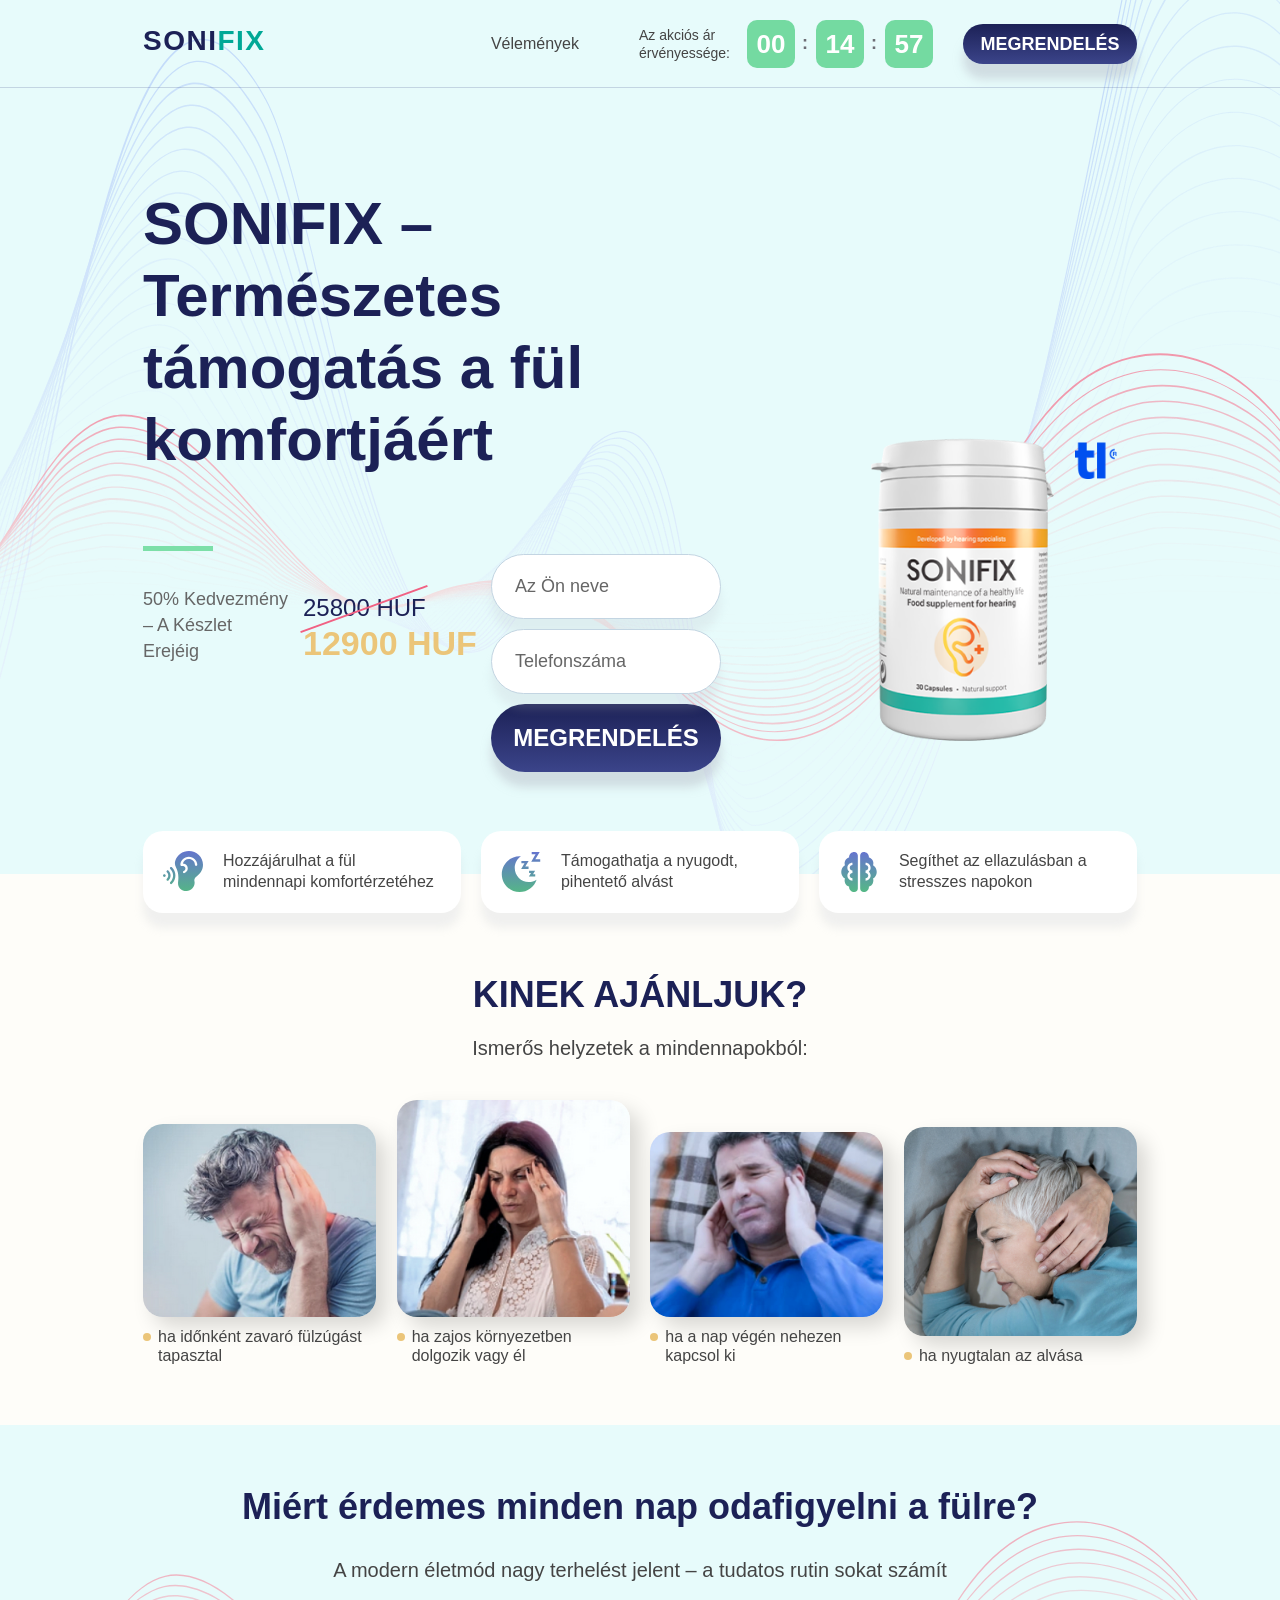
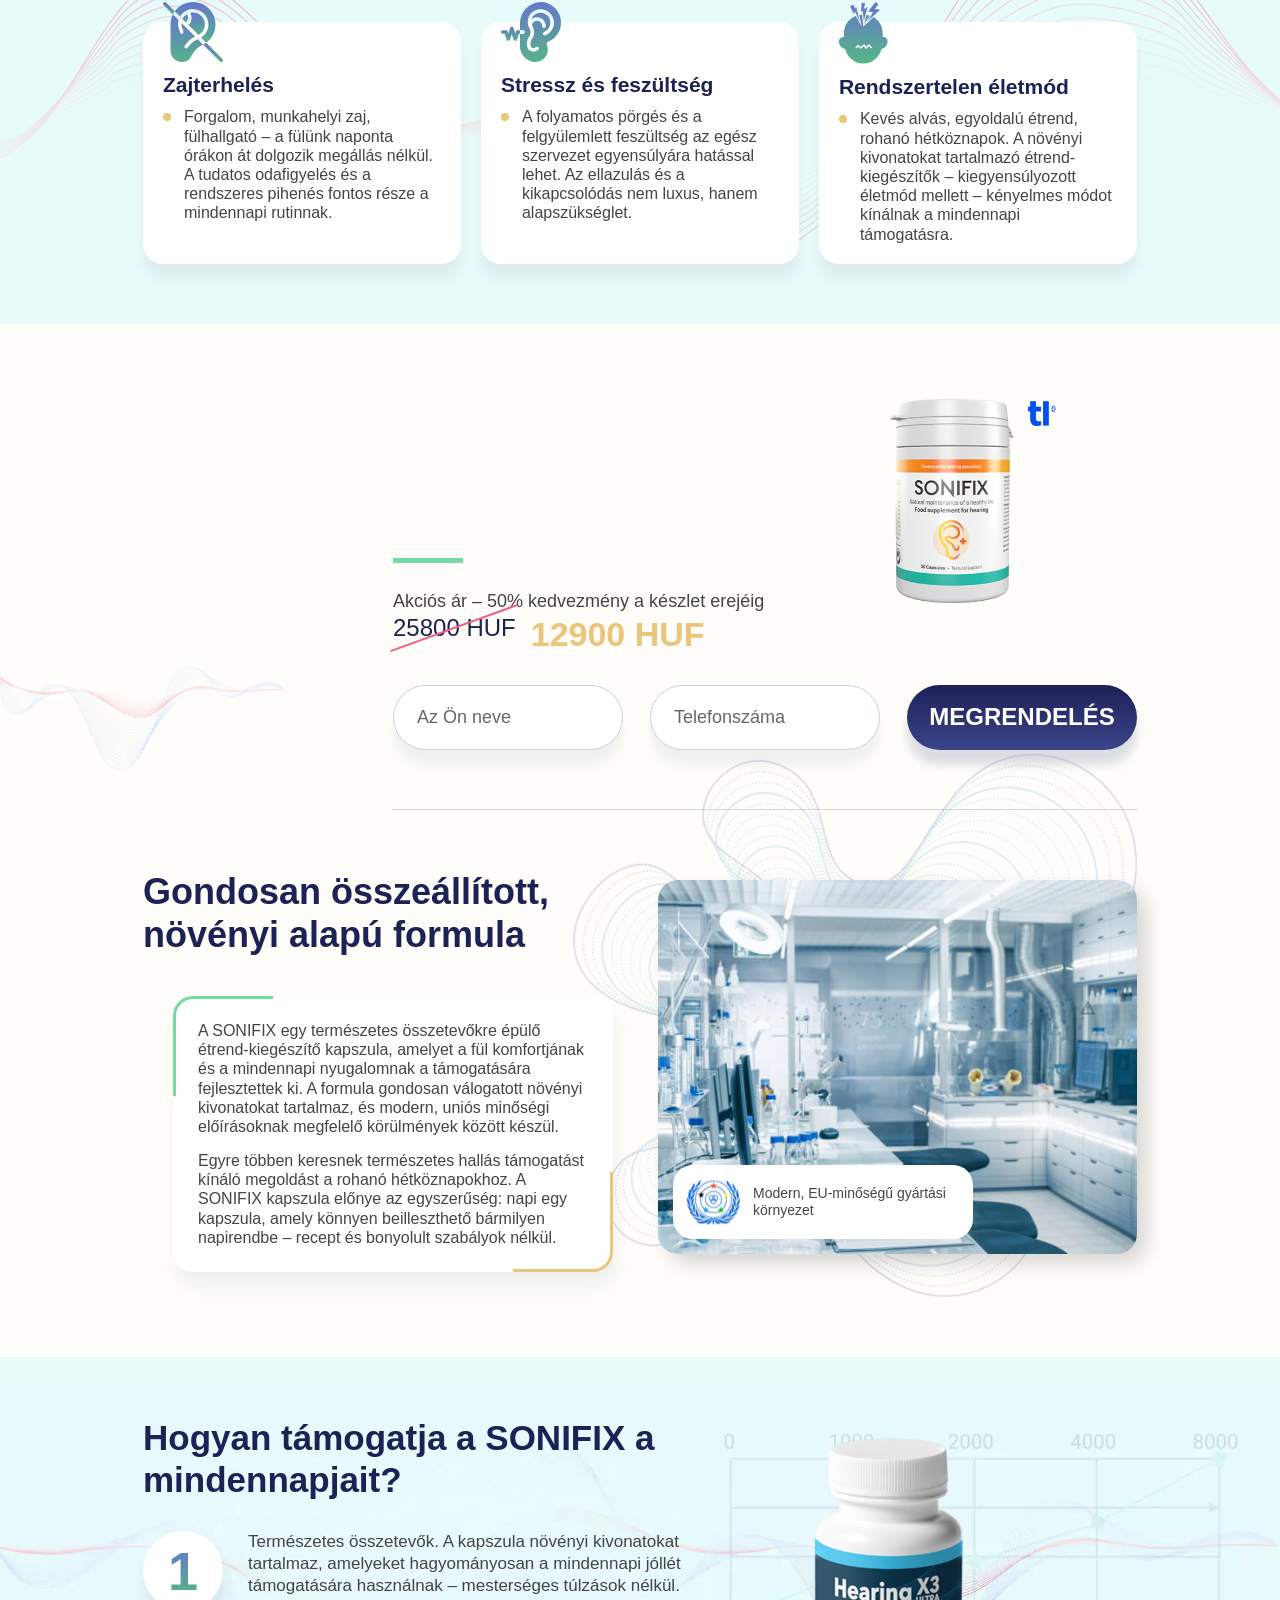
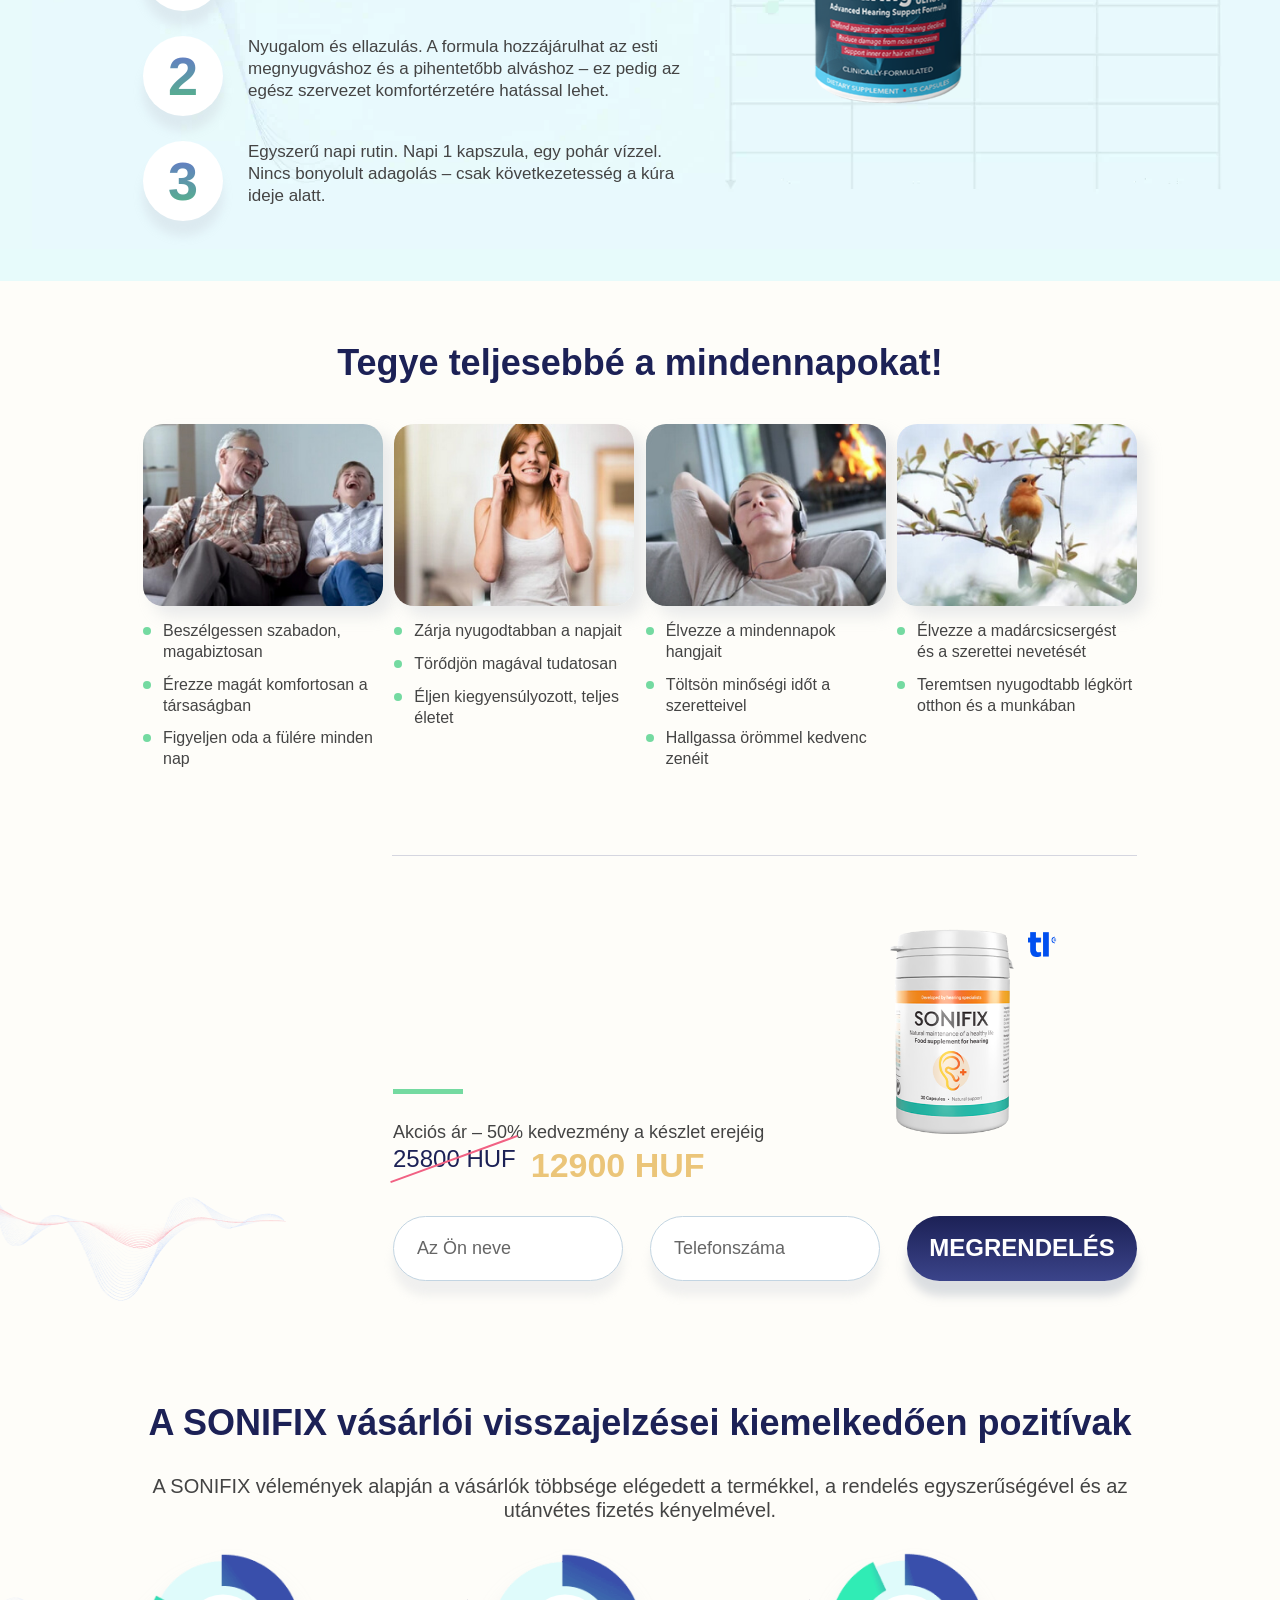
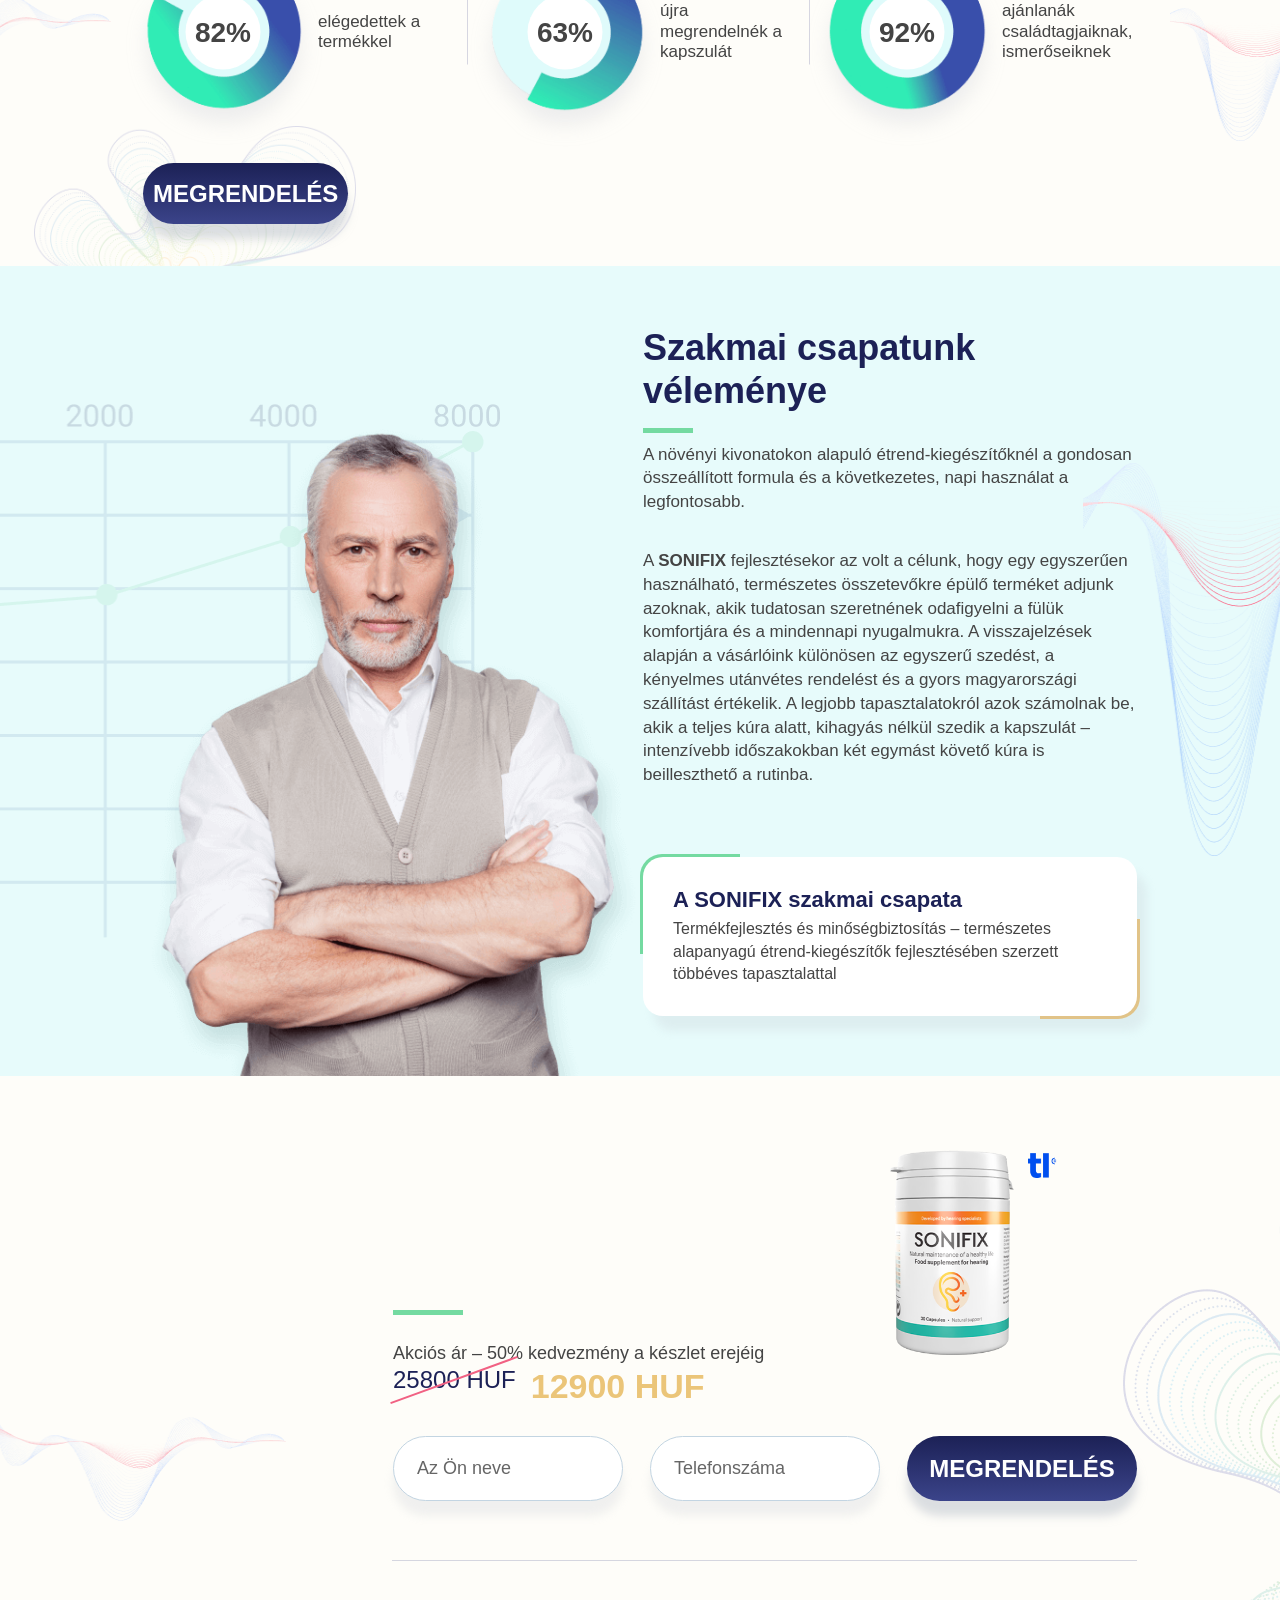
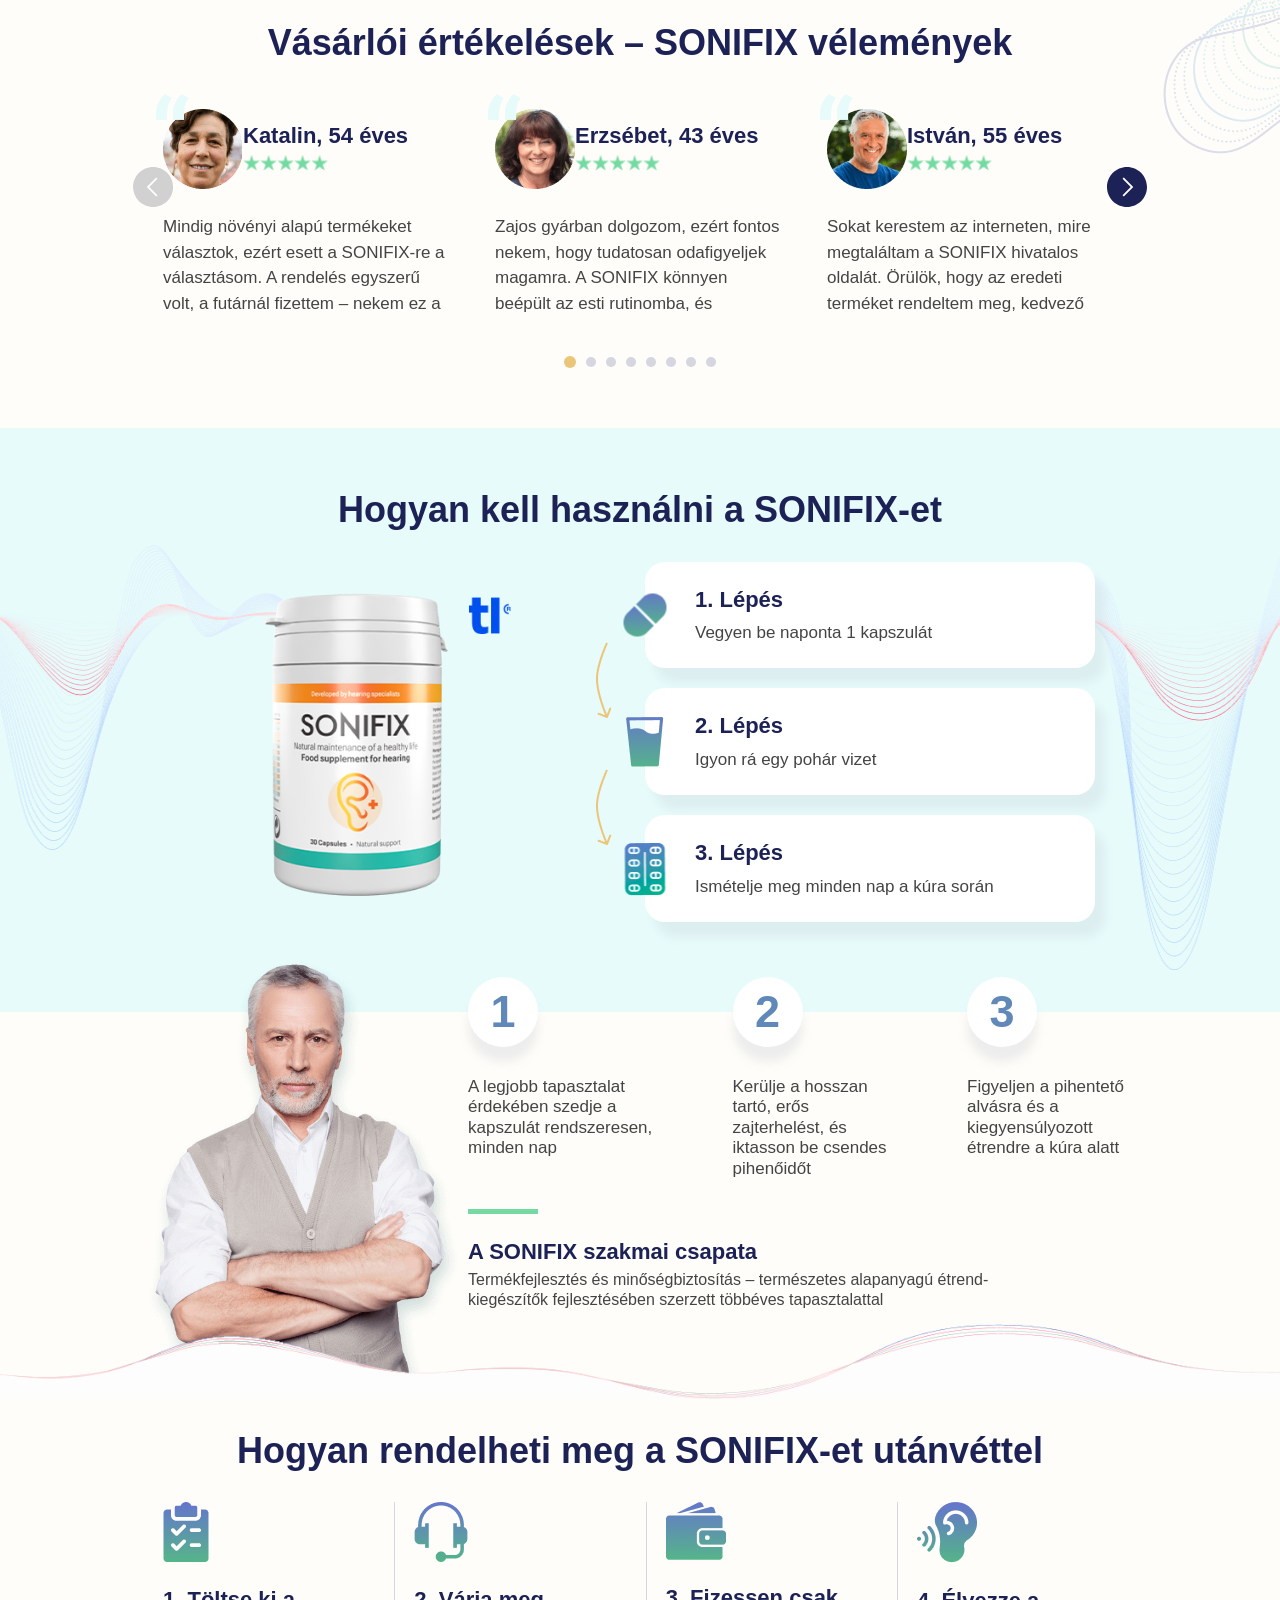
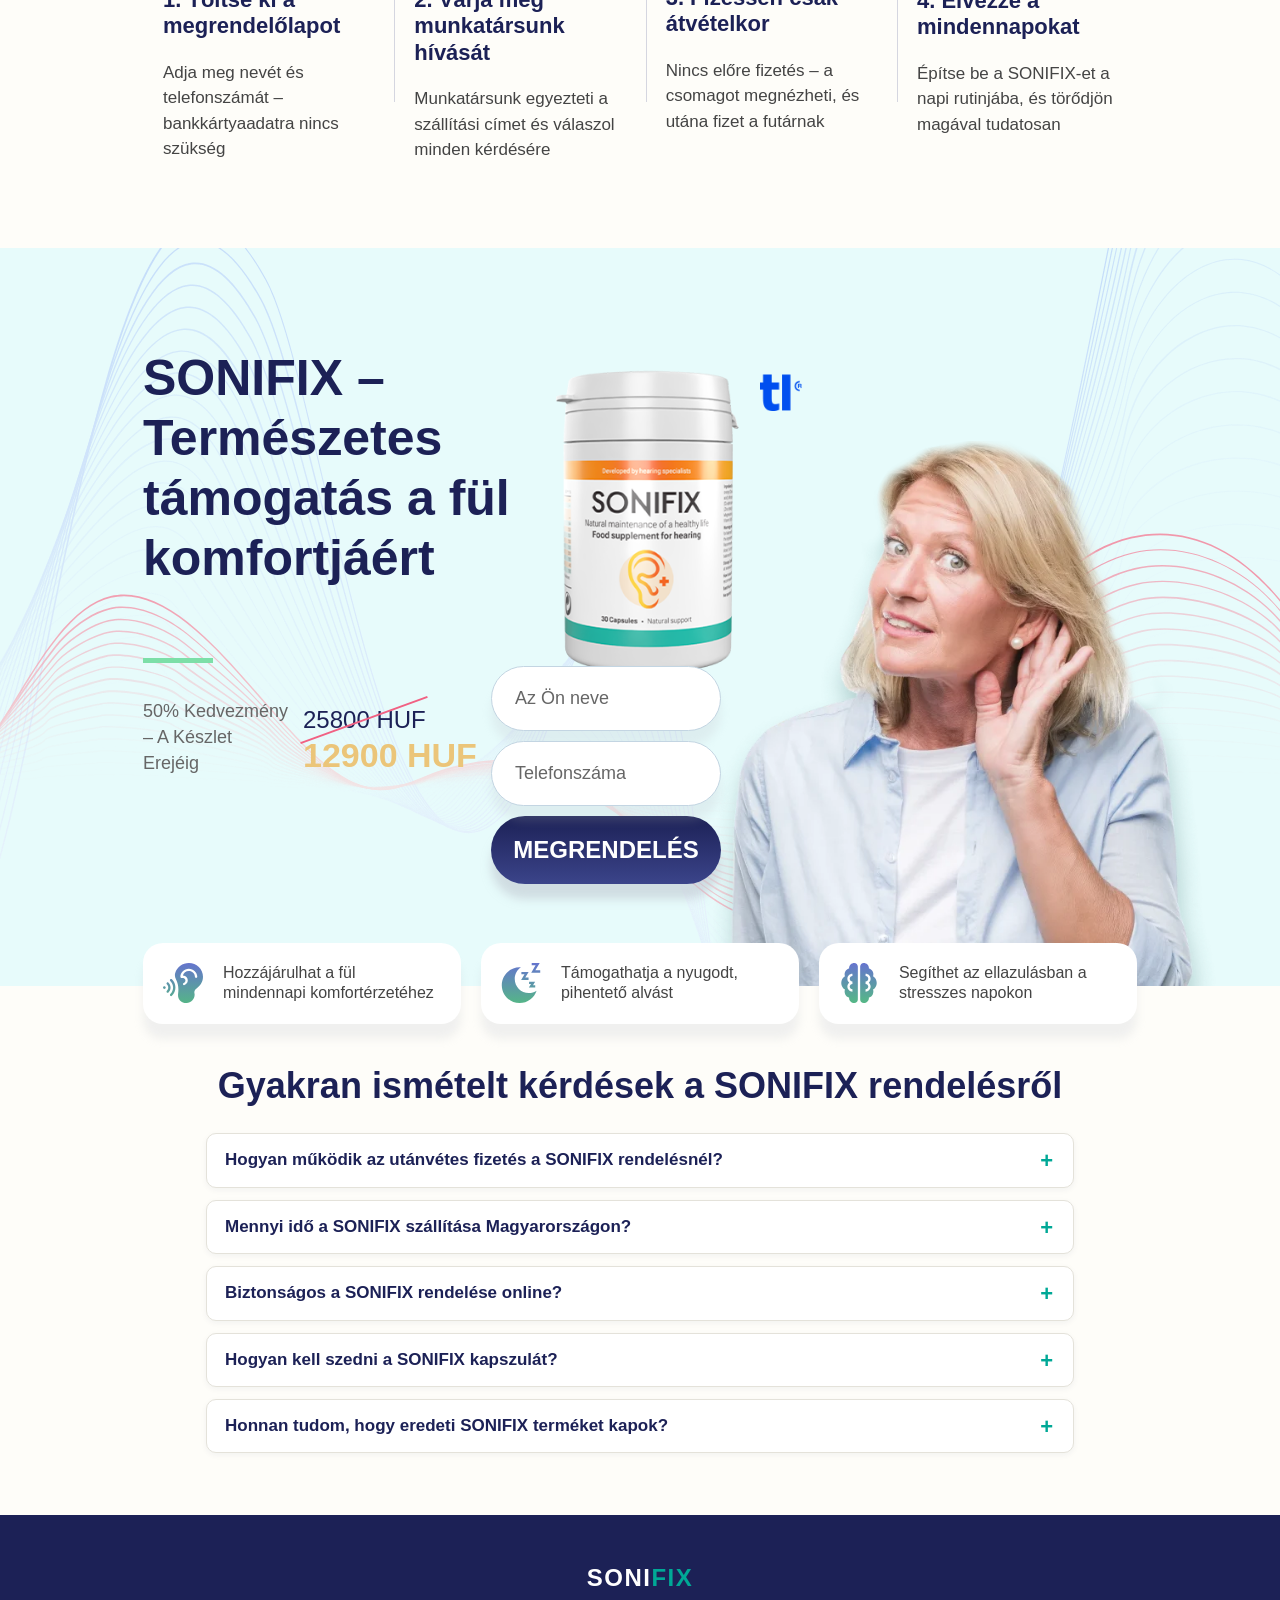
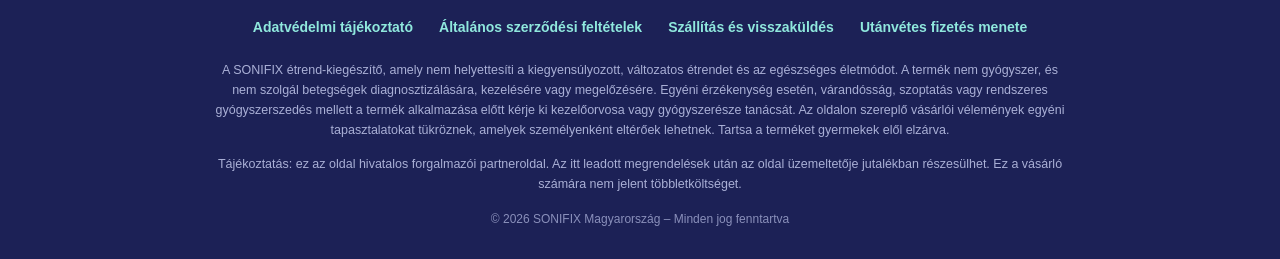
<file: index.html>
<!DOCTYPE html>
<html lang="hu-HU">
<head>
	<meta charset="UTF-8">
	<meta name="viewport" content="width=device-width, initial-scale=1.0">
	<meta http-equiv="X-UA-Compatible" content="ie=edge">
	<meta name="google-site-verification" content="OZ9y92gjrVGx7BCZrwjEiJqnUBSMea5Pd7iJuMbMOGk" />

	<!-- ===== SEO BASE ===== -->
	<title>SONIFIX – Természetes hallás támogatás kapszula | 50% kedvezmény, fizetés átvételkor</title>
	<meta name="description" content="SONIFIX kapszula – természetes összetevős étrend-kiegészítő a fül komfortjáért. Most 25 800 Ft helyett 12 900 Ft. Utánvétes fizetés: rendeljen online, fizessen csak átvételkor. Gyors szállítás Magyarországon.">
	<meta name="keywords" content="sonifix, sonifix ára, sonifix rendelés, sonifix vélemények, sonifix kapszula, sonifix utánvét, hallás támogatás kapszula, fül komfort étrend-kiegészítő, természetes hallás támogatás, sonifix eredeti, sonifix hivatalos oldal, sonifix magyarország">
	<meta name="robots" content="index, follow">
	<link rel="canonical" href="https://sonifixactive-hu.vercel.app/">

	<!-- ===== OPEN GRAPH ===== -->
	<meta property="og:type" content="website">
	<meta property="og:site_name" content="SONIFIX Magyarország">
	<meta property="og:title" content="SONIFIX – Természetes támogatás a fül komfortjáért | 12 900 Ft utánvéttel">
	<meta property="og:description" content="Növényi kivonatokon alapuló SONIFIX kapszula 50% kedvezménnyel. Nincs előre fizetés – fizessen a futárnak átvételkor. Szállítás egész Magyarországon.">
	<meta property="og:url" content="https://sonifixactive-hu.vercel.app/">
	<meta property="og:image" content="https://sonifixactive-hu.vercel.app/img/pack.png">
	<meta property="og:locale" content="hu_HU">

	<!-- ===== PERFORMANCE ===== -->
	<link rel="preconnect" href="https://sonifixactive-hu.vercel.app">
	<link rel="dns-prefetch" href="//sonifixactive-hu.vercel.app">

	<link rel="shortcut icon" href="img/favicon.png" type="image/x-icon">
	<link rel="stylesheet" href="css/style.min.css">
	<script src="js/jquery-3.3.1.js"></script>
	<style>
        .footer {
            background-color: #fefdf9!important;
        }
        .blockRedLine3103 {
		display:none!important;
		}
		/* ===== FAQ (AEO) ===== */
		.sfx-faq{max-width:900px;margin:0 auto;padding:40px 16px 50px}
		.sfx-faq h2{text-align:center;margin-bottom:26px}
		.sfx-faq details{background:#fff;border:1px solid #e4e2da;border-radius:10px;margin-bottom:12px;padding:0 18px;box-shadow:0 2px 6px rgba(28,33,86,.05)}
		.sfx-faq summary{cursor:pointer;font-weight:700;color:#1c2156;padding:16px 0;font-size:17px;list-style:none;position:relative;padding-right:28px}
		.sfx-faq summary::after{content:"+";position:absolute;right:2px;top:14px;font-size:22px;color:#00a896;font-weight:800}
		.sfx-faq details[open] summary::after{content:"−"}
		.sfx-faq p{padding:0 0 16px;color:#3a3f5c;line-height:1.55;font-size:15px}
		/* ===== E-E-A-T FOOTER (isolado do tema) ===== */
		.sfx-footer{background:#1c2156!important;color:#cfd3ea!important;padding:44px 16px 30px!important;font-family:'Open Sans',Arial,sans-serif!important;font-size:14px!important;line-height:1.6!important}
		.sfx-footer__wrap{max-width:1000px!important;margin:0 auto!important;text-align:center!important}
		.sfx-footer__brand{font-size:24px!important;font-weight:900!important;color:#fff!important;letter-spacing:1.5px!important;margin-bottom:18px!important}
		.sfx-footer__brand span{color:#00a896!important}
		.sfx-footer__links{margin:0 0 22px!important;padding:0!important;list-style:none!important;display:flex!important;flex-wrap:wrap!important;justify-content:center!important;gap:10px 26px!important}
		.sfx-footer__links a{color:#8fe8dd!important;text-decoration:none!important;font-weight:600!important}
		.sfx-footer__links a:hover{text-decoration:underline!important}
		.sfx-footer__disclaimer{max-width:860px!important;margin:0 auto 14px!important;color:#aab0d6!important;font-size:12.5px!important;text-align:center!important}
		.sfx-footer__copy{color:#8a90bb!important;font-size:12px!important;margin-top:16px!important}
	</style>
	<script type="text/javascript" src="script_land.js" defer></script>

	<!-- ===== SCHEMA MARKUP (JSON-LD @graph) ===== -->
	<script type="application/ld+json">
	{
	  "@context": "https://schema.org",
	  "@graph": [
	    {
	      "@type": "Organization",
	      "@id": "https://sonifixactive-hu.vercel.app/#organization",
	      "name": "SONIFIX Magyarország – Hivatalos Forgalmazó",
	      "url": "https://sonifixactive-hu.vercel.app/",
	      "logo": "https://sonifixactive-hu.vercel.app/img/favicon.png"
	    },
	    {
	      "@type": "WebSite",
	      "@id": "https://sonifixactive-hu.vercel.app/#website",
	      "url": "https://sonifixactive-hu.vercel.app/",
	      "name": "SONIFIX Magyarország",
	      "inLanguage": "hu-HU",
	      "publisher": { "@id": "https://sonifixactive-hu.vercel.app/#organization" }
	    },
	    {
	      "@type": "BreadcrumbList",
	      "@id": "https://sonifixactive-hu.vercel.app/#breadcrumb",
	      "itemListElement": [
	        { "@type": "ListItem", "position": 1, "name": "Főoldal", "item": "https://sonifixactive-hu.vercel.app/" },
	        { "@type": "ListItem", "position": 2, "name": "SONIFIX kapszula", "item": "https://sonifixactive-hu.vercel.app/#order" }
	      ]
	    },
	    {
	      "@type": "Product",
	      "@id": "https://sonifixactive-hu.vercel.app/#product",
	      "name": "SONIFIX kapszula",
	      "image": "https://sonifixactive-hu.vercel.app/img/pack.png",
	      "description": "SONIFIX – természetes, növényi kivonatokon alapuló étrend-kiegészítő kapszula a fül komfortjának és a mindennapi nyugalomnak a támogatására. Utánvétes fizetéssel rendelhető Magyarországon.",
	      "brand": { "@type": "Brand", "name": "SONIFIX" },
	      "aggregateRating": {
	        "@type": "AggregateRating",
	        "ratingValue": "4.7",
	        "reviewCount": "312",
	        "bestRating": "5",
	        "worstRating": "1"
	      },
	      "review": [
	        {
	          "@type": "Review",
	          "author": { "@type": "Person", "name": "Katalin" },
	          "reviewRating": { "@type": "Rating", "ratingValue": "5", "bestRating": "5" },
	          "reviewBody": "Gyors volt a szállítás, és nagyon kényelmes, hogy csak átvételkor kellett fizetnem. Elégedett vagyok a termékkel."
	        },
	        {
	          "@type": "Review",
	          "author": { "@type": "Person", "name": "József" },
	          "reviewRating": { "@type": "Rating", "ratingValue": "5", "bestRating": "5" },
	          "reviewBody": "Egyszerű volt a rendelés, a futárnál fizettem készpénzzel. A kapszulát könnyű beilleszteni a napi rutinba."
	        },
	        {
	          "@type": "Review",
	          "author": { "@type": "Person", "name": "Erzsébet" },
	          "reviewRating": { "@type": "Rating", "ratingValue": "4", "bestRating": "5" },
	          "reviewBody": "Az akciós áron rendeltem meg. A csomag pár nap alatt megérkezett, minden rendben volt az átvétellel."
	        }
	      ],
	      "offers": {
	        "@type": "Offer",
	        "url": "https://sonifixactive-hu.vercel.app/#order",
	        "priceCurrency": "HUF",
	        "price": "12900",
	        "priceValidUntil": "2026-12-31",
	        "availability": "https://schema.org/InStock",
	        "itemCondition": "https://schema.org/NewCondition",
	        "seller": { "@id": "https://sonifixactive-hu.vercel.app/#organization" }
	      }
	    },
	    {
	      "@type": "FAQPage",
	      "@id": "https://sonifixactive-hu.vercel.app/#faq",
	      "mainEntity": [
	        {
	          "@type": "Question",
	          "name": "Hogyan működik az utánvétes fizetés a SONIFIX rendelésnél?",
	          "acceptedAnswer": {
	            "@type": "Answer",
	            "text": "Töltse ki a megrendelőlapot a nevével és telefonszámával. Munkatársunk telefonon visszahívja, és egyezteti a szállítási címet. A csomagot a futárnál veszi át, és csak ekkor fizet – előre fizetés nincs."
	          }
	        },
	        {
	          "@type": "Question",
	          "name": "Mennyi idő a SONIFIX szállítása Magyarországon?",
	          "acceptedAnswer": {
	            "@type": "Answer",
	            "text": "A kiszállítás jellemzően néhány munkanapon belül megtörténik, futárszolgálattal, Magyarország egész területén. A pontos időpontot a telefonos egyeztetésnél tisztázzuk."
	          }
	        },
	        {
	          "@type": "Question",
	          "name": "Biztonságos a SONIFIX rendelése online?",
	          "acceptedAnswer": {
	            "@type": "Answer",
	            "text": "Igen. Nem kér a rendszer bankkártyaadatot és nincs előre fizetés. A csomagot átvételkor megnézheti, és csak ezután fizet a futárnak. Adatait a GDPR előírásainak megfelelően, kizárólag a rendelés teljesítéséhez kezeljük."
	          }
	        },
	        {
	          "@type": "Question",
	          "name": "Hogyan kell szedni a SONIFIX kapszulát?",
	          "acceptedAnswer": {
	            "@type": "Answer",
	            "text": "Naponta 1 kapszula, egy pohár vízzel. A rendszeres, mindennapi szedés ajánlott a kúra teljes időtartama alatt. A SONIFIX étrend-kiegészítő, amely nem helyettesíti a kiegyensúlyozott étrendet."
	          }
	        },
	        {
	          "@type": "Question",
	          "name": "Honnan tudom, hogy eredeti SONIFIX terméket kapok?",
	          "acceptedAnswer": {
	            "@type": "Answer",
	            "text": "Az eredeti SONIFIX kizárólag a hivatalos forgalmazói oldalról rendelhető meg. A gyártói csomagolásban érkező terméket átvételkor ellenőrizheti, mielőtt fizetne. Így elkerülheti a másolatokat."
	          }
	        }
	      ]
	    }
	  ]
	}
	</script>
	<!-- Google tag (gtag.js) -->
<script async src="https://www.googletagmanager.com/gtag/js?id=AW-17617394771"></script>
<script>
  window.dataLayer = window.dataLayer || [];
  function gtag(){dataLayer.push(arguments);}
  gtag('js', new Date());

  gtag('config', 'AW-17617394771');
</script>

	<script type="text/javascript">
    (function(c,l,a,r,i,t,y){
        c[a]=c[a]||function(){(c[a].q=c[a].q||[]).push(arguments)};
        t=l.createElement(r);t.async=1;t.src="https://www.clarity.ms/tag/"+i;
        y=l.getElementsByTagName(r)[0];y.parentNode.insertBefore(t,y);
    })(window, document, "clarity", "script", "xq204k77u5");
</script>

	<script defer
  data-tag="CDzk14WZ3pk9G1VlwjEoLa"
  src="https://cdn.cckdl.com/js/base.min.js">
</script>
</head>
<body class="ev-date">
	<div class="promo-bg">
		<header class="header">
			<div class="container container-big">
				<div class="header__content">
					<div class="header__logo">
						<a href="/" style="text-decoration:none;"><span style="font-size: 28px; font-weight: 900; color: #1c2156; font-family: 'Open Sans', sans-serif; letter-spacing: 1.5px;">SONI<span style="color:#00a896;">FIX</span></span></a>
					</div>
					<div class="header__main">
						<a class="header__link header__link--reviews" href="#d1">
							Vélemények
						</a>
						
						<div class="order-wrapper">
							<div class="header__timer offer-wrapper">
								<div class="timer__text">Az akciós ár érvényessége:</div>
								<div class="timer__block timer">
									<div class="timer__hours"><span class="hours"></span></div><span class="timer__dots">:</span>
									<div class="timer__minutes"><span class="minutes"></span></div><span class="timer__dots">:</span>
									<div class="timer__seconds"><span class="seconds"></span></div>
								</div>
							</div>
						</div>
						<a href="#order" class="header__btn btn ever-popup-btn">
							MEGRENDELÉS
						</a>
					</div>
					<button class="header__burger">
						<span class="header-burger__line"></span>
					</button>
				</div>
			</div>
		</header>

		<section class="promo block">
			<div class="container">
				<div class="promo__content">
					<h1 class="title promo__title">SONIFIX – Természetes támogatás a fül komfortjáért</h1>
					<div class="promo__pack">
						<img src="img/pack.png" alt="SONIFIX kapszula – természetes hallás támogatás étrend-kiegészítő">
					</div>
					<div class="promo__box">
						<div class="promo__date">
							50% kedvezmény – a készlet erejéig
						</div>
						<div class="promo__price price">
							<div class="price__old">
								<span class="x_price_previous al-cost-promo">25800 HUF</span>
							</div>
							<div class="price__new">
								<span class="x_price_current al-cost">12900 HUF</span>
							</div>
						</div>
					</div>
					<div class="promo__form">
						<form class="x_order_form form al-form" action="/api/api" method="POST">
							<select class="al-country" name="country" style="display:none"></select>
							<label class="form__input--wrap">
								<input class="form__input" placeholder="Az Ön neve" type="text" name="name" autocomplete="name">
							</label><label class="form__input--wrap">
								<input class="form__input" placeholder="Telefonszáma" type="tel" name="phone" autocomplete="tel">
							</label><button class="btn form__btn" type="submit">MEGRENDELÉS</button>
						</form>
					</div>
				</div>
			</div>
		</section>
	</div>
	<section class="sings block">
		<div class="container">
			<ul class="sings__list">
				<li class="sings__item">
					<img class="sings__icon" src="img/sign-icon-1.svg" alt="">
					<p class="sings__text">
						Hozzájárulhat a fül mindennapi komfortérzetéhez
					</p>
				</li>
				<li class="sings__item">
					<img class="sings__icon" src="img/sign-icon-2.svg" alt="">
					<p class="sings__text">
						Támogathatja a nyugodt, pihentető alvást
					</p>
				</li>
				<li class="sings__item">
					<img class="sings__icon" src="img/sign-icon-3.svg" alt="">
					<p class="sings__text">
						Segíthet az ellazulásban a stresszes napokon
					</p>
				</li>
			</ul>
			<h2 class="title sings__title">KINEK AJÁNLJUK?</h2>
			<h3 class="subtitle sings__subtitle">Ismerős helyzetek a mindennapokból:</h3>
			<ul class="sings__content">
				<li class="sings__box">
					<div class="sings__img">
						<img src="img/sing-1.jpg" alt="">
					</div>
					<h4 class="sings__name">ha időnként zavaró fülzúgást tapasztal</h4>
				</li>
				<li class="sings__box">
					<div class="sings__img">
						<img src="img/sing-2.jpg" alt="">
					</div>
					<h4 class="sings__name">ha zajos környezetben dolgozik vagy él</h4>
				</li>
				<li class="sings__box">
					<div class="sings__img">
						<img src="img/sing-3.jpg" alt="">
					</div>
					<h4 class="sings__name">ha a nap végén nehezen kapcsol ki</h4>
				</li>
				<li class="sings__box">
					<div class="sings__img">
						<img src="img/sing-4.jpg" alt="">
					</div>
					<h4 class="sings__name">ha nyugtalan az alvása</h4>
				</li>
			</ul>
		</div>
	</section>
	<section class="problem block bg">
		<div class="container">
			<h2 class="title problem__title">
				Miért érdemes minden nap odafigyelni a fülre?
			</h2>
			<h3 class="subtitle problem__subtitle">
				A modern életmód nagy terhelést jelent – a tudatos rutin sokat számít
			</h3>
			<ul class="problem__list">
				<li class="problem__item">
					<div class="problem__icon">
						<img src="img/problem-1.svg" alt="">
					</div>
					<div class="problem__info">
						<h4 class="problem__name">Zajterhelés</h4>
						<p class="problem__text">
							Forgalom, munkahelyi zaj, fülhallgató – a fülünk naponta órákon át dolgozik megállás nélkül. A tudatos odafigyelés és a rendszeres pihenés fontos része a mindennapi rutinnak.
						</p>
					</div>
				</li>
				<li class="problem__item">
					<div class="problem__icon">
						<img src="img/problem-2.svg" alt="">
					</div>
					<div class="problem__info">
						<h4 class="problem__name">Stressz és feszültség</h4>
						<p class="problem__text">
							A folyamatos pörgés és a felgyülemlett feszültség az egész szervezet egyensúlyára hatással lehet. Az ellazulás és a kikapcsolódás nem luxus, hanem alapszükséglet.
						</p>
					</div>
				</li>
				<li class="problem__item">
					<div class="problem__icon">
						<img src="img/problem-3.svg" alt="">
					</div>
					<div class="problem__info">
						<h4 class="problem__name">Rendszertelen életmód</h4>
						<p class="problem__text">
							Kevés alvás, egyoldalú étrend, rohanó hétköznapok. A növényi kivonatokat tartalmazó étrend-kiegészítők – kiegyensúlyozott életmód mellett – kényelmes módot kínálnak a mindennapi támogatásra.
						</p>
					</div>
				</li>
			</ul>
		</div>
	</section>
	<div class="action">
		<div class="container">
			<div class="action__inner block">
				<p class="action__title">
					Akciós ár – 50% kedvezmény a készlet erejéig
				</p>
				<img class="action__prod" src="img/product-4_mob.png" loading="lazy" alt="SONIFIX kapszula rendelés utánvéttel">
				<div class="action__price price">
					<div class="price__old">
						<span class="x_price_previous al-cost-promo">25800 HUF</span>
					</div>
					<div class="price__new">
						<span class="x_price_current al-cost">12900 HUF</span>
					</div>
				</div>
				<form class="action__form x_order_form form al-form" action="/api/api" method="POST">
					<select class="al-country" name="country" style="display:none"></select>
					<label class="form__input--wrap action__input">
						<input class="form__input" placeholder="Az Ön neve" type="text" name="name" autocomplete="name">
					</label><label class="form__input--wrap action__input">
						<input class="form__input" placeholder="Telefonszáma" type="tel" name="phone" autocomplete="tel">
					</label><button class="btn action__btn" type="submit">MEGRENDELÉS</button>
				</form>
			</div>
		</div>
	</div>
	<section class="technology block">
		<div class="container">
			<div class="technology__content">
				<div class="technology__info">
					<h2 class="title technology__title">
						Gondosan összeállított, növényi alapú formula
					</h2>
					<div class="technology__box">
						<p class="technology__text">
							A SONIFIX egy természetes összetevőkre épülő étrend-kiegészítő kapszula, amelyet a fül komfortjának és a mindennapi nyugalomnak a támogatására fejlesztettek ki. A formula gondosan válogatott növényi kivonatokat tartalmaz, és modern, uniós minőségi előírásoknak megfelelő körülmények között készül.
						</p>
						<p class="technology__text">
							Egyre többen keresnek természetes hallás támogatást kínáló megoldást a rohanó hétköznapokhoz. A SONIFIX kapszula előnye az egyszerűség: napi egy kapszula, amely könnyen beilleszthető bármilyen napirendbe – recept és bonyolult szabályok nélkül.
						</p>
					</div>
				</div>
				<div class="technology__img">
					<img src="img/technology-img.jpg" alt="">
					<div class="technology-img__name">
						Modern, EU-minőségű gyártási környezet
					</div>
				</div>
			</div>
		</div>
	</section>
	<section class="restore block bg">
		<div class="container">
			<div class="restore__content">
				<div class="restore__box">
					<h2 class="title restore__title">
						Hogyan támogatja a SONIFIX a mindennapjait?
					</h2>
					<ul class="restore__list">
						<li class="restore__item">
							<div class="restore__icon">
								<div class="restore-icon__text">1</div>
							</div>
							<p class="restore__text">
								<strong>Természetes összetevők.</strong> A kapszula növényi kivonatokat tartalmaz, amelyeket hagyományosan a mindennapi jóllét támogatására használnak – mesterséges túlzások nélkül.
							</p>
						</li>
						<li class="restore__item">
							<div class="restore__icon">
								<div class="restore-icon__text">2</div>
							</div>
							<p class="restore__text">
								<strong>Nyugalom és ellazulás.</strong> A formula hozzájárulhat az esti megnyugváshoz és a pihentetőbb alváshoz – ez pedig az egész szervezet komfortérzetére hatással lehet.
							</p>
						</li>
						<li class="restore__item">
							<div class="restore__icon">
								<div class="restore-icon__text">3</div>
							</div>
							<p class="restore__text">
								<strong>Egyszerű napi rutin.</strong> Napi 1 kapszula, egy pohár vízzel. Nincs bonyolult adagolás – csak következetesség a kúra ideje alatt.
							</p>
						</li>
					</ul>
				</div>
				<div class="restore__pack">
					<img src="img/pack-2.png" alt="SONIFIX természetes összetevős kapszula">
				</div>
			</div>
		</div>
	</section>
	<section class="can block">
		<div class="container">
			<h2 class="title can__title">Tegye teljesebbé a mindennapokat!</h2>
			<div class="can__content">
				<div class="can__box">
					<div class="can__img">
						<img src="img/can-1.jpg" alt="">
					</div>
					<ul class="can__list">
						<li class="can__item">Beszélgessen szabadon, magabiztosan</li>
						<li class="can__item">Érezze magát komfortosan a társaságban</li>
						<li class="can__item">Figyeljen oda a fülére minden nap</li>
					</ul>
				</div>
				<div class="can__box">
					<div class="can__img">
						<img src="img/can-2.jpg" alt="">
					</div>
					<ul class="can__list">
						<li class="can__item">Zárja nyugodtabban a napjait</li>
						<li class="can__item">Törődjön magával tudatosan</li>
						<li class="can__item">Éljen kiegyensúlyozott, teljes életet</li>
					</ul>
				</div>
				<div class="can__box">
					<div class="can__img">
						<img src="img/can-3.jpg" alt="">
					</div>
					<ul class="can__list">
						<li class="can__item">Élvezze a mindennapok hangjait</li>
						<li class="can__item">
							Töltsön minőségi időt a szeretteivel
						</li>
						<li class="can__item">Hallgassa örömmel kedvenc zenéit</li>
					</ul>
				</div>
				<div class="can__box">
					<div class="can__img">
						<img src="img/can-4.jpg" alt="">
					</div>
					<ul class="can__list">
						<li class="can__item">
							Élvezze a madárcsicsergést és a szerettei nevetését
						</li>
						<li class="can__item">
							Teremtsen nyugodtabb légkört otthon és a munkában
						</li>
					</ul>
				</div>
			</div>
		</div>
	</section>
	<div class="action">
		<div class="container">
			<div class="action__inner action__inner-top_line block">
				<p class="action__title">
					Akciós ár – 50% kedvezmény a készlet erejéig
				</p>
				<img class="action__prod" src="img/product-4_mob.png" loading="lazy" alt="SONIFIX akció – 12900 Ft utánvéttel">
				<div class="action__price price">
					<div class="price__old">
						<span class="x_price_previous al-cost-promo">25800 HUF</span>
					</div>
					<div class="price__new">
						<span class="x_price_current al-cost">12900 HUF</span>
					</div>
				</div>
				<form class="action__form x_order_form form al-form" action="/api/api" method="POST">
					<select class="al-country" name="country" style="display:none"></select>
					<label class="form__input--wrap action__input">
						<input class="form__input" placeholder="Az Ön neve" type="text" name="name" autocomplete="name">
					</label><label class="form__input--wrap action__input">
						<input class="form__input" placeholder="Telefonszáma" type="tel" name="phone" autocomplete="tel">
					</label><button class="btn action__btn" type="submit">MEGRENDELÉS</button>
				</form>
			</div>
		</div>
	</div>

	<section class="testing block">
		<div class="container">
			<h2 class="testing__title title">
				A SONIFIX vásárlói visszajelzései kiemelkedően pozitívak
			</h2>
			<p class="testing__subtitle">
				A SONIFIX vélemények alapján a vásárlók többsége elégedett a termékkel, a rendelés egyszerűségével és az utánvétes fizetés kényelmével.
			</p>
			<div class="testing__content">
				<div class="testing__item">
					<div class="testing__item-image testing__item-image-1">
						<img src="img/testing_image-1.png" loading="lazy" alt="">
					</div>
					<p class="testing__item-text">elégedettek a termékkel</p>
				</div>
				<div class="testing__item">
					<div class="testing__item-image testing__item-image-2">
						<img src="img/testing_image-2.png" loading="lazy" alt="">
					</div>
					<p class="testing__item-text">
						újra megrendelnék a kapszulát
					</p>
				</div>
				<div class="testing__item">
					<div class="testing__item-image testing__item-image-3">
						<img src="img/testing_image-3.png" loading="lazy" alt="">
					</div>
					<p class="testing__item-text">
						ajánlanák családtagjaiknak, ismerőseiknek
					</p>
				</div>
			</div>
			<a href="#order" class="btn testing__btn ever-popup-btn">MEGRENDELÉS</a>
		</div>
	</section>
	<section class="expert">
		<div class="container">
			<div class="expert__inner block">
				<h2 class="expert__title title">Szakmai csapatunk véleménye</h2>
				<p class="expert__text expert__line">
					A növényi kivonatokon alapuló étrend-kiegészítőknél a gondosan összeállított formula és a következetes, napi használat a legfontosabb.
				</p>
				<p class="expert__text">
					A <span class="text-bold">SONIFIX</span> fejlesztésekor az volt a célunk, hogy egy egyszerűen használható, természetes összetevőkre épülő terméket adjunk azoknak, akik tudatosan szeretnének odafigyelni a fülük komfortjára és a mindennapi nyugalmukra. A visszajelzések alapján a vásárlóink különösen az egyszerű szedést, a kényelmes utánvétes rendelést és a gyors magyarországi szállítást értékelik. A legjobb tapasztalatokról azok számolnak be, akik a teljes kúra alatt, kihagyás nélkül szedik a kapszulát – intenzívebb időszakokban két egymást követő kúra is beilleszthető a rutinba.
				</p>
				<div class="expert__info-wrapper">
					<div class="expert__info">
						<p class="expert__name text-bold">A SONIFIX szakmai csapata</p>
						<p class="expert__pos">
							Termékfejlesztés és minőségbiztosítás – természetes alapanyagú étrend-kiegészítők fejlesztésében szerzett többéves tapasztalattal
						</p>
					</div>
				</div>
				<img class="expert__image" src="img/expert_image.png" loading="lazy" alt="">
			</div>
		</div>
	</section>
	<section class="reviews" id="reviews">
		<div class="action">
			<div class="container">
				<div class="action__inner block">
					<p class="action__title">
						Akciós ár – 50% kedvezmény a készlet erejéig
					</p>
					<img class="action__prod" src="img/product-4_mob.png" loading="lazy" alt="SONIFIX eredeti termék a hivatalos oldalról">
					<div class="action__price price">
						<div class="price__old">
							<span class="x_price_previous al-cost-promo">25800 HUF</span>
						</div>
						<div class="price__new">
							<span class="x_price_current al-cost">12900 HUF</span>
						</div>
					</div>
					<form class="action__form x_order_form form al-form" action="/api/api" method="POST">
						<select class="al-country" name="country" style="display:none"></select>
						<label class="form__input--wrap action__input">
							<input class="form__input" placeholder="Az Ön neve" type="text" name="name" autocomplete="name">
						</label><label class="form__input--wrap action__input">
							<input class="form__input" placeholder="Telefonszáma" type="tel" name="phone" autocomplete="tel">
						</label><button class="btn action__btn" type="submit">MEGRENDELÉS</button>
					</form>
				</div>
			</div>
		</div>
		<div class="container">
			<div class="reviews__inner block" id="d1">
				<h2 class="reviews__title title">Vásárlói értékelések – SONIFIX vélemények</h2>
				<div class="reviews__content reviews__slider">
					<div class="reviews__item">
						<div class="reviews__item-header">
							<img src="img/reviews_ava-1.png" loading="lazy" alt="">
							<div class="reviews__item-info">
								<p class="reviews__item-name text-bold">Katalin, 54 éves</p>
								<p class="reviews__item-stars"></p>
							</div>
						</div>
						<div class="reviews__item-text">
							Mindig növényi alapú termékeket választok, ezért esett a SONIFIX-re a választásom. A rendelés egyszerű volt, a futárnál fizettem – nekem ez a legmegnyugtatóbb megoldás.
						</div>
					</div>
					<div class="reviews__item">
						<div class="reviews__item-header">
							<img src="img/reviews_ava-2.png" loading="lazy" alt="">
							<div class="reviews__item-info">
								<p class="reviews__item-name text-bold">Erzsébet, 43 éves</p>
								<p class="reviews__item-stars"></p>
							</div>
						</div>
						<div class="reviews__item-text">
							Zajos gyárban dolgozom, ezért fontos nekem, hogy tudatosan odafigyeljek magamra. A SONIFIX könnyen beépült az esti rutinomba, és nyugodtabban zárom a napjaimat.
						</div>
					</div>
					<div class="reviews__item">
						<div class="reviews__item-header">
							<img src="img/reviews_ava-3.png" loading="lazy" alt="">
							<div class="reviews__item-info">
								<p class="reviews__item-name text-bold">István, 55 éves</p>
								<p class="reviews__item-stars"></p>
							</div>
						</div>
						<div class="reviews__item-text">
							Sokat kerestem az interneten, mire megtaláltam a SONIFIX hivatalos oldalát. Örülök, hogy az eredeti terméket rendeltem meg, kedvező áron. A szállítás gyors volt.
						</div>
					</div>
					<div class="reviews__item">
						<div class="reviews__item-header">
							<img src="img/reviews_ava-4.png" loading="lazy" alt="">
							<div class="reviews__item-info">
								<p class="reviews__item-name text-bold">Gábor, 33 éves</p>
								<p class="reviews__item-stars"></p>
							</div>
						</div>
						<div class="reviews__item-text">
							Sok pozitív véleményt olvastam a SONIFIX-ről, ezért kipróbáltam. A telefonos egyeztetés gyors és udvarias volt, a csomag pár nap alatt megérkezett. Nem bántam meg, tervezem a következő kúrát is.
						</div>
						<div class="reviews__item-more"></div>
					</div>
					<div class="reviews__item">
						<div class="reviews__item-header">
							<img src="img/reviews_ava-5.png" loading="lazy" alt="">
							<div class="reviews__item-info">
								<p class="reviews__item-name text-bold">
									Mária, 65 éves
								</p>
								<p class="reviews__item-stars"></p>
							</div>
						</div>
						<div class="reviews__item-text">
							A férjemnek rendeltem meg. Nagyon tetszett, hogy nem kellett előre fizetni – átvételkor rendeztük az összeget a futárnál. Másfél hónapja része a mindennapjainknak, és elégedettek vagyunk.
						</div>
						<div class="reviews__item-more"></div>
					</div>
					<div class="reviews__item">
						<div class="reviews__item-header">
							<img src="img/reviews_ava-6.png" loading="lazy" alt="">
							<div class="reviews__item-info">
								<p class="reviews__item-name text-bold">
									Zsuzsanna, 44 éves
								</p>
								<p class="reviews__item-stars"></p>
							</div>
						</div>
						<div class="reviews__item-text">
							Édesanyámnak kerestem természetes összetevőjű terméket, és így találtam rá a SONIFIX-re. A rendelés menete nagyon egyszerű volt, anyukám pedig örült, hogy csak a csomag átvételekor kellett fizetnie.
						</div>
						<div class="reviews__item-more"></div>
					</div>
					<div class="reviews__item">
						<div class="reviews__item-header">
							<img src="img/reviews_ava-7.png" loading="lazy" alt="">
							<div class="reviews__item-info">
								<p class="reviews__item-name text-bold">Éva, 67 éves</p>
								<p class="reviews__item-stars"></p>
							</div>
						</div>
						<div class="reviews__item-text">
							Egy hónapja szedem a kapszulát a napi rutinom részeként. Egyszerű bevenni, és jó érzés, hogy természetes összetevőket tartalmaz. Az akciós ár miatt különösen megérte.
						</div>
					</div>
					<div class="reviews__item">
						<div class="reviews__item-header">
							<img src="img/reviews_ava-8.png" loading="lazy" alt="">
							<div class="reviews__item-info">
								<p class="reviews__item-name text-bold">József, 57 éves</p>
								<p class="reviews__item-stars"></p>
							</div>
						</div>
						<div class="reviews__item-text">
							Először óvatos voltam az online rendeléssel, de itt nem kértek bankkártyaadatot. A futárnál fizettem készpénzzel, miután megnéztem a csomagot. Így már nyugodt szívvel rendelem a második kúrát is.
						</div>
						<div class="reviews__item-more"></div>
					</div>
					<div class="reviews__item">
						<div class="reviews__item-header">
							<img src="img/reviews_ava-9.png" loading="lazy" alt="">
							<div class="reviews__item-info">
								<p class="reviews__item-name text-bold">Dóra, 29 éves</p>
								<p class="reviews__item-stars"></p>
							</div>
						</div>
						<div class="reviews__item-text">
							Az apukámnak vettem, aki egész életében zajos építkezésen dolgozott. Két hónapja szedi minden nap, és ő maga kérte, hogy rendeljem meg neki újra. Ez nálam a legjobb visszajelzés.
						</div>
						<div class="reviews__item-more"></div>
					</div>
					<div class="reviews__item">
						<div class="reviews__item-header">
							<img src="img/reviews_ava-10.png" loading="lazy" alt="">
							<div class="reviews__item-info">
								<p class="reviews__item-name text-bold">Ágnes, 55 éves</p>
								<p class="reviews__item-stars"></p>
							</div>
						</div>
						<div class="reviews__item-text">
							Zeneiskolában tanítok, így számomra kiemelten fontos, hogy tudatosan törődjek a fülemmel. Az egyik kolléganőm ajánlotta a SONIFIX-et. A rendelés gördülékeny volt, és a kapszula azóta az esti rutinom része.
						</div>
						<div class="reviews__item-more"></div>
					</div>
				</div>
			</div>
		</div>
	</section>
	<section class="use block">
		<div class="container">
			<h2 class="use__title title">Hogyan kell használni a SONIFIX-et</h2>
			<div class="use__inner">
				<ul class="use__content">
					<li class="use__item">
						<img class="use__item-image" src="img/use_item_image-1.png" loading="lazy" alt="">
						<p class="use__item-title text-bold">1. Lépés</p>
						<p class="use__item-text">Vegyen be naponta 1 kapszulát</p>
					</li>
					<li class="use__item">
						<img class="use__item-image" src="img/use_item_image-2.png" loading="lazy" alt="">
						<p class="use__item-title text-bold">2. Lépés</p>
						<p class="use__item-text">Igyon rá egy pohár vizet</p>
					</li>
					<li class="use__item">
						<img class="use__item-image" src="img/use_item_image-3.png" loading="lazy" alt="">
						<p class="use__item-title text-bold">3. Lépés</p>
						<p class="use__item-text">Ismételje meg minden nap a kúra során</p>
					</li>
				</ul>
				<div class="use__image">
					<img class="use__prod" src="img/product-4_mob.png" loading="lazy" alt="SONIFIX napi adagolás – 1 kapszula naponta">
				</div>
			</div>
		</div>
	</section>
	<div class="recommend">
		<div class="container">
			<div class="recommend__inner block">
				<img class="recommend__image" src="img/expert_image.png" loading="lazy" alt="">
				<ul class="recommend__list">
					<li class="recommend__item recommend__item-1">
						A legjobb tapasztalat érdekében szedje a kapszulát rendszeresen, minden nap
					</li>
					<li class="recommend__item recommend__item-2">
						Kerülje a hosszan tartó, erős zajterhelést, és iktasson be csendes pihenőidőt
					</li>
					<li class="recommend__item recommend__item-3">
						Figyeljen a pihentető alvásra és a kiegyensúlyozott étrendre a kúra alatt
					</li>
				</ul>
				<p class="recommend__name text-bold">A SONIFIX szakmai csapata</p>
				<p class="recommend__pos">
					Termékfejlesztés és minőségbiztosítás – természetes alapanyagú étrend-kiegészítők fejlesztésében szerzett többéves tapasztalattal
				</p>
			</div>
		</div>
	</div>
	<section class="order block">
		<div class="container">
			<h2 class="order__title title">Hogyan rendelheti meg a SONIFIX-et utánvéttel</h2>
			<div class="order__content">
				<div class="order__item">
					<img class="order__item-image" src="img/order_image-1.png" loading="lazy" alt="">
					<p class="order__item-title text-bold">1. Töltse ki a megrendelőlapot</p>
					<p class="order__item-text">Adja meg nevét és telefonszámát – bankkártyaadatra nincs szükség</p>
				</div>
				<div class="order__item">
					<img class="order__item-image" src="img/order_image-2.png" loading="lazy" alt="">
					<p class="order__item-title text-bold">
						2. Várja meg munkatársunk hívását
					</p>
					<p class="order__item-text">
						Munkatársunk egyezteti a szállítási címet és válaszol minden kérdésére
					</p>
				</div>
				<div class="order__item">
					<img class="order__item-image" src="img/order_image-3.png" loading="lazy" alt="">
					<p class="order__item-title text-bold">3. Fizessen csak átvételkor</p>
					<p class="order__item-text">Nincs előre fizetés – a csomagot megnézheti, és utána fizet a futárnak</p>
				</div>
				<div class="order__item">
					<img class="order__item-image" src="img/order_image-4.png" loading="lazy" alt="">
					<p class="order__item-title text-bold">4. Élvezze a mindennapokat</p>
					<p class="order__item-text">
						Építse be a SONIFIX-et a napi rutinjába, és törődjön magával tudatosan
					</p>
				</div>
			</div>
		</div>
	</section>
	<div class="promo-bg" id="order">
		<section class="promo block promo-bottom">
			<div class="container">
				<div class="promo__content">
					<h2 class="title promo__title">
						SONIFIX – Természetes támogatás a fül komfortjáért
					</h2>
					<div class="promo__pack">
						<img src="img/pack.png" alt="SONIFIX kapszula megrendelés – fizetés átvételkor">
					</div>
					<div class="promo__box">
						<div class="promo__date">
							50% kedvezmény – a készlet erejéig
						</div>
						<div class="promo__price price">
							<div class="price__old">
								<span class="x_price_previous al-cost-promo">25800 HUF</span>
							</div>
							<div class="price__new">
								<span class="x_price_current al-cost">12900 HUF</span>
							</div>
						</div>
					</div>
					<div class="promo__form">
						<form class="x_order_form form al-form" action="/api/api" method="POST">
							<select class="al-country" name="country" style="display:none"></select>
							<label class="form__input--wrap">
								<input class="form__input" placeholder="Az Ön neve" type="text" name="name" autocomplete="name">
							</label><label class="form__input--wrap">
								<input class="form__input" placeholder="Telefonszáma" type="tel" name="phone" autocomplete="tel">
							</label><button class="btn form__btn" type="submit">MEGRENDELÉS</button>
						</form>
					</div>
				</div>
			</div>
		</section>
	</div>
	<div class="sign-bottom block">
		<div class="container">
			<ul class="sings__list">
				<li class="sings__item">
					<img class="sings__icon" src="img/sign-icon-1.svg" alt="">
					<p class="sings__text">
						Hozzájárulhat a fül mindennapi komfortérzetéhez
					</p>
				</li>
				<li class="sings__item">
					<img class="sings__icon" src="img/sign-icon-2.svg" alt="">
					<p class="sings__text">
						Támogathatja a nyugodt, pihentető alvást
					</p>
				</li>
				<li class="sings__item">
					<img class="sings__icon" src="img/sign-icon-3.svg" alt="">
					<p class="sings__text">
						Segíthet az ellazulásban a stresszes napokon
					</p>
				</li>
			</ul>
		</div>
	</div>

	<!-- ===== GYIK / FAQ (AEO – paridade exata com o Schema FAQPage) ===== -->
	<section class="sfx-faq" id="gyik">
		<h2 class="title">Gyakran ismételt kérdések a SONIFIX rendelésről</h2>
		<details>
			<summary>Hogyan működik az utánvétes fizetés a SONIFIX rendelésnél?</summary>
			<p>Töltse ki a megrendelőlapot a nevével és telefonszámával. Munkatársunk telefonon visszahívja, és egyezteti a szállítási címet. A csomagot a futárnál veszi át, és csak ekkor fizet – előre fizetés nincs.</p>
		</details>
		<details>
			<summary>Mennyi idő a SONIFIX szállítása Magyarországon?</summary>
			<p>A kiszállítás jellemzően néhány munkanapon belül megtörténik, futárszolgálattal, Magyarország egész területén. A pontos időpontot a telefonos egyeztetésnél tisztázzuk.</p>
		</details>
		<details>
			<summary>Biztonságos a SONIFIX rendelése online?</summary>
			<p>Igen. Nem kér a rendszer bankkártyaadatot és nincs előre fizetés. A csomagot átvételkor megnézheti, és csak ezután fizet a futárnak. Adatait a GDPR előírásainak megfelelően, kizárólag a rendelés teljesítéséhez kezeljük.</p>
		</details>
		<details>
			<summary>Hogyan kell szedni a SONIFIX kapszulát?</summary>
			<p>Naponta 1 kapszula, egy pohár vízzel. A rendszeres, mindennapi szedés ajánlott a kúra teljes időtartama alatt. A SONIFIX étrend-kiegészítő, amely nem helyettesíti a kiegyensúlyozott étrendet.</p>
		</details>
		<details>
			<summary>Honnan tudom, hogy eredeti SONIFIX terméket kapok?</summary>
			<p>Az eredeti SONIFIX kizárólag a hivatalos forgalmazói oldalról rendelhető meg. A gyártói csomagolásban érkező terméket átvételkor ellenőrizheti, mielőtt fizetne. Így elkerülheti a másolatokat.</p>
		</details>
	</section>

	<!-- ===== E-E-A-T COMPLIANCE FOOTER ===== -->
	<footer class="sfx-footer">
		<div class="sfx-footer__wrap">
			<div class="sfx-footer__brand">SONI<span>FIX</span></div>
			<ul class="sfx-footer__links">
				<li><a href="adatvedelem.html">Adatvédelmi tájékoztató</a></li>
				<li><a href="aszf.html">Általános szerződési feltételek</a></li>
				<li><a href="szallitas.html">Szállítás és visszaküldés</a></li>
				<li><a href="utanvet.html">Utánvétes fizetés menete</a></li>
			</ul>
			<p class="sfx-footer__disclaimer">
				A SONIFIX étrend-kiegészítő, amely nem helyettesíti a kiegyensúlyozott, változatos étrendet és az egészséges életmódot. A termék nem gyógyszer, és nem szolgál betegségek diagnosztizálására, kezelésére vagy megelőzésére. Egyéni érzékenység esetén, várandósság, szoptatás vagy rendszeres gyógyszerszedés mellett a termék alkalmazása előtt kérje ki kezelőorvosa vagy gyógyszerésze tanácsát. Az oldalon szereplő vásárlói vélemények egyéni tapasztalatokat tükröznek, amelyek személyenként eltérőek lehetnek. Tartsa a terméket gyermekek elől elzárva.
			</p>
			<p class="sfx-footer__disclaimer">
				Tájékoztatás: ez az oldal hivatalos forgalmazói partneroldal. Az itt leadott megrendelések után az oldal üzemeltetője jutalékban részesülhet. Ez a vásárló számára nem jelent többletköltséget.
			</p>
			<p class="sfx-footer__copy">© 2026 SONIFIX Magyarország – Minden jog fenntartva</p>
		</div>
	</footer>

	<script src="js/index.js"></script>
	<script src="js/terradrew.js"></script>
	<script src="/tl-validator.js?country=hu&label=false"></script>
</body>
</html>
</file>
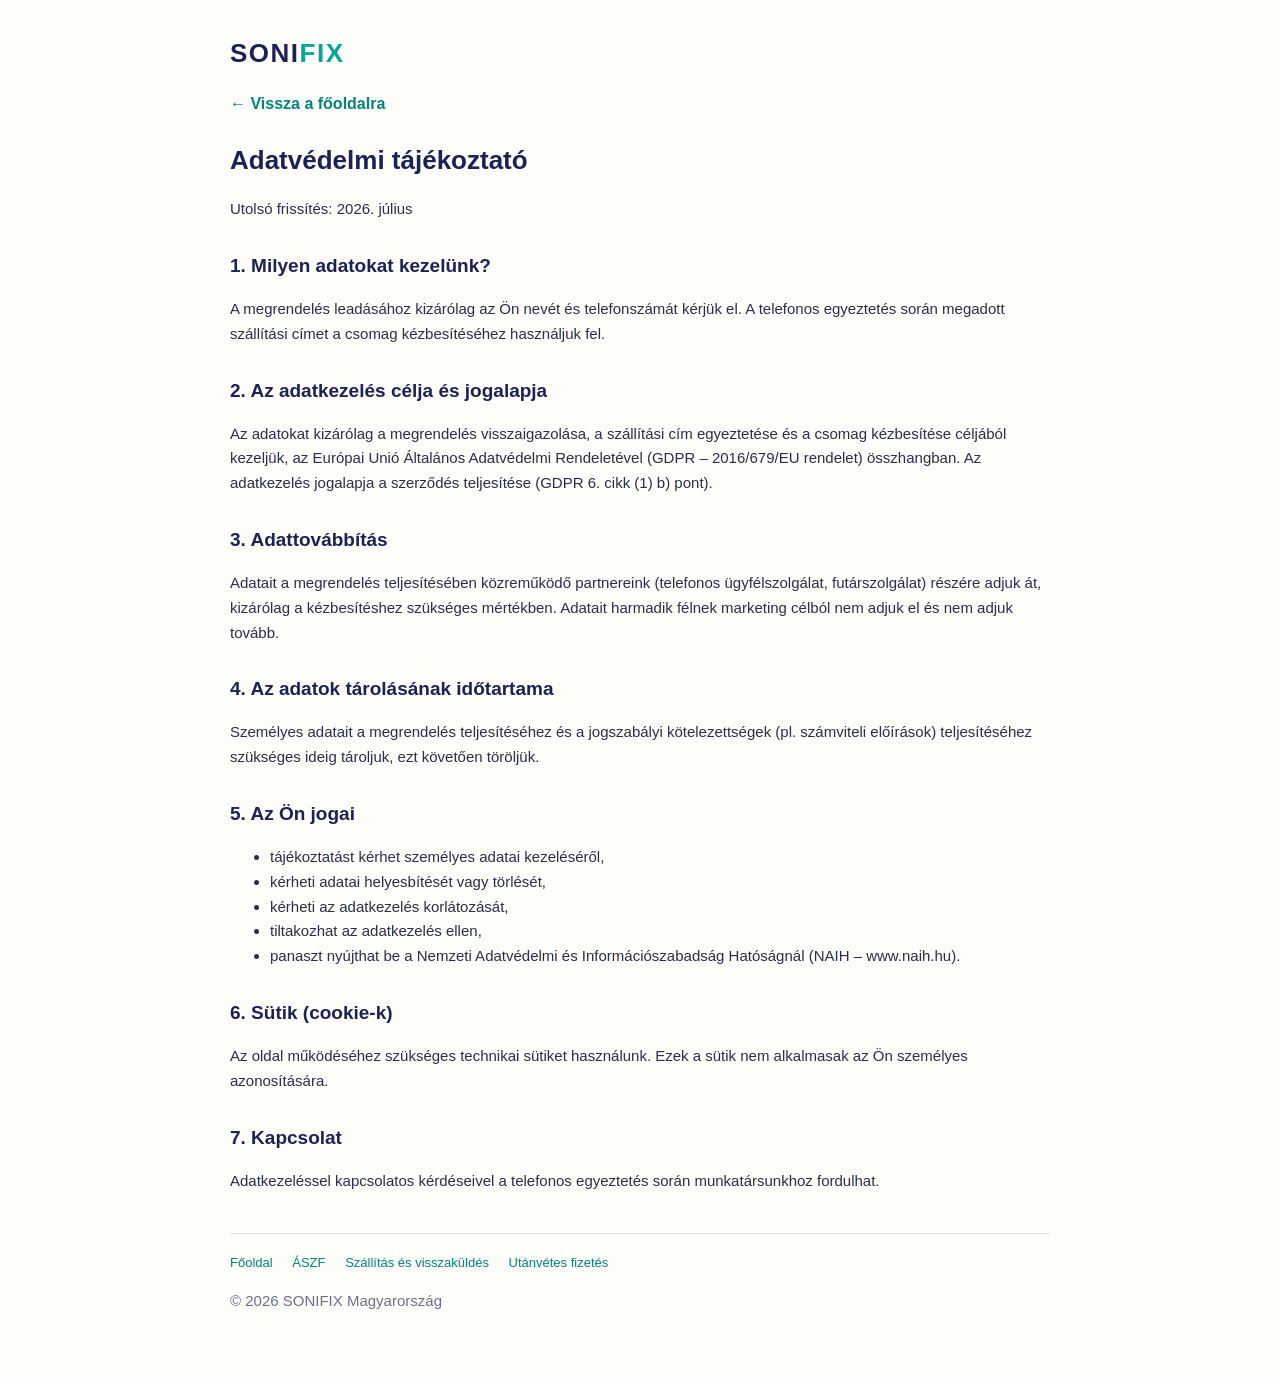
<file: adatvedelem.html>
<!DOCTYPE html>
<html lang="hu-HU">
<head>
<meta charset="UTF-8">
<meta name="viewport" content="width=device-width, initial-scale=1.0">
<title>Adatvédelmi tájékoztató – SONIFIX Magyarország</title>
<meta name="robots" content="noindex, follow">
<style>
body{font-family:'Open Sans',Arial,sans-serif;color:#2a2e4d;background:#fefdf9;margin:0;line-height:1.65}
.wrap{max-width:820px;margin:0 auto;padding:32px 18px 50px}
.brand{font-size:26px;font-weight:900;color:#1c2156;letter-spacing:1.5px;text-decoration:none;display:inline-block;margin-bottom:6px}
.brand span{color:#00a896}
h1{color:#1c2156;font-size:26px;margin:18px 0 6px}
h2{color:#1c2156;font-size:19px;margin-top:28px}
p,li{font-size:15px}
a{color:#00857a}
.back{display:inline-block;margin:10px 0 4px;font-weight:700;text-decoration:none;color:#00857a}
footer{border-top:1px solid #e4e2da;margin-top:40px;padding-top:18px;font-size:13px;color:#6a6f92}
footer a{margin-right:16px;color:#00857a;text-decoration:none}
</style>
</head>
<body>
<div class="wrap">
<a class="brand" href="index.html">SONI<span>FIX</span></a><br>
<a class="back" href="index.html">← Vissza a főoldalra</a>
<h1>Adatvédelmi tájékoztató</h1>
<p>Utolsó frissítés: 2026. július</p>

<h2>1. Milyen adatokat kezelünk?</h2>
<p>A megrendelés leadásához kizárólag az Ön nevét és telefonszámát kérjük el. A telefonos egyeztetés során megadott szállítási címet a csomag kézbesítéséhez használjuk fel.</p>

<h2>2. Az adatkezelés célja és jogalapja</h2>
<p>Az adatokat kizárólag a megrendelés visszaigazolása, a szállítási cím egyeztetése és a csomag kézbesítése céljából kezeljük, az Európai Unió Általános Adatvédelmi Rendeletével (GDPR – 2016/679/EU rendelet) összhangban. Az adatkezelés jogalapja a szerződés teljesítése (GDPR 6. cikk (1) b) pont).</p>

<h2>3. Adattovábbítás</h2>
<p>Adatait a megrendelés teljesítésében közreműködő partnereink (telefonos ügyfélszolgálat, futárszolgálat) részére adjuk át, kizárólag a kézbesítéshez szükséges mértékben. Adatait harmadik félnek marketing célból nem adjuk el és nem adjuk tovább.</p>

<h2>4. Az adatok tárolásának időtartama</h2>
<p>Személyes adatait a megrendelés teljesítéséhez és a jogszabályi kötelezettségek (pl. számviteli előírások) teljesítéséhez szükséges ideig tároljuk, ezt követően töröljük.</p>

<h2>5. Az Ön jogai</h2>
<ul>
<li>tájékoztatást kérhet személyes adatai kezeléséről,</li>
<li>kérheti adatai helyesbítését vagy törlését,</li>
<li>kérheti az adatkezelés korlátozását,</li>
<li>tiltakozhat az adatkezelés ellen,</li>
<li>panaszt nyújthat be a Nemzeti Adatvédelmi és Információszabadság Hatóságnál (NAIH – www.naih.hu).</li>
</ul>

<h2>6. Sütik (cookie-k)</h2>
<p>Az oldal működéséhez szükséges technikai sütiket használunk. Ezek a sütik nem alkalmasak az Ön személyes azonosítására.</p>

<h2>7. Kapcsolat</h2>
<p>Adatkezeléssel kapcsolatos kérdéseivel a telefonos egyeztetés során munkatársunkhoz fordulhat.</p>

<footer>
<a href="index.html">Főoldal</a>
<a href="aszf.html">ÁSZF</a>
<a href="szallitas.html">Szállítás és visszaküldés</a>
<a href="utanvet.html">Utánvétes fizetés</a>
<p>© 2026 SONIFIX Magyarország</p>
</footer>
</div>
</body>
</html>
</file>
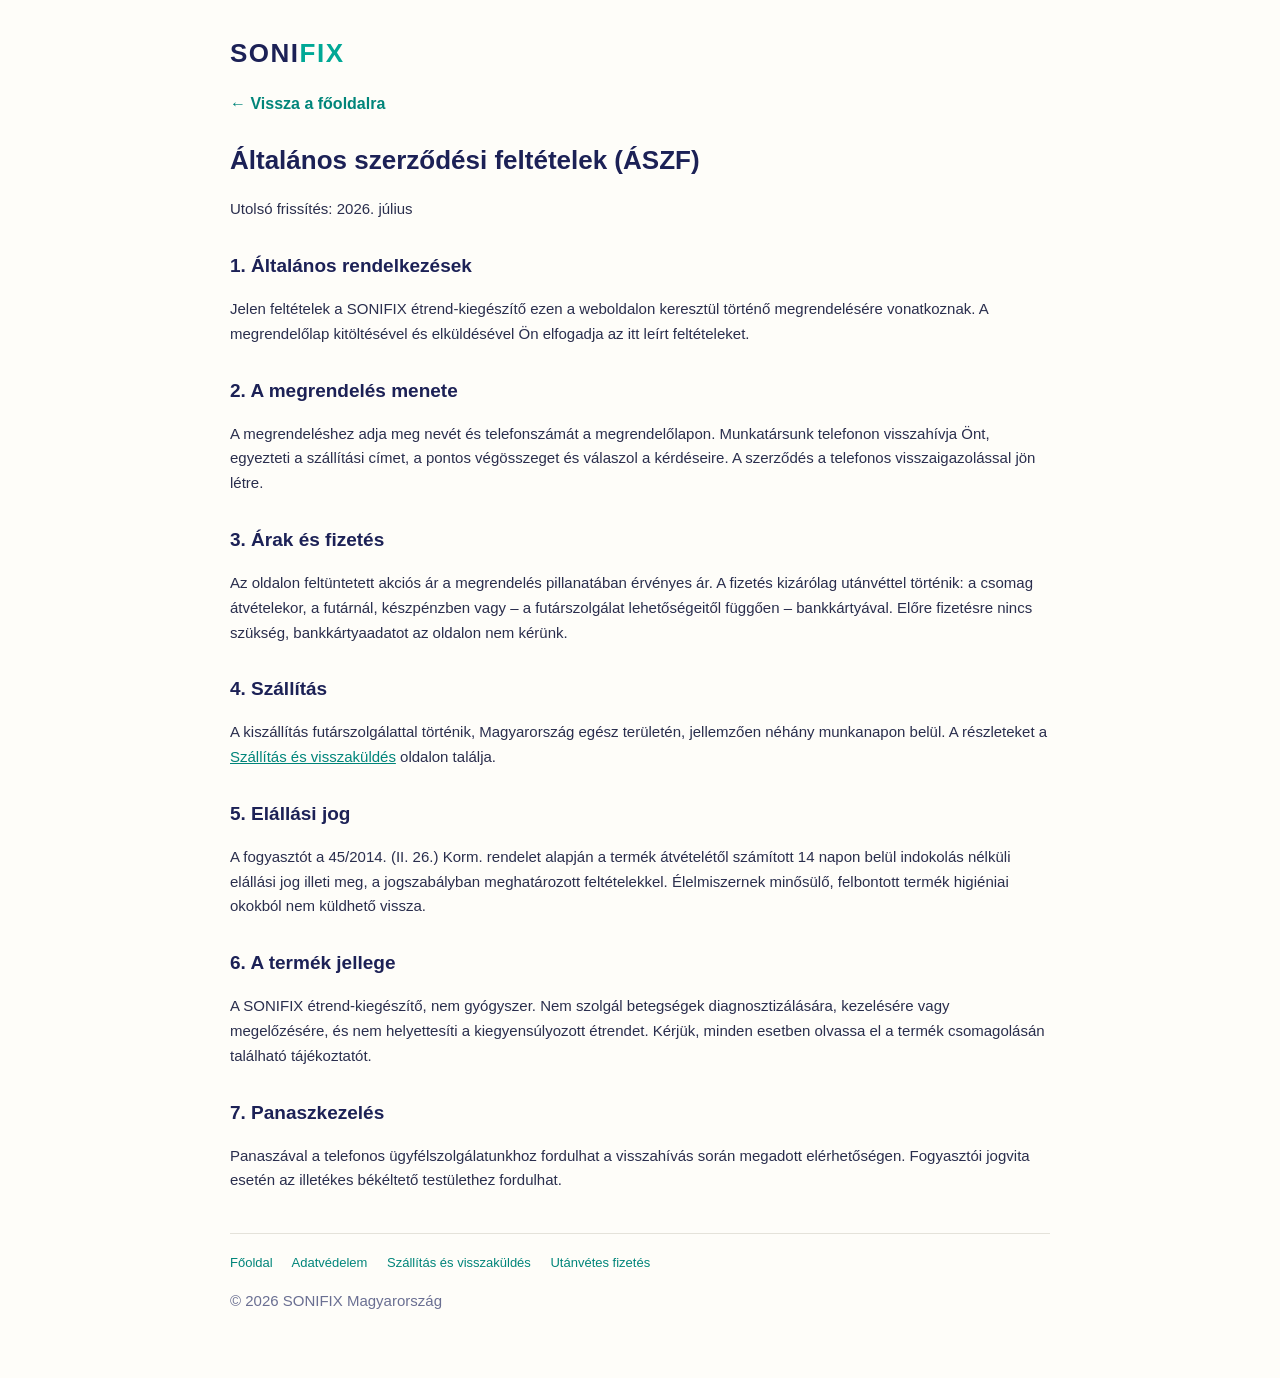
<file: aszf.html>
<!DOCTYPE html>
<html lang="hu-HU">
<head>
<meta charset="UTF-8">
<meta name="viewport" content="width=device-width, initial-scale=1.0">
<title>Általános szerződési feltételek – SONIFIX Magyarország</title>
<meta name="robots" content="noindex, follow">
<style>
body{font-family:'Open Sans',Arial,sans-serif;color:#2a2e4d;background:#fefdf9;margin:0;line-height:1.65}
.wrap{max-width:820px;margin:0 auto;padding:32px 18px 50px}
.brand{font-size:26px;font-weight:900;color:#1c2156;letter-spacing:1.5px;text-decoration:none;display:inline-block;margin-bottom:6px}
.brand span{color:#00a896}
h1{color:#1c2156;font-size:26px;margin:18px 0 6px}
h2{color:#1c2156;font-size:19px;margin-top:28px}
p,li{font-size:15px}
a{color:#00857a}
.back{display:inline-block;margin:10px 0 4px;font-weight:700;text-decoration:none;color:#00857a}
footer{border-top:1px solid #e4e2da;margin-top:40px;padding-top:18px;font-size:13px;color:#6a6f92}
footer a{margin-right:16px;color:#00857a;text-decoration:none}
</style>
</head>
<body>
<div class="wrap">
<a class="brand" href="index.html">SONI<span>FIX</span></a><br>
<a class="back" href="index.html">← Vissza a főoldalra</a>
<h1>Általános szerződési feltételek (ÁSZF)</h1>
<p>Utolsó frissítés: 2026. július</p>

<h2>1. Általános rendelkezések</h2>
<p>Jelen feltételek a SONIFIX étrend-kiegészítő ezen a weboldalon keresztül történő megrendelésére vonatkoznak. A megrendelőlap kitöltésével és elküldésével Ön elfogadja az itt leírt feltételeket.</p>

<h2>2. A megrendelés menete</h2>
<p>A megrendeléshez adja meg nevét és telefonszámát a megrendelőlapon. Munkatársunk telefonon visszahívja Önt, egyezteti a szállítási címet, a pontos végösszeget és válaszol a kérdéseire. A szerződés a telefonos visszaigazolással jön létre.</p>

<h2>3. Árak és fizetés</h2>
<p>Az oldalon feltüntetett akciós ár a megrendelés pillanatában érvényes ár. A fizetés kizárólag utánvéttel történik: a csomag átvételekor, a futárnál, készpénzben vagy – a futárszolgálat lehetőségeitől függően – bankkártyával. Előre fizetésre nincs szükség, bankkártyaadatot az oldalon nem kérünk.</p>

<h2>4. Szállítás</h2>
<p>A kiszállítás futárszolgálattal történik, Magyarország egész területén, jellemzően néhány munkanapon belül. A részleteket a <a href="szallitas.html">Szállítás és visszaküldés</a> oldalon találja.</p>

<h2>5. Elállási jog</h2>
<p>A fogyasztót a 45/2014. (II. 26.) Korm. rendelet alapján a termék átvételétől számított 14 napon belül indokolás nélküli elállási jog illeti meg, a jogszabályban meghatározott feltételekkel. Élelmiszernek minősülő, felbontott termék higiéniai okokból nem küldhető vissza.</p>

<h2>6. A termék jellege</h2>
<p>A SONIFIX étrend-kiegészítő, nem gyógyszer. Nem szolgál betegségek diagnosztizálására, kezelésére vagy megelőzésére, és nem helyettesíti a kiegyensúlyozott étrendet. Kérjük, minden esetben olvassa el a termék csomagolásán található tájékoztatót.</p>

<h2>7. Panaszkezelés</h2>
<p>Panaszával a telefonos ügyfélszolgálatunkhoz fordulhat a visszahívás során megadott elérhetőségen. Fogyasztói jogvita esetén az illetékes békéltető testülethez fordulhat.</p>

<footer>
<a href="index.html">Főoldal</a>
<a href="adatvedelem.html">Adatvédelem</a>
<a href="szallitas.html">Szállítás és visszaküldés</a>
<a href="utanvet.html">Utánvétes fizetés</a>
<p>© 2026 SONIFIX Magyarország</p>
</footer>
</div>
</body>
</html>
</file>
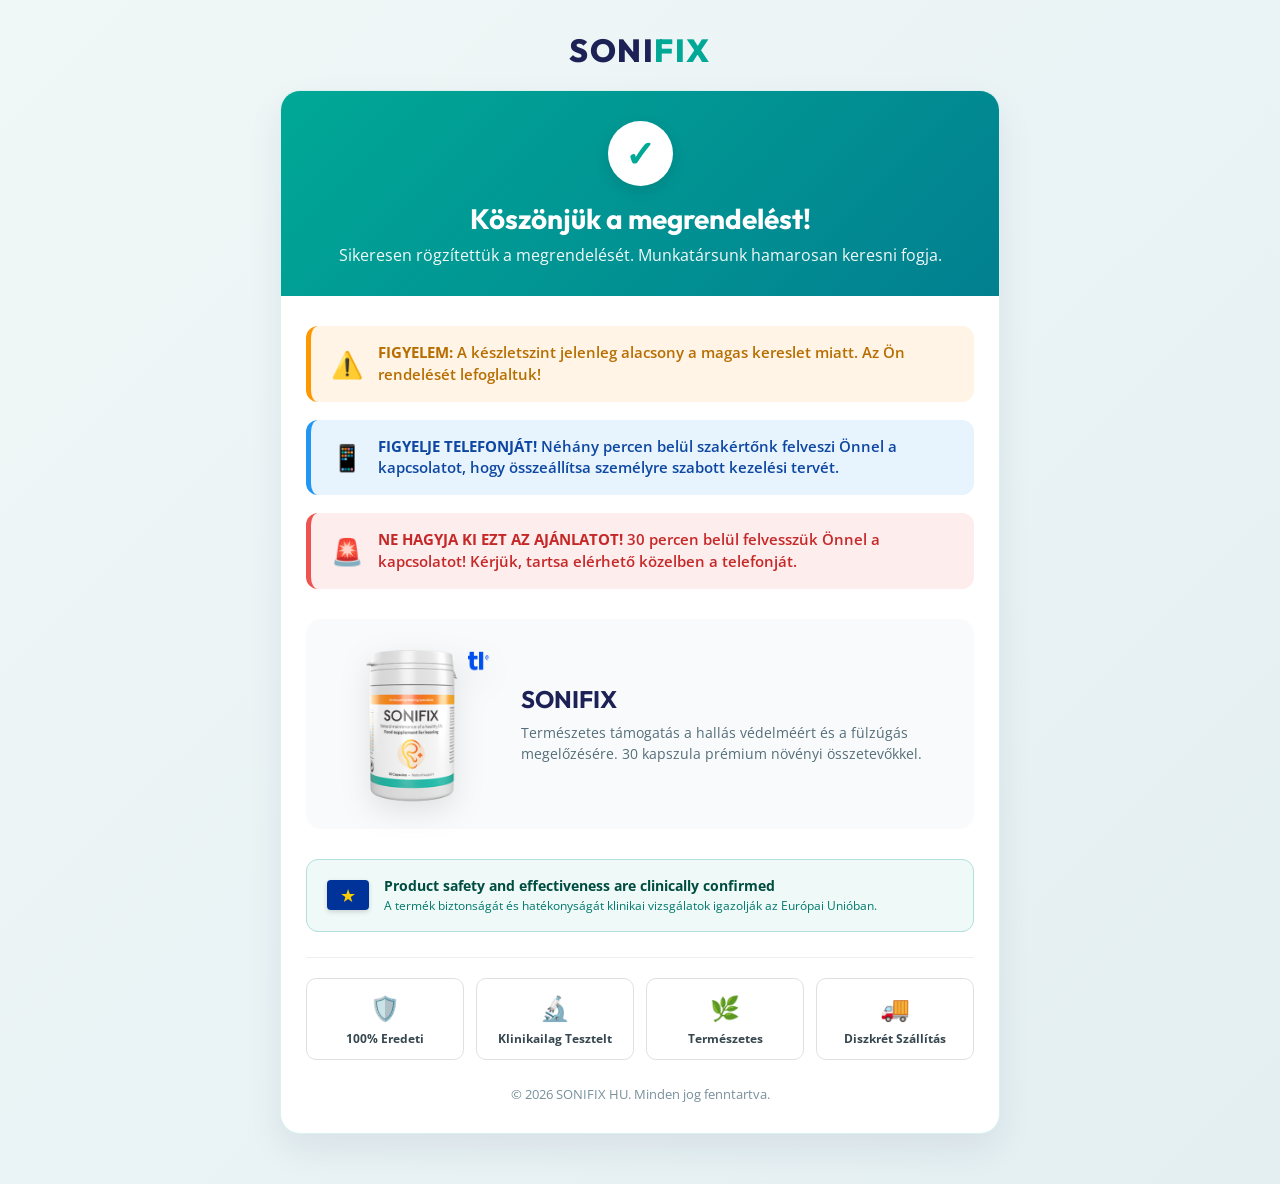
<file: success.html>
<!DOCTYPE html>
<html lang="hu">
<head>
    <meta charset="UTF-8">
    <meta http-equiv="X-UA-Compatible" content="IE=edge">
    <meta name="viewport" content="width=device-width, initial-scale=1.0">
    <title>Köszönjük a megrendelést! | SONIFIX</title>
    <link href="https://fonts.googleapis.com/css2?family=Outfit:wght@400;600;700;800&family=Open+Sans:wght@400;600;700&display=swap" rel="stylesheet">
    <style>
        * { margin: 0; padding: 0; box-sizing: border-box; }
        body {
            font-family: 'Open Sans', sans-serif;
            background: linear-gradient(135deg, #f0f7f7 0%, #e4eff2 100%);
            color: #2c3e50;
            min-height: 100vh;
            display: flex;
            flex-direction: column;
            align-items: center;
            padding: 20px 15px 50px;
        }
        .header-logo {
            text-align: center;
            margin-bottom: 20px;
            padding-top: 10px;
        }
        .brand-title {
            font-family: 'Outfit', sans-serif;
            font-size: 32px;
            font-weight: 800;
            color: #1c2156;
            letter-spacing: 1.5px;
        }
        .brand-highlight { color: #00a896; }
        
        .main-card {
            background: #ffffff;
            border-radius: 20px;
            box-shadow: 0 15px 35px rgba(28, 33, 86, 0.08);
            max-width: 720px;
            width: 100%;
            overflow: hidden;
            border: 1px solid rgba(0, 168, 150, 0.15);
        }

        .success-banner {
            background: linear-gradient(135deg, #00a896 0%, #028090 100%);
            color: #ffffff;
            text-align: center;
            padding: 30px 20px;
        }
        .check-icon {
            width: 65px;
            height: 65px;
            background: #ffffff;
            color: #00a896;
            border-radius: 50%;
            display: flex;
            align-items: center;
            justify-content: center;
            font-size: 36px;
            font-weight: bold;
            margin: 0 auto 15px;
            box-shadow: 0 5px 15px rgba(0,0,0,0.1);
        }
        .success-title {
            font-family: 'Outfit', sans-serif;
            font-size: 28px;
            font-weight: 700;
            margin-bottom: 8px;
        }
        .success-subtitle {
            font-size: 16px;
            opacity: 0.95;
        }

        .card-body {
            padding: 30px 25px;
        }

        /* Urgency Triggers */
        .trigger-box {
            border-radius: 12px;
            padding: 16px 20px;
            margin-bottom: 18px;
            display: flex;
            align-items: center;
            gap: 15px;
        }
        .trigger-warning {
            background-color: #fff4e5;
            border-left: 5px solid #ff9800;
            color: #b76e00;
        }
        .trigger-info {
            background-color: #e8f4fd;
            border-left: 5px solid #2196f3;
            color: #0d47a1;
        }
        .trigger-urgent {
            background-color: #fdeded;
            border-left: 5px solid #ef5350;
            color: #c62828;
        }
        .trigger-icon {
            font-size: 26px;
            flex-shrink: 0;
        }
        .trigger-text {
            font-size: 15px;
            line-height: 1.45;
            font-weight: 600;
        }

        /* Product Showcase */
        .product-section {
            display: flex;
            align-items: center;
            justify-content: center;
            gap: 25px;
            margin: 30px 0;
            padding: 20px;
            background: #f8fafb;
            border-radius: 15px;
        }
        .product-img {
            max-width: 170px;
            height: auto;
            filter: drop-shadow(0 10px 15px rgba(0,0,0,0.1));
        }
        .product-info {
            flex: 1;
        }
        .product-name {
            font-family: 'Outfit', sans-serif;
            font-size: 24px;
            font-weight: 700;
            color: #1c2156;
            margin-bottom: 8px;
        }
        .product-desc {
            font-size: 14px;
            color: #546e7a;
            line-height: 1.5;
        }

        /* EU Clinical Confirmation Badge */
        .eu-badge {
            background: #eef9f8;
            border: 1px solid #b2dfdb;
            border-radius: 12px;
            padding: 16px 20px;
            display: flex;
            align-items: center;
            gap: 15px;
            margin-bottom: 25px;
        }
        .eu-flag {
            width: 42px;
            height: 30px;
            background: #003399;
            border-radius: 4px;
            display: flex;
            align-items: center;
            justify-content: center;
            color: #ffcc00;
            font-size: 18px;
            flex-shrink: 0;
            box-shadow: 0 2px 5px rgba(0,0,0,0.15);
        }
        .eu-text {
            font-size: 14px;
            font-weight: 700;
            color: #004d40;
            line-height: 1.4;
        }

        /* Security Badges Grid */
        .badges-grid {
            display: grid;
            grid-template-columns: repeat(auto-fit, minmax(130px, 1fr));
            gap: 12px;
            margin-top: 25px;
            padding-top: 20px;
            border-top: 1px solid #eceff1;
        }
        .badge-item {
            text-align: center;
            padding: 12px 10px;
            background: #ffffff;
            border: 1px solid #e0e0e0;
            border-radius: 10px;
        }
        .badge-icon {
            font-size: 24px;
            margin-bottom: 6px;
        }
        .badge-title {
            font-size: 12px;
            font-weight: 700;
            color: #37474f;
        }

        .footer-note {
            text-align: center;
            margin-top: 25px;
            font-size: 13px;
            color: #78909c;
        }

        @media (max-width: 600px) {
            .product-section {
                flex-direction: column;
                text-align: center;
            }
            .card-body {
                padding: 20px 15px;
            }
            .success-title { font-size: 24px; }
            .trigger-box { padding: 12px 15px; }
        }
    </style>
</head>
<body>

    <div class="header-logo">
        <span class="brand-title">SONI<span class="brand-highlight">FIX</span></span>
    </div>

    <div class="main-card">
        <div class="success-banner">
            <div class="check-icon">✓</div>
            <h1 class="success-title">Köszönjük a megrendelést!</h1>
            <p class="success-subtitle">Sikeresen rögzítettük a megrendelését. Munkatársunk hamarosan keresni fogja.</p>
        </div>

        <div class="card-body">
            
            <!-- Trigger 1: Stock levels -->
            <div class="trigger-box trigger-warning">
                <div class="trigger-icon">⚠️</div>
                <div class="trigger-text">
                    <strong>FIGYELEM:</strong> A készletszint jelenleg alacsony a magas kereslet miatt. Az Ön rendelését lefoglaltuk!
                </div>
            </div>

            <!-- Trigger 2: Call Attention -->
            <div class="trigger-box trigger-info">
                <div class="trigger-icon">📱</div>
                <div class="trigger-text">
                    <strong>FIGYELJE TELEFONJÁT!</strong> Néhány percen belül szakértőnk felveszi Önnel a kapcsolatot, hogy összeállítsa személyre szabott kezelési tervét.
                </div>
            </div>

            <!-- Trigger 3: 30 Minute Priority -->
            <div class="trigger-box trigger-urgent">
                <div class="trigger-icon">🚨</div>
                <div class="trigger-text">
                    <strong>NE HAGYJA KI EZT AZ AJÁNLATOT!</strong> 30 percen belül felvesszük Önnel a kapcsolatot! Kérjük, tartsa elérhető közelben a telefonját.
                </div>
            </div>

            <!-- Product Display -->
            <div class="product-section">
                <img src="img/sonifix.png" alt="SONIFIX" class="product-img">
                <div class="product-info">
                    <h2 class="product-name">SONIFIX</h2>
                    <p class="product-desc">Természetes támogatás a hallás védelméért és a fülzúgás megelőzésére. 30 kapszula prémium növényi összetevőkkel.</p>
                </div>
            </div>

            <!-- EU Clinical Confirmation Badge -->
            <div class="eu-badge">
                <div class="eu-flag">★</div>
                <div class="eu-text">
                    Product safety and effectiveness are clinically confirmed<br>
                    <span style="font-size: 12px; font-weight: normal; color: #00796b;">A termék biztonságát és hatékonyságát klinikai vizsgálatok igazolják az Európai Unióban.</span>
                </div>
            </div>

            <!-- Security & Trust Badges -->
            <div class="badges-grid">
                <div class="badge-item">
                    <div class="badge-icon">🛡️</div>
                    <div class="badge-title">100% Eredeti</div>
                </div>
                <div class="badge-item">
                    <div class="badge-icon">🔬</div>
                    <div class="badge-title">Klinikailag Tesztelt</div>
                </div>
                <div class="badge-item">
                    <div class="badge-icon">🌿</div>
                    <div class="badge-title">Természetes</div>
                </div>
                <div class="badge-item">
                    <div class="badge-icon">🚚</div>
                    <div class="badge-title">Diszkrét Szállítás</div>
                </div>
            </div>

            <div class="footer-note">
                © 2026 SONIFIX HU. Minden jog fenntartva.
            </div>

        </div>
    </div>

</body>
</html>
</file>
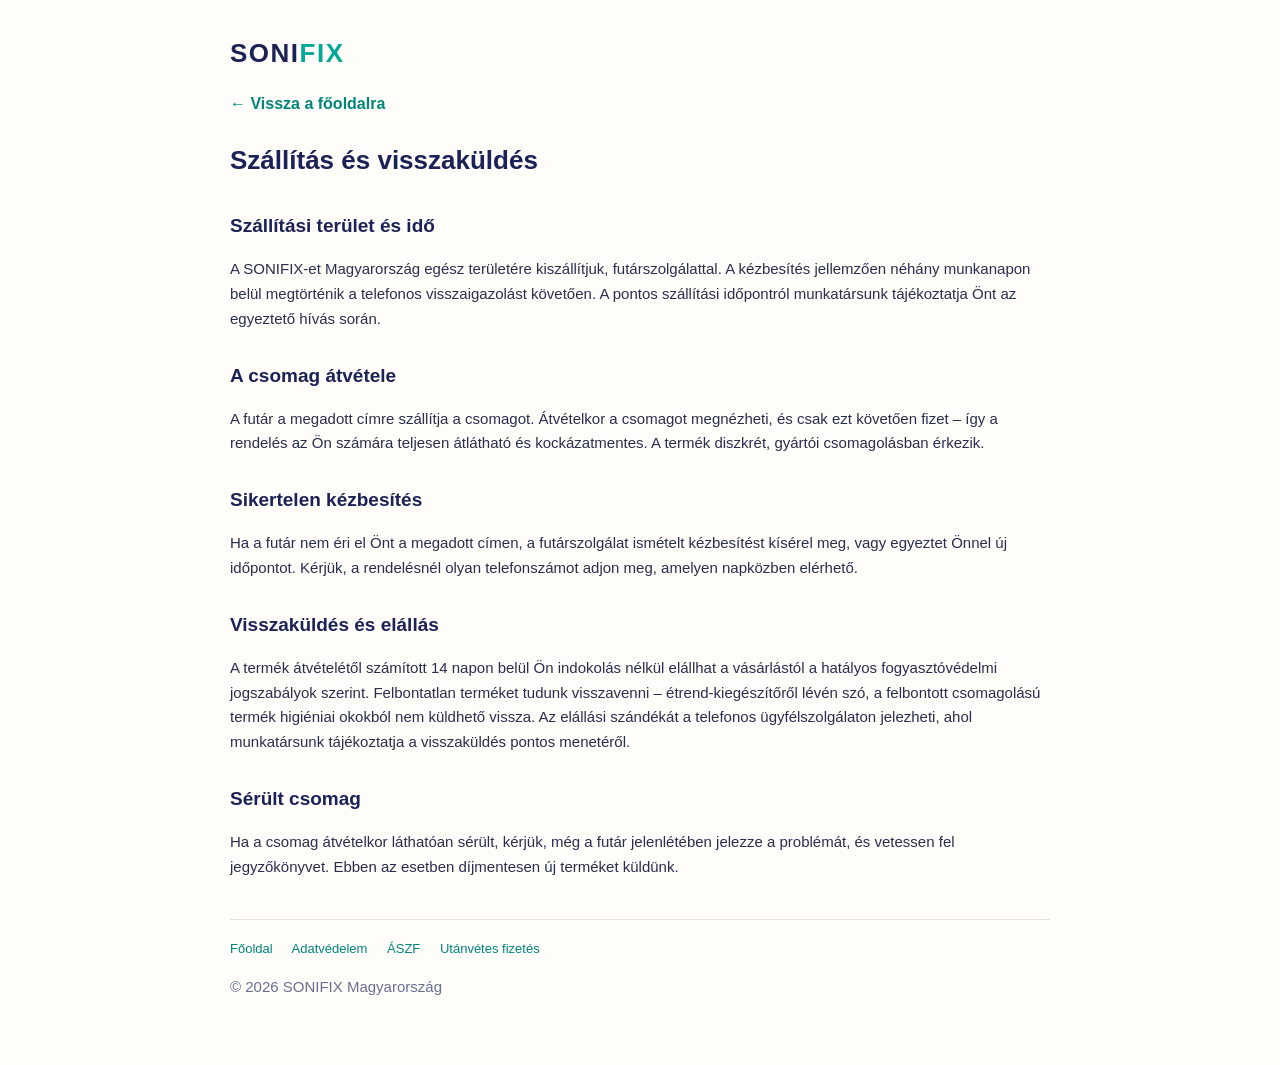
<file: szallitas.html>
<!DOCTYPE html>
<html lang="hu-HU">
<head>
<meta charset="UTF-8">
<meta name="viewport" content="width=device-width, initial-scale=1.0">
<title>Szállítás és visszaküldés – SONIFIX Magyarország</title>
<meta name="robots" content="noindex, follow">
<style>
body{font-family:'Open Sans',Arial,sans-serif;color:#2a2e4d;background:#fefdf9;margin:0;line-height:1.65}
.wrap{max-width:820px;margin:0 auto;padding:32px 18px 50px}
.brand{font-size:26px;font-weight:900;color:#1c2156;letter-spacing:1.5px;text-decoration:none;display:inline-block;margin-bottom:6px}
.brand span{color:#00a896}
h1{color:#1c2156;font-size:26px;margin:18px 0 6px}
h2{color:#1c2156;font-size:19px;margin-top:28px}
p,li{font-size:15px}
a{color:#00857a}
.back{display:inline-block;margin:10px 0 4px;font-weight:700;text-decoration:none;color:#00857a}
footer{border-top:1px solid #e4e2da;margin-top:40px;padding-top:18px;font-size:13px;color:#6a6f92}
footer a{margin-right:16px;color:#00857a;text-decoration:none}
</style>
</head>
<body>
<div class="wrap">
<a class="brand" href="index.html">SONI<span>FIX</span></a><br>
<a class="back" href="index.html">← Vissza a főoldalra</a>
<h1>Szállítás és visszaküldés</h1>

<h2>Szállítási terület és idő</h2>
<p>A SONIFIX-et Magyarország egész területére kiszállítjuk, futárszolgálattal. A kézbesítés jellemzően néhány munkanapon belül megtörténik a telefonos visszaigazolást követően. A pontos szállítási időpontról munkatársunk tájékoztatja Önt az egyeztető hívás során.</p>

<h2>A csomag átvétele</h2>
<p>A futár a megadott címre szállítja a csomagot. Átvételkor a csomagot megnézheti, és csak ezt követően fizet – így a rendelés az Ön számára teljesen átlátható és kockázatmentes. A termék diszkrét, gyártói csomagolásban érkezik.</p>

<h2>Sikertelen kézbesítés</h2>
<p>Ha a futár nem éri el Önt a megadott címen, a futárszolgálat ismételt kézbesítést kísérel meg, vagy egyeztet Önnel új időpontot. Kérjük, a rendelésnél olyan telefonszámot adjon meg, amelyen napközben elérhető.</p>

<h2>Visszaküldés és elállás</h2>
<p>A termék átvételétől számított 14 napon belül Ön indokolás nélkül elállhat a vásárlástól a hatályos fogyasztóvédelmi jogszabályok szerint. Felbontatlan terméket tudunk visszavenni – étrend-kiegészítőről lévén szó, a felbontott csomagolású termék higiéniai okokból nem küldhető vissza. Az elállási szándékát a telefonos ügyfélszolgálaton jelezheti, ahol munkatársunk tájékoztatja a visszaküldés pontos menetéről.</p>

<h2>Sérült csomag</h2>
<p>Ha a csomag átvételkor láthatóan sérült, kérjük, még a futár jelenlétében jelezze a problémát, és vetessen fel jegyzőkönyvet. Ebben az esetben díjmentesen új terméket küldünk.</p>

<footer>
<a href="index.html">Főoldal</a>
<a href="adatvedelem.html">Adatvédelem</a>
<a href="aszf.html">ÁSZF</a>
<a href="utanvet.html">Utánvétes fizetés</a>
<p>© 2026 SONIFIX Magyarország</p>
</footer>
</div>
</body>
</html>
</file>
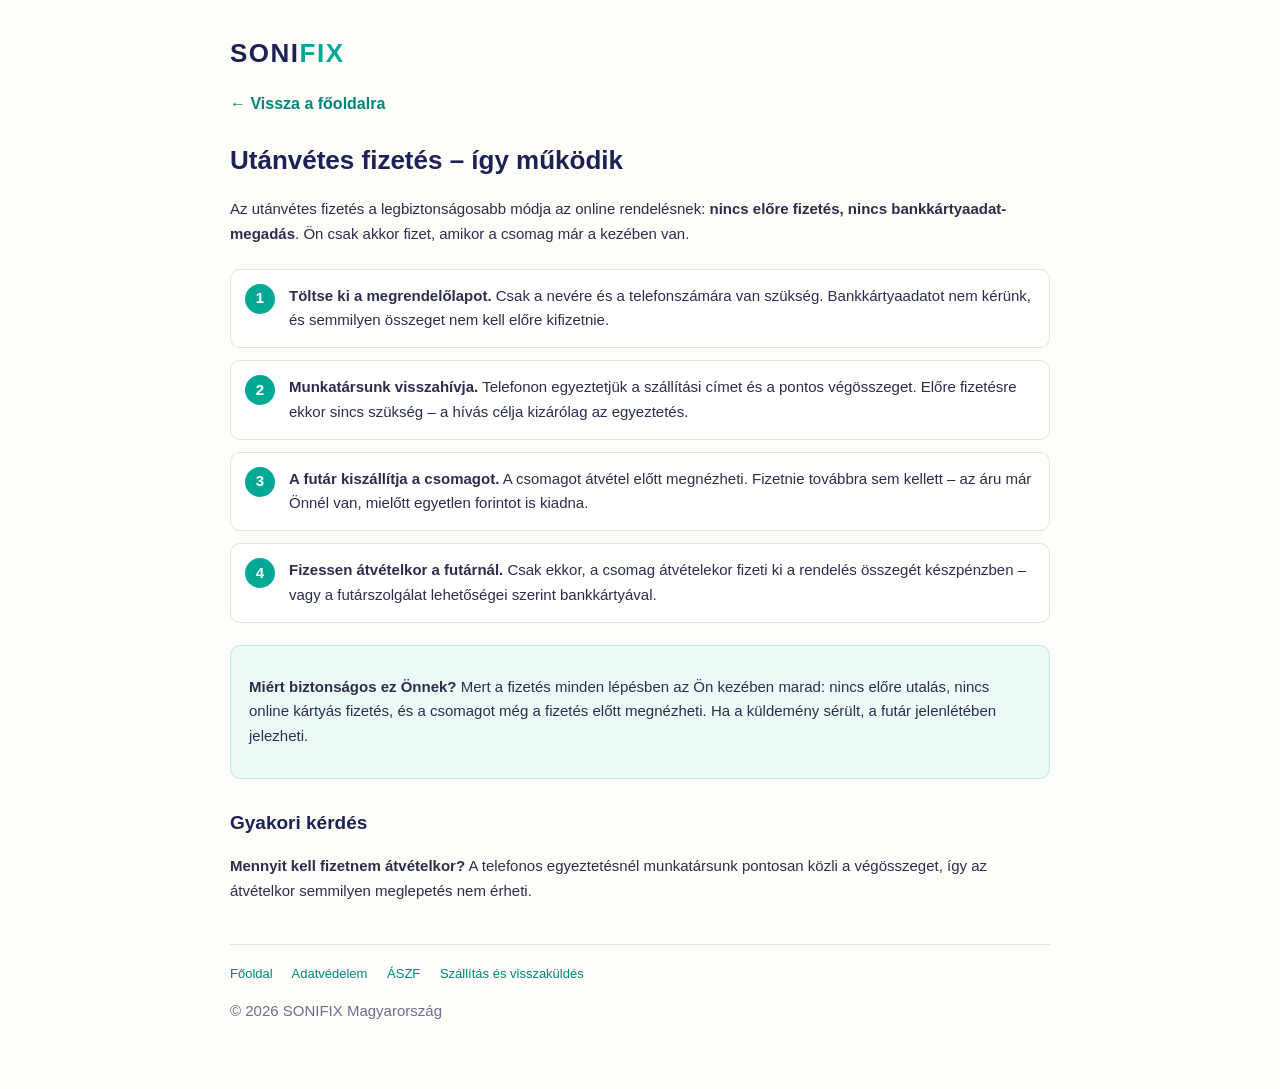
<file: utanvet.html>
<!DOCTYPE html>
<html lang="hu-HU">
<head>
<meta charset="UTF-8">
<meta name="viewport" content="width=device-width, initial-scale=1.0">
<title>Utánvétes fizetés menete – SONIFIX Magyarország</title>
<meta name="robots" content="noindex, follow">
<style>
body{font-family:'Open Sans',Arial,sans-serif;color:#2a2e4d;background:#fefdf9;margin:0;line-height:1.65}
.wrap{max-width:820px;margin:0 auto;padding:32px 18px 50px}
.brand{font-size:26px;font-weight:900;color:#1c2156;letter-spacing:1.5px;text-decoration:none;display:inline-block;margin-bottom:6px}
.brand span{color:#00a896}
h1{color:#1c2156;font-size:26px;margin:18px 0 6px}
h2{color:#1c2156;font-size:19px;margin-top:28px}
p,li{font-size:15px}
a{color:#00857a}
.back{display:inline-block;margin:10px 0 4px;font-weight:700;text-decoration:none;color:#00857a}
ol.steps{counter-reset:s;list-style:none;padding:0;margin:22px 0}
ol.steps li{counter-increment:s;position:relative;padding:14px 16px 14px 58px;background:#fff;border:1px solid #e4e2da;border-radius:10px;margin-bottom:12px}
ol.steps li::before{content:counter(s);position:absolute;left:14px;top:14px;width:30px;height:30px;border-radius:50%;background:#00a896;color:#fff;font-weight:800;display:flex;align-items:center;justify-content:center}
.box{background:#eefaf8;border:1px solid #bfe8e2;border-radius:10px;padding:14px 18px;margin:20px 0}
footer{border-top:1px solid #e4e2da;margin-top:40px;padding-top:18px;font-size:13px;color:#6a6f92}
footer a{margin-right:16px;color:#00857a;text-decoration:none}
</style>
</head>
<body>
<div class="wrap">
<a class="brand" href="index.html">SONI<span>FIX</span></a><br>
<a class="back" href="index.html">← Vissza a főoldalra</a>
<h1>Utánvétes fizetés – így működik</h1>
<p>Az utánvétes fizetés a legbiztonságosabb módja az online rendelésnek: <strong>nincs előre fizetés, nincs bankkártyaadat-megadás</strong>. Ön csak akkor fizet, amikor a csomag már a kezében van.</p>

<ol class="steps">
<li><strong>Töltse ki a megrendelőlapot.</strong> Csak a nevére és a telefonszámára van szükség. Bankkártyaadatot nem kérünk, és semmilyen összeget nem kell előre kifizetnie.</li>
<li><strong>Munkatársunk visszahívja.</strong> Telefonon egyeztetjük a szállítási címet és a pontos végösszeget. Előre fizetésre ekkor sincs szükség – a hívás célja kizárólag az egyeztetés.</li>
<li><strong>A futár kiszállítja a csomagot.</strong> A csomagot átvétel előtt megnézheti. Fizetnie továbbra sem kellett – az áru már Önnél van, mielőtt egyetlen forintot is kiadna.</li>
<li><strong>Fizessen átvételkor a futárnál.</strong> Csak ekkor, a csomag átvételekor fizeti ki a rendelés összegét készpénzben – vagy a futárszolgálat lehetőségei szerint bankkártyával.</li>
</ol>

<div class="box">
<p><strong>Miért biztonságos ez Önnek?</strong> Mert a fizetés minden lépésben az Ön kezében marad: nincs előre utalás, nincs online kártyás fizetés, és a csomagot még a fizetés előtt megnézheti. Ha a küldemény sérült, a futár jelenlétében jelezheti.</p>
</div>

<h2>Gyakori kérdés</h2>
<p><strong>Mennyit kell fizetnem átvételkor?</strong> A telefonos egyeztetésnél munkatársunk pontosan közli a végösszeget, így az átvételkor semmilyen meglepetés nem érheti.</p>

<footer>
<a href="index.html">Főoldal</a>
<a href="adatvedelem.html">Adatvédelem</a>
<a href="aszf.html">ÁSZF</a>
<a href="szallitas.html">Szállítás és visszaküldés</a>
<p>© 2026 SONIFIX Magyarország</p>
</footer>
</div>
</body>
</html>
</file>
<file: css/style.min.css>
@charset "UTF-8";

a,
abbr,
acronym,
address,
applet,
article,
aside,
audio,
b,
big,
blockquote,
body,
canvas,
caption,
center,
cite,
code,
dd,
del,
details,
dfn,
div,
dl,
dt,
em,
embed,
fieldset,
figcaption,
figure,
footer,
form,
h1,
h2,
h3,
h4,
h5,
h6,
header,
hgroup,
html,
i,
iframe,
img,
ins,
kbd,
label,
legend,
li,
mark,
menu,
nav,
object,
ol,
output,
p,
pre,
q,
ruby,
s,
samp,
section,
small,
span,
strike,
strong,
sub,
summary,
sup,
table,
tbody,
td,
tfoot,
th,
thead,
time,
tr,
tt,
u,
ul,
var,
video {
  margin: 0;
  padding: 0;
  border: 0;
  font: inherit;
  vertical-align: baseline
}

.slick-slide img,
article,
aside,
details,
figcaption,
figure,
footer,
header,
hgroup,
label,
menu,
nav,
section {
  display: block
}

body {
  font-family: Arial, Helvetica, sans-serif;
  font-size: 16px;
  color: #444;
  font-weight: 300;
  line-height: 1.2;
  overflow: hidden;
  background-color: #fefdf9
}

ol,
ul {
  list-style: none
}

blockquote,
q {
  quotes: none
}

blockquote:after,
blockquote:before,
q:after,
q:before {
  content: none
}

table {
  border-collapse: collapse;
  border-spacing: 0
}

br {
  line-height: 1;
  font-size: 0
}

*,
:after,
:before {
  -webkit-box-sizing: border-box;
  box-sizing: border-box
}

.slick-dots li button:focus,
.slick-dots li button:hover,
.slick-list:focus,
button,
button:focus,
input,
input:focus {
  outline: 0
}

a {
  text-decoration: none
}

button {
  border: 0;
  display: block;
  padding: 0;
  overflow: visible;
  font-family: inherit
}

::-moz-focus-inner,
::-moz-focus-outer {
  border: 0;
  padding: 0
}

:active,
:focus,
:hover,
:visited {
  outline: 0 !important
}

::-ms-clear {
  display: none
}

* {
  -webkit-tap-highlight-color: transparent
}

#comebacker_main_div {
  display: none !important;
  height: 0 !important
}

html {
  -ms-text-size-adjust: 100%;
  -moz-text-size-adjust: 100%;
  -webkit-text-size-adjust: 100%;
  overflow-x: hidden
}

a:-moz-focusring {
  color: transparent;
  text-shadow: 0 0 0 #000
}

a,
a:active,
a:focus,
a:hover,
a:visited {
  outline: 0 !important
}

::-moz-focus-inner {
  border: 0;
  outline: 0
}

select {
  outline: 0 !important;
  -webkit-appearance: none;
  -moz-appearance: none;
  appearance: none;
  background-image: url(../img/select-triangle.svg);
  background-repeat: no-repeat
}

select,
select:hover {
  background-size: 10px 10px;
  background-position: right 10px center
}

select:focus {
  outline: 0 !important;
  outline-color: transparent;
  outline-width: 0
}

select::-ms-expand {
  display: none !important;
  background: 0 0 !important;
  position: fixed;
  border: 0 !important;
  outline: 0 !important
}

button::-moz-focus-inner,
input[type=button]::-moz-focus-inner,
input[type=file]>input[type=button]::-moz-focus-inner,
input[type=reset]::-moz-focus-inner,
input[type=submit]::-moz-focus-inner,
option::-moz-focus-inner,
select::-moz-focus-inner {
  border: 0
}

:not(#fake) {
  outline: 0
}

select:-moz-focusring {
  color: transparent;
  text-shadow: 0 0 0 #000
}

img {
  display: block;
  max-width: 100%
}

svg {
  overflow: hidden
}

.container {
  width: 100%;
  padding: 0 15px
}

.subtitle,
.title {
  line-height: 1.2;
  text-align: center
}

.title {
  font-size: 23px;
  font-weight: 700;
  margin-bottom: 20px;
  color: #1c2156
}

.subtitle {
  font-size: 17px;
  margin-bottom: 15px
}

.text-bold,
b {
  font-weight: 700
}

.text-nowrap {
  white-space: nowrap
}

::-webkit-input-placeholder {
  color: #666;
  font-weight: 300;
  font-size: 18px
}

::-moz-placeholder {
  color: #666;
  font-weight: 300;
  font-size: 18px
}

:-ms-input-placeholder {
  color: #666;
  font-weight: 300;
  font-size: 18px
}

:-moz-placeholder {
  color: #666;
  font-weight: 300;
  font-size: 18px
}

::placeholder {
  color: #666;
  font-weight: 300;
  font-size: 18px
}

.slick-slider {
  -webkit-box-sizing: border-box;
  box-sizing: border-box;
  -webkit-user-select: none;
  -moz-user-select: none;
  -ms-user-select: none;
  user-select: none;
  -webkit-touch-callout: none;
  -khtml-user-select: none;
  -ms-touch-action: pan-y;
  touch-action: pan-y;
  -webkit-tap-highlight-color: transparent
}

.slick-list,
.slick-slider,
.slick-track {
  position: relative;
  display: block
}

.slick-list {
  overflow: hidden;
  margin: 0;
  padding: 0
}

.slick-list.dragging {
  cursor: pointer
}

.slick-slider .slick-list,
.slick-slider .slick-track {
  -webkit-transform: translate3d(0, 0, 0);
  transform: translate3d(0, 0, 0)
}

.slick-track {
  top: 0;
  left: 0;
  margin-left: auto;
  margin-right: auto
}

.slick-track:after,
.slick-track:before {
  display: table;
  content: ''
}

.slick-track:after {
  clear: both
}

.slick-loading .slick-track {
  visibility: hidden
}

.slick-slide {
  display: none;
  float: left;
  height: 100%;
  min-height: 1px
}

[dir=rtl] .slick-slide {
  float: right
}

.slick-slide.slick-loading img {
  display: none
}

.slick-slide.dragging img {
  pointer-events: none
}

.slick-initialized .slick-slide {
  display: block
}

.slick-loading .slick-slide {
  visibility: hidden
}

.slick-vertical .slick-slide {
  display: block;
  height: auto;
  border: 1px solid transparent
}

.slick-arrow.slick-hidden {
  display: none
}

.slick-loading .slick-list {
  background: #fff
}

.slick-next,
.slick-prev {
  font-size: 0;
  line-height: 0;
  position: absolute;
  top: 50%;
  display: block;
  width: 20px;
  height: 20px;
  padding: 0;
  -webkit-transform: translate(0, -50%);
  transform: translate(0, -50%);
  cursor: pointer;
  color: transparent;
  border: 0;
  outline: 0;
  background: 0 0
}

.slick-next:focus,
.slick-next:hover,
.slick-prev:focus,
.slick-prev:hover {
  color: transparent;
  outline: 0;
  background: 0 0
}

.slick-dots li button:focus:before,
.slick-dots li button:hover:before,
.slick-next:focus:before,
.slick-next:hover:before,
.slick-prev:focus:before,
.slick-prev:hover:before {
  opacity: 1
}

.slick-next.slick-disabled:before,
.slick-prev.slick-disabled:before {
  opacity: .25
}

.slick-next:before,
.slick-prev:before {
  font-size: 20px;
  line-height: 1;
  opacity: .75;
  color: #fff;
  -webkit-font-smoothing: antialiased;
  -moz-osx-font-smoothing: grayscale
}

.slick-prev {
  left: -25px
}

[dir=rtl] .slick-prev {
  right: -25px;
  left: auto
}

.slick-prev:before {
  content: '←'
}

.slick-next:before,
[dir=rtl] .slick-prev:before {
  content: '→'
}

.slick-next {
  right: -25px
}

[dir=rtl] .slick-next {
  right: auto;
  left: -25px
}

[dir=rtl] .slick-next:before {
  content: '←'
}

.slick-dots,
.slick-dots li button:before {
  position: absolute;
  left: 0;
  text-align: center
}

.slick-dots {
  bottom: -25px;
  display: block;
  width: 100%;
  padding: 0;
  margin: 0;
  list-style: none
}

.slick-dots li {
  position: relative;
  display: inline-block;
  width: 20px;
  height: 20px;
  margin: 0 5px;
  padding: 0;
  cursor: pointer
}

.slick-dots li button {
  font-size: 0;
  line-height: 0;
  display: block;
  width: 20px;
  height: 20px;
  padding: 5px;
  cursor: pointer;
  color: transparent;
  border: 0;
  outline: 0;
  background: 0 0
}

.slick-dots li button:before {
  font-size: 6px;
  line-height: 20px;
  top: 0;
  width: 20px;
  height: 20px;
  content: "";
  opacity: .25;
  color: #000;
  -webkit-font-smoothing: antialiased;
  -moz-osx-font-smoothing: grayscale
}

.slick-dots li.slick-active button:before {
  opacity: .75;
  color: #000
}

.slick-slide {
  outline: 0
}

.block {
  padding: 25px 0
}

.timer__text {
  font-size: 16px;
  line-height: 18px;
  color: #444
}

.timer__block {
  -webkit-box-pack: center;
  -ms-flex-pack: center;
  justify-content: center;
  -webkit-box-align: center;
  -ms-flex-align: center;
  align-items: center;
  font-size: 27px;
  font-weight: 700
}

.hours,
.minutes,
.seconds,
.timer__block,
.timer__block div {
  display: -webkit-box;
  display: -ms-flexbox;
  display: flex
}

.hours,
.minutes,
.seconds {
  width: 48px;
  height: 48px;
  -webkit-box-pack: center;
  -ms-flex-pack: center;
  justify-content: center;
  -webkit-box-align: center;
  -ms-flex-align: center;
  align-items: center;
  font-weight: 700;
  line-height: 1;
  z-index: 0;
  color: #fff;
  background: #74daa1;
  border-radius: 10px;
  font-size: 26px;
  position: relative
}

.timer__dots {
  margin: 0 8px 1px 7px;
  color: #6d6d75;
  font-size: 18px
}

input:-moz-submit-invalid {
  box-shadow: none
}

input:-moz-ui-invalid {
  box-shadow: none
}

.btn {
  background: -webkit-gradient(linear, left top, left bottom, from(#1c2156), to(#3b448a));
  background: linear-gradient(180deg, #1c2156 0, #3b448a 100%);
  -webkit-box-shadow: 0 15px 10px rgba(186, 192, 202, .5);
  box-shadow: 0 15px 10px rgba(186, 192, 202, .5);
  border-radius: 50px;
  font-weight: 700;
  font-size: 24px;
  line-height: 1;
  text-transform: capitalize;
  color: #fff;
  width: 100%;
  padding: 22px 10px;
  font-family: inherit;
  overflow: visible;
  cursor: pointer
}

.btn:hover {
  background: -webkit-gradient(linear, left top, left bottom, from(#0a1053), to(#3845a8));
  background: linear-gradient(180deg, #0a1053 0, #3845a8 100%)
}

.bg {
  background: #e7fbfb
}

.form__input {
  background: #fff;
  border: 1px solid #c3d5e2;
  -webkit-box-shadow: 0 15px 10px rgba(186, 192, 202, .2);
  box-shadow: 0 15px 10px rgba(186, 192, 202, .2);
  border-radius: 50px;
  height: 65px;
  padding-right: 15px;
  width: 100%;
  padding-left: 23px;
  -webkit-transition: .3s;
  transition: .3s;
  color: #666;
  font-weight: 300;
  font-size: 18px;
  position:relative;
}

.form__input:active,
.form__input:focus,
.form__input:hover {
  background-color: #fafafa
}

.price {
  display: flex;
  justify-content: center;
  align-items: flex-start;
  flex-wrap: nowrap;
}

.price__old {
  margin-right: 15px;
  color: #1c2156;
  font-size: 22px;
  position: relative;
  white-space: nowrap;
  line-height: 1.2;
}

.price__old::before {
  content: '';
  position: absolute;
  left: 50%;
  top: 50%;
  -webkit-transform: translate(-50%, -50%) rotate(-20deg);
  transform: translate(-50%, -50%) rotate(-20deg);
  width: 110%;
  height: 2px;
  background: #f16183
}

.price__new {
  font-size: 32px;
  color: #ebc579;
  font-weight: 700;
  line-height: 1.2;
  margin-top: 0;
  white-space: nowrap;
}

.x_price_previous,
.x_price_current {
  white-space: nowrap;
  display: inline-block;
}

.action__inner,
.action__inner::after {
  border-bottom: 1px solid rgba(52, 59, 127, .2)
}

.action__inner {
  position: relative;
  border-bottom: none
}

.action__inner::after {
  content: '';
  position: absolute;
  right: 0;
  bottom: 0;
  width: 100%
}

.action__inner-top_line::after {
  bottom: auto;
  top: 0
}

.action__title {
  text-align: center;
  font-size: 18px;
  margin-bottom: 20px
}

.action__prod {
  margin: 0 auto 20px;
  max-width: 220px
}

.action__price {
  margin-bottom: 20px
}

.action__form {
  max-width: 300px;
  width: 100%;
  margin: 0 auto
}

.action__input {
  margin-bottom: 15px
}

.header {
  padding: 10px 0;
  position: relative
}

.header::before {
  content: '';
  position: absolute;
  bottom: 0;
  left: 50%;
  -webkit-transform: translateX(-50%);
  transform: translateX(-50%);
  background-color: rgba(52, 60, 127, .2);
  height: 1px;
  width: 100%;
  max-width: 1470px
}

.header__content,
.header__logo {
  display: -webkit-box;
  display: -ms-flexbox;
  display: flex;
  -webkit-box-align: center;
  -ms-flex-align: center;
  align-items: center
}

.header__content {
  -webkit-box-pack: justify;
  -ms-flex-pack: justify;
  justify-content: space-between
}

.header__logo {
  font-weight: 700;
  font-size: 17px;
  color: #000;
  line-height: normal;
  margin-right: auto;
  max-width: 152px
}

.header-logo__info {
  font-size: 15px;
  color: #333;
  font-weight: 400;
  line-height: 1;
  display: block
}

.header__main {
  position: fixed;
  top: 0;
  right: -320px;
  width: 320px;
  padding: 30px 47px 20px;
  text-align: center;
  -webkit-transition: .5s;
  transition: .5s;
  z-index: 5;
  opacity: 0;
  background: #eef3f6
}

.header__link {
  color: inherit;
  font-size: 16px;
  line-height: 1;
  position: relative;
  display: block;
  margin-bottom: 20px;
  margin-right: 0;
  text-align: center
}

.header__link:hover {
  text-decoration: underline
}

.header__delimiter {
  width: 70%;
  height: 1px;
  background-color: #f5e9d0;
  opacity: .2;
  margin: 15px auto 10px
}

.header__timer {
  margin-bottom: 15px
}

.header__timer .timer__text {
  margin-bottom: 8px
}

.header__btn {
  max-width: 225px;
  font-size: 18px;
  padding: 11px 0;
  margin: 0 auto;
  border: 0;
  text-align: center;
  display:block;
}

.header__btn::before {
  display: none
}

.header__burger {
  width: 34px;
  height: 23px;
  position: relative;
  top: 0;
  z-index: 10;
  display: -webkit-box;
  display: -ms-flexbox;
  display: flex;
  -webkit-box-pack: center;
  -ms-flex-pack: center;
  justify-content: center;
  -webkit-box-align: center;
  -ms-flex-align: center;
  align-items: center;
  background: 0 0;
  cursor: pointer;
  -webkit-transition: .5s;
  transition: .5s
}

.header__burger:hover .header-burger__line,
.header__burger:hover .header-burger__line:after,
.header__burger:hover .header-burger__line:before {
  background-color: #000
}

.header-burger__line,
.header-burger__line:after,
.header-burger__line:before {
  width: 100%;
  height: 3px;
  background-color: #000;
  -webkit-transition: .5s;
  transition: .5s
}

.header-burger__line:after,
.header-burger__line:before {
  content: '';
  position: absolute;
  left: 0
}

.header-burger__line:before {
  top: 1px
}

.header-burger__line::after {
  bottom: 0
}

.header__content.active .header__main {
  right: 0;
  opacity: 1
}

.header__content.active .header-burger__line {
  background-color: transparent
}

.header__content.active .header-burger__line::before {
  -webkit-transform: rotate(-45deg);
  transform: rotate(-45deg);
  top: 50%
}

.header__content.active .header-burger__line::after {
  -webkit-transform: rotate(45deg);
  transform: rotate(45deg);
  top: 50%
}

.promo-bg {
  background: #e7fbfb
}

.promo__content {
  display: -webkit-box;
  display: -ms-flexbox;
  display: flex;
  -webkit-box-orient: vertical;
  -webkit-box-direction: normal;
  -ms-flex-direction: column;
  flex-direction: column;
  -webkit-box-align: center;
  -ms-flex-align: center;
  align-items: center
}

.promo__pack {
  margin-left: -35px;
  left: -10px;
  position: relative;
  max-width: 350px;
  margin-bottom: -15px;
  width: 100%
}

.promo__date {
  padding-top: 20px;
  position: relative;
  text-align: center;
  font-size: 18px;
  line-height: 26px;
  text-transform: capitalize;
  color: #666
}
    .promo__date span {
        display:block;
    }
.action__title span{
display:block;
}
.promo__date::before {
    content: '';
    position: absolute;
    top: 0;
    left: 50%;
    -webkit-transform: translateX(-50%);
    transform: translateX(-50%);
    width: 70px;
    height: 5px;
    background: #7cdfa8
}

.promo__date,
.promo__price {
  margin-bottom: 15px
}

.promo__form {
  max-width: 300px;
  width: 100%;
  margin: 0 0 0
}

.promo__form .form__input--wrap {
  margin-bottom: 10px;
  position:relative;
}
.form__input--wrap {
position:relative;
}
.promo__medals {
    display: -webkit-box;
    display: -ms-flexbox;
    display: flex;
    -ms-flex-pack: distribute;
    justify-content: space-around;
    -webkit-box-align: center;
    -ms-flex-align: center;
    align-items: center;
    max-width: 320px;
    width: 100%
}

.promo__medal {
  max-width: 100%
}

.promo__medal--second {
  max-width: 81px
}

.x_currency {
  margin-right: 10px;
  font-size: 22px !important
}

.sings__item,
.sings__list {
  display: -webkit-box;
  display: -ms-flexbox;
  display: flex
}

.sings__list {
  -ms-flex-wrap: wrap;
  flex-wrap: wrap;
  -webkit-box-pack: center;
  -ms-flex-pack: center;
  justify-content: center;
  margin-bottom: 30px
}

.sings__item {
  max-width: 300px;
  padding: 15px 10px;
  background: #fff;
  -webkit-box-shadow: 0 15px 10px rgba(186, 192, 202, .2);
  box-shadow: 0 15px 10px rgba(186, 192, 202, .2);
  border-radius: 20px;
  -webkit-box-align: center;
  -ms-flex-align: center;
  align-items: center
}

.sings__box:not(:last-child),
.sings__item:not(:last-child) {
  margin-bottom: 15px
}

.sings__icon {
  margin-right: 10px;
  -ms-flex-negative: 0;
  flex-shrink: 0
}

.sings__text {
  color: #444;
  line-height: 1.3
}

.sings__title {
  margin-bottom: 10px
}

.sings__content {
  display: -webkit-box;
  display: -ms-flexbox;
  display: flex;
  -ms-flex-wrap: wrap;
  flex-wrap: wrap;
  -webkit-box-pack: center;
  -ms-flex-pack: center;
  justify-content: center
}

.sings__box {
  max-width: 270px;
  width: 100%
}

.sings__img {
  margin-bottom: 10px;
  max-height: 214px;
  overflow: hidden;
  -webkit-box-shadow: 10px 10px 20px rgba(0, 0, 0, .15);
  box-shadow: 10px 10px 20px rgba(0, 0, 0, .15)
}

.sings__img,
.sings__img img {
  border-radius: 20px
}

.sings__name {
  color: #444;
  padding-left: 15px;
  position: relative
}

.problem__text::before,
.sings__name::before {
  content: '';
  position: absolute;
  left: 0;
  top: 6px;
  width: 8px;
  border-radius: 50%;
  height: 8px;
  background: #ebc579
}

.sign-bottom {
  display: none
}

.problem.show {
  background-size: 1920px
}

.problem__title {
  margin-bottom: 10px
}

.problem__item,
.problem__list {
  display: -webkit-box;
  display: -ms-flexbox;
  display: flex
}

.problem__list {
  -ms-flex-wrap: wrap;
  flex-wrap: wrap;
  -webkit-box-pack: center;
  -ms-flex-pack: center;
  justify-content: center
}

.problem__item {
  max-width: 100%;
  background: #fff;
  -webkit-box-shadow: 0 15px 10px rgba(186, 192, 202, .2);
  box-shadow: 0 15px 10px rgba(186, 192, 202, .2);
  border-radius: 20px;
  padding: 10px
}

.problem__item:not(:last-child),
.restore__item:not(:last-child),
.technology__text:not(:last-child) {
  margin-bottom: 15px
}

.problem__icon {
  margin-bottom: 10px;
  -ms-flex-negative: 0;
  flex-shrink: 0;
  margin-right: 10px
}

.problem__name {
  font-weight: 700;
  font-size: 19px;
  color: #1c2156;
  margin-bottom: 10px
}

.problem__text {
  padding-left: 21px;
  color: #444;
  position: relative
}

.technology {
  background-color: #fefdf9
}

.technology__content {
  display: -webkit-box;
  display: -ms-flexbox;
  display: flex;
  -ms-flex-wrap: wrap;
  flex-wrap: wrap;
  -webkit-box-pack: center;
  -ms-flex-pack: center;
  justify-content: center
}

.technology__info {
  margin-bottom: 25px
}

.technology__text {
  color: #444
}

.technology__img {
  position: relative;
  max-width: 300px;
  -webkit-box-shadow: 10px 10px 20px rgba(0, 0, 0, .15);
  box-shadow: 10px 10px 20px rgba(0, 0, 0, .15)
}

.technology__img,
.technology__img img {
  border-radius: 15px
}

.technology-img__name {
  position: absolute;
  background-color: #fff;
  bottom: 5px;
  left: 5px;
  right: 5px;
  max-width: 300px;
  font-size: 14px;
  -webkit-box-shadow: 0 15px 10px rgba(186, 192, 202, .2);
  box-shadow: 0 15px 10px rgba(186, 192, 202, .2);
  border-radius: 20px;
  padding: 20px 20px 20px 80px
}

.technology-img__name::before {
  content: '';
  position: absolute;
  left: 10px;
  top: 50%;
  -webkit-transform: translateY(-50%);
  transform: translateY(-50%);
  width: 61px;
  height: 51px;
  background: url("../img/technology-icon.png") no-repeat center/contain
}

.restore__content {
  display: -webkit-box;
  display: -ms-flexbox;
  display: flex;
  -ms-flex-wrap: wrap;
  flex-wrap: wrap;
  -webkit-box-pack: center;
  -ms-flex-pack: center;
  justify-content: center
}

.restore__list {
  counter-reset: restore;
  margin-bottom: 20px
}

.restore__icon,
.restore__item {
  display: -webkit-box;
  display: -ms-flexbox;
  display: flex
}

.restore__item {
  position: relative
}

.restore__icon {
  width: 50px;
  height: 50px;
  -webkit-box-pack: center;
  -ms-flex-pack: center;
  justify-content: center;
  -webkit-box-align: center;
  -ms-flex-align: center;
  align-items: center;
  -webkit-box-shadow: 0 15px 10px rgba(186, 192, 202, .25);
  box-shadow: 0 15px 10px rgba(186, 192, 202, .25);
  border-radius: 50%;
  background-color: #fff;
  -ms-flex-negative: 0;
  flex-shrink: 0;
  margin-right: 15px
}

.restore-icon__text {
  background: -webkit-gradient(linear, left top, left bottom, from(#6577cb), to(#55b588));
  background: linear-gradient(180deg, #6577cb 0, #55b588 100%);
  -webkit-background-clip: text;
  background-clip: text;
  -webkit-text-fill-color: transparent;
  font-weight: 700;
  font-size: 34px;
  line-height: 1
}

.restore__pack {
  left: -15px;
  position: relative;
  max-width: 400px
}

.restore__text {
  color: #444;
  line-height: 1.3
}

.can {
  background-color: #fefdf9
}

.can__content {
  display: -webkit-box;
  display: -ms-flexbox;
  display: flex;
  -ms-flex-wrap: wrap;
  flex-wrap: wrap;
  -webkit-box-pack: center;
  -ms-flex-pack: center;
  justify-content: center
}

.can__box {
  max-width: 290px
}

.can__box:not(:last-child) {
  margin-bottom: 23px
}

.can__img {
  margin-bottom: 15px;
  -webkit-box-shadow: 10px 10px 15px rgba(186, 192, 202, .3);
  box-shadow: 10px 10px 15px rgba(186, 192, 202, .3);
  border-radius: 20px;
  overflow: hidden
}

.can__item {
  padding-left: 20px;
  color: #444;
  line-height: 1.3;
  position: relative
}

.can__item:not(:last-child) {
  margin-bottom: 10px
}

.can__item::before {
  content: '';
  position: absolute;
  left: 0;
  top: 6px;
  width: 8px;
  border-radius: 50%;
  height: 8px;
  background: #74daa1
}

.composition {
  background-color: #e7fbfb
}

.composition__item {
  margin-bottom: 25px
}

.composition__item-4 {
  margin-bottom: 0
}

.composition__item-header,
.composition__item-image {
  display: -webkit-box;
  display: -ms-flexbox;
  display: flex;
  -webkit-box-align: center;
  -ms-flex-align: center;
  align-items: center
}

.composition__item-header {
  margin-bottom: 10px
}

.composition__item-image {
  width: 80px;
  height: 80px;
  -webkit-box-pack: center;
  -ms-flex-pack: center;
  justify-content: center;
  border-radius: 50%;
  background-color: #fff;
  -webkit-box-shadow: 0 15px 10px rgba(186, 192, 202, .25);
  box-shadow: 0 15px 10px rgba(186, 192, 202, .25);
  margin-right: 20px
}

.composition__item-title {
  color: #1c2156;
  font-size: 20px
}

.composition__item-text {
  line-height: 1.4
}

.composition__content {
  margin-bottom: 20px
}

.composition__prod {
  margin: 0 auto
}

.testing__title {
  font-size: 23px
}

.testing__subtitle {
  text-align: center;
  font-size: 18px;
  margin-bottom: 20px
}

.testing__content {
  width: 100%;
  max-width: 290px;
  margin: 0 auto 25px
}

.testing__item {
  display: -webkit-box;
  display: -ms-flexbox;
  display: flex;
  -webkit-box-align: center;
  -ms-flex-align: center;
  align-items: center;
  margin-bottom: 20px
}

.testing__item:last-child {
  margin-bottom: 0
}

.testing__item-image {
  -ms-flex-negative: 0;
  flex-shrink: 0;
  margin-right: 15px;
  width: 150px;
  position: relative;
  -webkit-filter: drop-shadow(0 15px 10px rgba(186, 192, 202, .25));
  filter: drop-shadow(0 15px 10px rgba(186, 192, 202, .25))
}

.testing__item-image::after {
  border-radius: 50%;
  background-color: #fff;
  width: 70px;
  height: 70px;
  position: absolute;
  left: 50%;
  top: 50%;
  -webkit-transform: translate(-50%, -50%);
  transform: translate(-50%, -50%);
  line-height: 70px;
  text-align: center;
  font-weight: 700;
  font-size: 24px
}

.testing__item-image-1::after {
  content: '82%'
}

.testing__item-image-2::after {
  content: '63%'
}

.testing__item-image-3::after {
  content: '92%'
}

.testing__certificate {
  position: relative;
  z-index: 1;
  background-color: #fff;
  -webkit-box-shadow: 0 0 15px 5px rgba(186, 192, 202, .2);
  box-shadow: 0 0 15px 5px rgba(186, 192, 202, .2);
  border-radius: 20px;
  padding: 5px
}

.testing__certificate img {
  -webkit-box-shadow: 0 0 44px rgba(186, 192, 202, .38);
  box-shadow: 0 0 44px rgba(186, 192, 202, .38)
}

.testing__certificate-wrapper {
  position: relative;
  width: 100%;
  max-width: 160px;
  margin: 0 auto 20px
}

.testing__certificate-wrapper::after {
  content: '';
  position: absolute;
  width: 100px;
  height: 100px;
  background-color: #ebc579;
  border-radius: 0 0 22px 0;
  right: -3px;
  bottom: -3px
}

.testing__certificate-wrapper::before {
  content: '';
  position: absolute;
  width: 100px;
  height: 100px;
  background-color: #74daa1;
  border-radius: 22px 0 0 0;
  left: -3px;
  top: -3px
}

.testing__btn {
  text-align: center;
  padding: 17px 10px;
  max-width: 290px;
  margin: 0 auto
}

.expert {
  background-color: #e7fbfb
}

.expert__text {
  line-height: 1.4;
  margin-bottom: 25px
}

.expert__info {
  background: #fff;
  -webkit-box-shadow: 10px 15px 10px rgba(186, 192, 202, .2);
  box-shadow: 10px 15px 10px rgba(186, 192, 202, .2);
  border-radius: 20px;
  padding: 15px;
  z-index: 1
}

.expert__info,
.expert__info-wrapper {
  position: relative
}

.expert__info-wrapper::after {
  content: '';
  position: absolute;
  width: 100px;
  height: 100px;
  background-color: #ebc579;
  border-radius: 0 0 22px 0;
  right: -3px;
  bottom: -3px
}

.expert__info-wrapper::before {
  content: '';
  position: absolute;
  width: 100px;
  height: 100px;
  background-color: #74daa1;
  border-radius: 22px 0 0 0;
  left: -3px;
  top: -3px
}

.expert__name {
  font-size: 20px;
  color: #1c2156;
  margin-bottom: 5px
}

.expert__pos {
  line-height: 1.4
}

.expert__image {
  display: none
}

.reviews__content {
  width: 290px;
  margin: 0 auto;
  padding-bottom: 50px
}

.reviews__item {
  padding: 10px 5px 0
}

.reviews__item-header {
  display: -webkit-box;
  display: -ms-flexbox;
  display: flex;
  -webkit-box-align: center;
  -ms-flex-align: center;
  align-items: center;
  margin-bottom: 20px;
  position: relative
}

.reviews__item-header::before {
  content: '';
  position: absolute;
  left: -5px;
  top: -10px;
  background-image: url("../img/reviews_quote.png");
  background-position: center;
  background-repeat: no-repeat;
  background-size: contain;
  width: 39px;
  height: 26px
}

.reviews__item-ava {
  width: 65px;
  height: 65px;
  border-radius: 50%;
  margin-right: 10px;
  -webkit-box-shadow: 0 10px 10px 0 #c9c9c9;
  box-shadow: 0 10px 10px 0 #c9c9c9;
  position: relative;
  z-index: 1;
  -ms-flex-negative: 0;
  flex-shrink: 0
}

.reviews__item-name {
  font-size: 20px;
  color: #1c2156;
  margin-bottom: 5px
}

.reviews__item-stars {
  width: 85px;
  height: 16px;
  background-image: url("../img/reviews_star.png"), url("../img/reviews_star.png"), url("../img/reviews_star.png"), url("../img/reviews_star.png"), url("../img/reviews_star.png");
  background-position: right center, 25% center, 50% center, 75% center, left center;
  background-repeat: no-repeat;
  background-size: contain;
  margin-bottom: 5px
}

.reviews__item-text {
  line-height: 1.4
}

.reviews .slick-dots li button,
.reviews__item-more {
  display: none
}

.reviews__arrow {
  fill: #1c2156;
  position: absolute;
  cursor: pointer;
  z-index: 2;
  bottom: 0
}

.reviews__arrow-left {
  left: 0;
  -webkit-transform: scale(-1);
  transform: scale(-1)
}

.reviews__arrow-right {
  right: 0
}

.reviews__arrow.slick-disabled {
  fill: #d2d1d1
}

.reviews .slick-dots {
  display: -webkit-box;
  display: -ms-flexbox;
  display: flex;
  -webkit-box-align: center;
  -ms-flex-align: center;
  align-items: center;
  -webkit-box-pack: center;
  -ms-flex-pack: center;
  justify-content: center;
  bottom: 14px
}

.reviews .slick-dots li {
  width: 10px;
  height: 10px;
  border-radius: 50%;
  background-color: #d6d6e1
}

.reviews .slick-dots li.slick-active {
  width: 12px;
  height: 12px;
  background-color: #ebc579
}

.use {
  background-color: #e7fbfb
}

.use__content {
  margin-bottom: 20px;
  padding-left: 20px
}

.use__item {
  background-color: #fff;
  -webkit-box-shadow: 10px 15px 10px rgba(186, 192, 202, .2);
  box-shadow: 10px 15px 10px rgba(186, 192, 202, .2);
  border-radius: 20px;
  position: relative;
  padding: 10px 10px 10px 30px;
  margin-bottom: 20px
}

.use__item:last-child {
  margin-bottom: 0
}

.use__item-image {
  position: absolute;
  left: 0;
  top: 50%;
  -webkit-transform: translate(-50%, -50%);
  transform: translate(-50%, -50%)
}

.use__item-title {
  font-size: 20px;
  color: #1c2156;
  margin-bottom: 10px
}

.use__image {
  position: relative;
  width: 270px;
  margin: 0 auto
}

.use__medal {
  position: absolute;
  top: 25px;
  right: 10px;
  width: 60px
}

.recommend__inner {
  border-bottom: 1px solid rgba(52, 59, 127, .2)
}

.recommend__image {
  display: none
}

.recommend__list {
  margin-bottom: 20px;
  counter-reset: item
}

.recommend__item {
  position: relative;
  padding-left: 50px
}

.recommend__item:not(:last-child) {
  margin-bottom: 15px
}

.recommend__item::after {
  content: '';
  counter-increment: item;
  content: counter(item);
  position: absolute;
  border-radius: 50%;
  background-color: #fff;
  color: #6088b8;
  left: 0;
  top: 0;
  width: 40px;
  height: 40px;
  text-align: center;
  line-height: 40px;
  font-weight: 700;
  font-size: 30px;
  -webkit-box-shadow: 0 15px 10px rgba(186, 192, 202, .25);
  box-shadow: 0 15px 10px rgba(186, 192, 202, .25)
}

.recommend__name {
  color: #1c2156;
  font-size: 20px;
  margin-bottom: 5px;
  padding-top: 20px;
  position: relative
}

.recommend__name::before {
  content: '';
  width: 70px;
  border-top: 5px solid #74daa1;
  position: absolute;
  top: 0;
  left: 0
}

.order__item {
  text-align: center;
  width: 100%;
  max-width: 290px;
  margin: 0 auto 25px
}

.order__item:last-child {
  margin-bottom: 0
}

.order__item-image {
  margin: 0 auto 15px
}

.order__item-title {
  color: #1c2156;
  margin-bottom: 5px;
  font-size: 20px
}

.create_rom_footer,
.ev-footer {
  background-color: #fefdf9 !important
}

.popup-left {
  display: none
}

.ever-popup__close:after,
.ever-popup__close:before {
  height: 3px !important;
  top: 50% !important;
  left: 50% !important
}

.popup-wrap .form:after {
  width: 247px;
  right: 5px
}

.popup-wrap {
  background: #e7fbfb;
  -webkit-box-shadow: 3px 15px 15px rgba(186, 192, 202, .2);
  box-shadow: 3px 15px 15px rgba(186, 192, 202, .2);
  border-radius: 20px;
  padding: 30px 20px 20px
}

.popup-wrap .promo__price {
  width: 100%
}

.popup-wrap .promo__date::before {
  top: -9px
}

.popup__box {
  margin-bottom: 20px !important
}

.popup-right {
  max-width: 280px;
  width: 100%
}

.popup-right .form__input {
  margin-bottom: 10px
}



.ever-popup__close {
  background: #7cdfa8;
  border-radius: 10px;
  width: 45px !important;
  height: 45px !important;
  top: 18px !important;
  right: -5px !important
}

.ever-popup__close:after {
  -webkit-transform: translate(-50%, -50%) rotate(-45deg) !important;
  transform: translate(-50%, -50%) rotate(-45deg) !important
}

.ever-popup__close:before {
  -webkit-transform: translate(-50%, -50%) rotate(45deg) !important;
  transform: translate(-50%, -50%) rotate(45deg) !important
}

.popup__medals {
  display: -webkit-box;
  display: -ms-flexbox;
  display: flex;
  -webkit-box-orient: vertical;
  -webkit-box-direction: normal;
  -ms-flex-direction: column;
  flex-direction: column;
  -webkit-box-align: center;
  -ms-flex-align: center;
  align-items: center;
  position: absolute;
  left: -35px;
  top: 50%;
  -webkit-transform: translateY(-45%);
  transform: translateY(-45%)
}

.popup__medal {
  margin-bottom: 19px
}

.popup-left {
  position: relative
}

@media screen and (-ms-high-contrast:active),
(-ms-high-contrast:none) {
  .restore-icon__text {
    background: 0 0;
    color: #55b588
  }
}

@media screen and (min-width:480px) {
  .container {
    width: 480px;
    margin: 0 auto
  }

  .title {
    font-size: 28px
  }

  .subtitle {
    font-size: 18px
  }

  .block {
    padding: 30px 0
  }

  .header__burger.active {
    position: absolute;
    right: 15px;
    top: 17px;
    -webkit-transition: .5s;
    transition: .5s
  }

  .problem__name {
    font-size: 21px
  }

  .testing__content {
    max-width: 480px
  }

  .testing__certificate {
    display: -webkit-box;
    display: -ms-flexbox;
    display: flex
  }

  .testing__certificate-wrapper {
    max-width: 480px
  }

  .expert__info {
    padding: 20px
  }

  .reviews__content {
    width: 350px
  }

  .order__content {
    display: -webkit-box;
    display: -ms-flexbox;
    display: flex;
    -ms-flex-wrap: wrap;
    flex-wrap: wrap;
    -webkit-box-pack: justify;
    -ms-flex-pack: justify;
    justify-content: space-between
  }

  .order__item {
    margin: 0 0 25px;
    max-width: 215px
  }

  .order__item:nth-child(3) {
    margin-bottom: 0
  }
}

@media screen and (min-width:640px) {
  .container {
    width: 640px
  }

  .title {
    font-size: 30px
  }

  .subtitle,
  .title {
    margin-bottom: 25px
  }

  .action__inner {
    display: -webkit-box;
    display: -ms-flexbox;
    display: flex;
    -ms-flex-wrap: wrap;
    flex-wrap: wrap;
    -ms-flex-pack: distribute;
    justify-content: space-around;
    -webkit-box-align: start;
    -ms-flex-align: start;
    align-items: flex-start;
    position: relative;
    max-width: 630px;
    margin: 0 auto
  }

  .action__title {
    width: 100%
  }

  .action__image {
    position: absolute;
    bottom: 15px;
    left: 35px
  }

  .action__prod {
    margin: 0 auto;
    max-width: 200px
  }

  .action__price {
    margin-bottom: 0
  }

  .action__form {
    max-width: 280px;
    width: 100%;
    margin: 0
  }

  .action__input {
    margin-bottom: 20px
  }

  .promo__content {
    position: relative;
    -webkit-box-align: start;
    -ms-flex-align: start;
    align-items: flex-start;
    max-width: 100%
  }

  .promo__title {
    display: block;
    width: 100%;
    margin-bottom: 35px
  }

  .promo__pack {
    position: absolute;
    bottom: 6px;
    right: 0;
    left: auto;
    max-width: 347px
  }

  .promo__box {
    display: -webkit-box;
    display: -ms-flexbox;
    display: flex;
    margin-bottom: 20px;
    -webkit-box-align: end;
    -ms-flex-align: end;
    align-items: flex-end;


  }

  .promo__date {
    text-align: left;
    margin-bottom: 0;
    margin-right: 15px;
    max-width: 150px;
    padding-top: 40px
  }

  .promo__date::before {
    -webkit-transform: none;
    transform: none;
    left: 0
  }

  .promo__price {
    margin-bottom: 0;
    -webkit-box-orient: vertical;
    -webkit-box-direction: normal;
    -ms-flex-direction: column;
    flex-direction: column;
    -webkit-box-align: end;
    -ms-flex-align: end;
    align-items: start;
    width: auto
  }

  .promo__price .price__old {
    margin-right: 0
  }

  .promo__form {
    max-width: 280px
  }

  .promo__medals {
    position: absolute;
    right: 0;
    bottom: 20px
  }

  .sings__list {
    -webkit-box-pack: justify;
    -ms-flex-pack: justify;
    justify-content: space-between
  }

  .sings__item:last-child {
    margin: 0 auto
  }

  .sings__subtitle {
    margin-bottom: 30px
  }

  .sings__content {
    -ms-flex-pack: distribute;
    justify-content: space-around;
    -webkit-box-align: start;
    -ms-flex-align: start;
    align-items: flex-start
  }

  .sings__box:not(:last-child) {
    margin-bottom: 20px
  }

  .problem__item {
    max-width: 100%;
    padding: 20px
  }

  .problem__item:not(:last-child) {
    margin-bottom: 35px
  }

  .restore__list,
  .restore__title {
    margin-bottom: 25px
  }

  .restore__list {
    max-width: 550px
  }

  .can__title {
    margin-bottom: 30px
  }

  .can__content {
    -ms-flex-pack: distribute;
    justify-content: space-around
  }

  .can__box {
    max-width: 270px
  }

  .can__box:nth-child(3) {
    margin-bottom: 0 !important
  }

  .composition__content {
    display: -webkit-box;
    display: -ms-flexbox;
    display: flex;
    -webkit-box-pack: justify;
    -ms-flex-pack: justify;
    justify-content: space-between;
    -ms-flex-wrap: wrap;
    flex-wrap: wrap
  }

  .composition__item {
    width: 290px
  }

  .composition__item-3 {
    margin-bottom: 0
  }

  .composition__prod {
    width: 400px
  }

  .testing__content {
    max-width: 100%;
    display: -webkit-box;
    display: -ms-flexbox;
    display: flex;
    -webkit-box-pack: justify;
    -ms-flex-pack: justify;
    justify-content: space-between
  }

  .testing__item {
    display: block;
    text-align: center;
    width: 175px;
    margin-bottom: 0
  }

  .testing__item-image {
    margin: 0 auto 15px
  }

  .testing__certificate {
    padding: 15px
  }

  .testing__certificate-wrapper {
    max-width: 100%
  }

  .expert__info {
    padding: 25px
  }

  .reviews__content {
    width: 100%
  }

  .reviews__item {
    padding: 15px 10px 0;
    margin: 0 10px;
    position: relative
  }

  .reviews__item-header::before {
    left: -10px;
    top: -15px
  }

  .reviews__item-text {
    max-height: 110px;
    overflow: hidden;
    -webkit-transition-property: max-height;
    transition-property: max-height;
    -webkit-transition-timing-function: ease-in-out;
    transition-timing-function: ease-in-out;
    -webkit-transition-duration: .3s;
    transition-duration: .3s
  }

  .reviews__item-text.show {
    max-height: 310px
  }

  .reviews__item-more {
    display: block;
    position: relative;
    margin: 10px auto 0;
    width: 20px;
    height: 20px;
    cursor: pointer
  }

  .reviews__item-more::after,
  .reviews__item-more::before {
    content: '';
    position: absolute;
    background-color: #1c2156;
    border-radius: 5px
  }

  .reviews__item-more::before {
    width: 20px;
    height: 4px;
    left: 0;
    top: 50%;
    -webkit-transform: translateY(-50%);
    transform: translateY(-50%)
  }

  .reviews__item-more::after {
    height: 20px;
    width: 4px;
    left: 50%;
    top: 0;
    -webkit-transform: translateX(-50%);
    transform: translateX(-50%)
  }

  .reviews__item-more.active::after {
    display: none
  }

  .reviews__arrow-left {
    left: 185px
  }

  .reviews__arrow-right {
    right: 185px
  }

  .use__inner {
    display: -webkit-box;
    display: -ms-flexbox;
    display: flex;
    -webkit-box-align: center;
    -ms-flex-align: center;
    align-items: center;
    -webkit-box-pack: justify;
    -ms-flex-pack: justify;
    justify-content: space-between
  }

  .use__content {
    margin: 0;
    width: 100%;
    max-width: 340px
  }

  .use__image {
    -ms-flex-negative: 0;
    flex-shrink: 0;
    margin: 0
  }

  .recommend__inner {
    padding-left: 250px;
    position: relative
  }

  .recommend__image {
    display: block;
    position: absolute;
    width: 250px;
    left: 0;
    bottom: 0
  }

  .order__content {
    -ms-flex-pack: distribute;
    justify-content: space-around
  }

  .order__item {
    max-width: 295px
  }

  .popup-wrap .form:before {
    right: auto;
    left: 0
  }
}

@media screen and (min-width:768px) {
  .container {
    width: 768px
  }

  .title {
    font-size: 32px;
    margin-bottom: 30px
  }

  .subtitle {
    font-size: 19px
  }

  .block {
    padding: 40px 0
  }

  .action__image {
    left: 55px
  }

  .action__prod {
    max-width: 210px
  }

  .header__logo {
    -ms-flex-negative: 0;
    flex-shrink: 0;
    margin-right: 15px;
    position: relative;
    top: -3px
  }

  .header__main {
    position: static;
    background-color: transparent;
    width: 65%;
    display: -webkit-box;
    display: -ms-flexbox;
    display: flex;
    -webkit-box-align: center;
    -ms-flex-align: center;
    align-items: center;
    padding: 0;
    opacity: 1
  }

  .header__link {
    margin-bottom: 0;
    width: auto;
    margin-left: 0;
    margin-right: 60px
  }

  .header__delimiter {
    width: 1px;
    height: 40px;
    margin: 0;
    display: none
  }

  .header__timer,
  .header__timer .timer__text {
    margin-bottom: 5px
  }

  .header__timer {
    display: none
  }

  .header__btn {
    max-width: 200px;
    margin-right: 0;
    margin-left: auto
  }

  .header__burger {
    display: none
  }

  .promo__content {
    max-width: 100%
  }

  .promo__title {
    font-size: 48px !important;
    max-width: 400px;
    margin-top: 40px;
    margin-bottom: 70px;
    text-align: left !important
  }

  .promo__pack {
    bottom: 213px;
    right: 60px;
    max-width: 317px
  }

  .promo__date {
    margin-right: 10px
  }

  .promo__form {
    margin-left: auto;
    max-width: 380px;
    margin-top: -130px;
    margin-bottom: 0
  }

  .promo__medals {
    position: absolute;
    bottom: 0;
    left: 0;
    max-width: 270px
  }

  .promo__medal:not(:last-child) {
    margin-right: 10px
  }

  .sings__list {
    margin-bottom: 40px
  }

  .sings__item {
    max-width: 360px;
    padding: 20px 25px
  }

  .sings__icon {
    margin-right: 20px
  }

  .sings__title {
    margin-bottom: 20px
  }

  .sings__subtitle {
    margin-bottom: 40px
  }

  .sings__content {
    -webkit-box-pack: justify;
    -ms-flex-pack: justify;
    justify-content: space-between;
    -webkit-box-align: end;
    -ms-flex-align: end;
    align-items: flex-end
  }

  .sings__box {
    max-width: 180px
  }

  .sings__box:not(:last-child) {
    margin-bottom: 0
  }

  .sings__img {
    max-height: 100%
  }

  .sings__img img {
    border-radius: 15px
  }

  .problem__subtitle {
    margin-bottom: 40px
  }

  .problem__list {
    -webkit-box-pack: justify;
    -ms-flex-pack: justify;
    justify-content: space-between
  }

  .problem__item {
    max-width: 364px
  }

  .problem__item:last-child {
    margin: 0 auto
  }

  .technology__title {
    text-align: left;
    margin-bottom: 20px
  }

  .technology__content {
    -ms-flex-wrap: nowrap;
    flex-wrap: nowrap;
    -webkit-box-align: start;
    -ms-flex-align: start;
    align-items: flex-start;
    position: relative;
    z-index: 0
  }

  .technology__content::before {
    content: '';
    position: absolute;
    bottom: 0;
    right: -94px;
    z-index: -1;
    background: url("../img/technology-bg.webp") no-repeat center/contain;
    width: 514px;
    height: 489.58px;
    -webkit-transform: scale(.2);
    transform: scale(.2);
    -webkit-transition: 1s;
    transition: 1s
  }

  .technology__content.show:before {
    -webkit-transform: scale(1);
    transform: scale(1)
  }

  .technology__info {
    max-width: 380px;
    width: 100%;
    margin-right: 15px
  }

  .technology__box {
    background: #fff;
    -webkit-box-shadow: 3px 15px 15px rgba(186, 192, 202, .2);
    box-shadow: 3px 15px 15px rgba(186, 192, 202, .2);
    border-radius: 20px;
    padding: 15px;
    position: relative
  }

  .technology__box::after,
  .technology__box::before {
    content: '';
    position: absolute;
    width: 100px;
    height: 100px
  }

  .technology__box::before {
    top: 0;
    left: 0;
    border-left: 3px solid #74daa1;
    border-top: 3px solid #74daa1;
    border-radius: 20px 0 0 0
  }

  .technology__box::after {
    bottom: 0;
    right: 0;
    border-right: 3px solid #ebc579;
    border-bottom: 3px solid #ebc579;
    border-radius: 0 0 20px 0
  }

  .technology__img {
    margin-top: 15px;
    max-width: 100%
  }

  .no-webp .technology__content::before {
    background: url(../img/technology-bg.png) no-repeat center/contain
  }

  .restore__title {
    font-size: 30px !important;
    text-align: left !important
  }

  .restore__content {
    -ms-flex-wrap: nowrap;
    flex-wrap: nowrap;
    -webkit-box-pack: justify;
    -ms-flex-pack: justify;
    justify-content: space-between
  }

  .restore__list {
    margin-bottom: 0
  }

  .restore__pack {
    max-width: 340px;
    margin-left: -20px
  }

  .can__content {
    padding: 0 65px
  }

  .can__box:not(:last-child) {
    margin-bottom: 27px
  }

  .composition__content {
    -ms-flex-pack: distribute;
    justify-content: space-around
  }

  .composition__item {
    width: 310px
  }

  .composition__item-1,
  .composition__item-2 {
    margin-bottom: 35px
  }

  .composition__item-header {
    margin-bottom: 20px
  }

  .composition__item-title {
    font-size: 22px
  }

  .composition__item-text {
    font-size: 17px;
    line-height: 1.5
  }

  .testing__subtitle {
    font-size: 20px;
    margin-bottom: 30px
  }

  .testing__content {
    margin-bottom: 40px
  }

  .testing__item {
    width: 225px
  }

  .testing__item-image {
    width: 160px
  }

  .testing__item-image::after {
    width: 75px;
    height: 75px;
    line-height: 75px;
    font-size: 28px
  }

  .testing__item-text {
    font-size: 17px
  }

  .testing__certificate-wrapper {
    margin-bottom: 30px
  }

  .expert__inner {
    position: relative
  }

  .expert__text {
    font-size: 17px;
    margin-bottom: 35px
  }

  .expert__info {
    padding: 30px
  }

  .expert__info-wrapper {
    margin-left: 185px
  }

  .expert__name {
    font-size: 22px
  }

  .expert__image {
    display: block;
    position: absolute;
    left: 0;
    bottom: 0;
    width: 175px
  }

  .reviews__content {
    padding-bottom: 25px
  }

  .reviews__item {
    padding: 25px 20px 0
  }

  .reviews__item-header::before {
    left: -20px;
    top: -25px
  }

  .reviews__item-ava {
    width: 80px;
    height: 80px;
    margin-right: 20px
  }

  .reviews__item-name {
    font-size: 22px
  }

  .reviews__item-text {
    font-size: 17px;
    line-height: 1.5;
    max-height: 125px
  }

  .reviews__item-text.show {
    max-height: 325px
  }

  .reviews__arrow {
    bottom: auto;
    top: 85px
  }

  .reviews__arrow-left {
    left: -10px
  }

  .reviews__arrow-right {
    right: -10px
  }

  .reviews .slick-dots {
    bottom: 0
  }

  .use__content {
    max-width: 435px
  }

  .use__item {
    padding: 15px 15px 15px 40px
  }

  .use__item-title {
    font-size: 22px
  }

  .use__item-text {
    font-size: 17px
  }

  .use__image {
    width: 300px
  }

  .use__medal {
    top: 20px;
    right: 5px;
    width: 75px
  }

  .recommend__inner {
    padding-left: 250px
  }

  .recommend__image {
    width: 250px
  }

  .recommend__item {
    font-size: 17px
  }

  .recommend__name {
    font-size: 22px
  }

  .order__item {
    max-width: 320px
  }

  .order__item-title {
    font-size: 22px
  }

  .order__item-text {
    font-size: 17px
  }
}

@media screen and (min-width:1000px) {
  .ever-popup__close {
    right: -14px !important
  }

  .popup-wrap {
    padding: 40px 60px 50px 0;
    border-radius: 20px;
    background-position: center;
    display: -webkit-box;
    display: -ms-flexbox;
    display: flex;
    -webkit-box-align: center;
    -ms-flex-align: center;
    align-items: center;
    -webkit-box-pack: justify;
    -ms-flex-pack: justify;
    justify-content: space-between;
    background-size: cover
  }

  .popup-wrap .input {
    padding-top: 15px;
    padding-bottom: 15px
  }

  .popup-wrap .form:after {
    width: 266px;
    right: 0
  }

  .popup-wrap .button {
    padding-top: 12px;
    padding-bottom: 12px
  }

  .popup-wrap .form {
    -ms-flex-negative: 0;
    flex-shrink: 0
  }

  .popup-left {
    display: block;
    margin-right: 35px;
    margin-left: -10px
  }

  .popup-product {
    width: 443px;
    top: 30px;
    position: relative;
    z-index: 0
  }

  .popup-product::before {
    content: "";
    position: absolute;
    width: 426.86px;
    height: 411px;
    background-size: cover;
    top: 50%;
    left: 50%;
    -webkit-transform: translate(-45%, -55%);
    transform: translate(-45%, -55%);
    background: url("../img/technology-bg.webp") no-repeat center/contain;
    z-index: -1
  }

  .popup-product .medal {
    -webkit-transform: translateX(-111%);
    transform: translateX(-111%);
    left: 50%
  }

  .popup-title,
  .popup-wrap .form__price {
    margin-bottom: 10px
  }

  .popup-wrap .form__body {
    padding-top: 10px
  }

  .popup-title {
    font-size: 52px;
    text-transform: uppercase;
    white-space: nowrap;
    font-weight: 700;
    color: #131865
  }

  .popup-subtitle {
    font-size: 28px;
    line-height: 1.2;
    max-width: 310px
  }

  .popup-subtitle,
  .popup-wrap .input-wrapper {
    margin-bottom: 10px
  }

  .no-webp .popup-product::before {
    background: url(../img/technology-bg.png) no-repeat center/contain
  }
}

@media screen and (min-width:1024px) {
  .container {
    width: 1024px
  }

  .title {
    font-size: 36px
  }

  .subtitle {
    font-size: 20px
  }

  .block {
    padding: 60px 0
  }

  .price__new {
    font-size: 48px
  }

  .action {
    background-image: url("../img/action_bg.png");
    background-repeat: no-repeat;
    background-position: bottom left calc(50% - 600px)
  }

  .action__inner {
    -webkit-box-pack: justify;
    -ms-flex-pack: justify;
    justify-content: space-between;
    -webkit-box-align: end;
    -ms-flex-align: end;
    align-items: flex-end;
    padding-left: 250px;
    border-bottom: none;
    max-width: 100%
  }

  .action__inner::after {
    content: '';
    position: absolute;
    right: 0;
    bottom: 0;
    width: 745px;
    border-bottom: 1px solid rgba(52, 59, 127, .2)
  }

  .action__inner-top_line::after {
    bottom: auto;
    top: 0
  }

  .action__title {
    position: relative;
    margin-bottom: 0;
    width: auto;
    text-align: left;
    line-height: 26px;
    padding-top: 30px
  }

  .action__title::before {
    content: '';
    position: absolute;
    left: 0;
    top: 0;
    width: 70px;
    border-top: 5px solid #74daa1
  }

  .action__image {
    bottom: 0;
    left: 0
  }

  .action__prod {
    max-width: 230px
  }

  .action__form {
    display: -webkit-box;
    display: -ms-flexbox;
    display: flex;
    -webkit-box-pack: justify;
    -ms-flex-pack: justify;
    justify-content: space-between;
    max-width: 100%;
    width: 100%;
    padding-top: 30px
  }

  .action__input {
    margin-bottom: 0;
    width: 230px
  }

  .action__btn {
    padding: 19.5px 10px;
    width: 230px
  }

  .header {
    position: relative;
    z-index: 3;
    padding: 20px 0
  }

  .header__logo {
    margin-right: 70px;
    max-width: 150px
  }

  

  .header__delimiter {
    display: block
  }

  .header__timer .timer__text {
    margin-right: 17px;
    max-width: 107px;
    font-size: 14px;
    text-align: left;
    margin-bottom: 0
  }

  .header__timer {
    display: -webkit-box;
    display: -ms-flexbox;
    display: flex;
    -webkit-box-align: center;
    -ms-flex-align: center;
    align-items: center;
    margin-bottom: 0
  }

  .header__btn {
    margin-left: 30px
  }

  .promo-bg {
    background: url("../img/promo-bg.svg") no-repeat center/1900px #e7fbfb;
    -webkit-transition: .5s;
    transition: .5s
  }

  .promo-bg.show {
    background-size: 2200px
  }

  .promo {
    padding-bottom: 102px !important
  }

  .promo__content {
    max-width: 578px
  }

  .promo__title {
    font-size: 60px !important;
    max-width: 500px
  }

  .promo-bottom .promo__title {
    font-size: 50px !important;
  }

  .promo__pack {
    right: -453px;
    max-width: 587px;
    width: 600px;
    bottom: 51px
  }

  .promo__form {
    max-width: 230px
  }

  .promo-bottom .promo__pack {
    max-width: 350px;
    right: -105px;
    bottom: 210px;
  }

  .promo-bottom .promo__content {
    z-index: 0
  }

  .promo-bottom .promo__content:after {
    content: '';
    position: absolute;
    bottom: -102px;
    right: -547px;
    width: 609px;
    height: 545px;
    background: url("../img/promo-person.webp") no-repeat center/contain;
    z-index: -1
  }

  .no-webp .promo-bottom .promo__content:after {
    background: url(../img/promo-person.png) no-repeat center/contain
  }

  .sings {
    padding-top: 0 !important;
    position: relative
  }

  .sings__list {
    position: relative;
    margin-top: -43px;
    margin-bottom: 60px
  }

  .sings__item {
    max-width: 410px;
    width: 32%;
    padding: 20px
  }

  .sings__item:not(:last-child) {
    margin-bottom: 0
  }

  .sings__item:last-child {
    margin: 0
  }

  .sings__box {
    max-width: 233px
  }

  .sign-bottom {
    display: block;
    padding: 0 !important
  }

  .sign-bottom .sings__list {
    margin-bottom: 0 !important
  }

  .problem {
    background: url("../img/problem-bg.svg") no-repeat 50% 60% #e7fbfb;
    background-size: 1700px;
    -webkit-transition: .5s;
    transition: .5s
  }

  .problem__item {
    width: 32%;
    max-width: 400px;
    -webkit-box-orient: vertical;
    -webkit-box-direction: normal;
    -ms-flex-direction: column;
    flex-direction: column;
    padding-top: 0
  }

  .problem__item:not(:last-child) {
    margin-bottom: 0
  }

  .problem__item:last-child {
    margin: 0
  }

  .problem__icon {
    margin-top: -20px;
    margin-right: 0
  }

  .technology__title {
    margin-bottom: 40px
  }

  .technology__content::before {
    right: -26px;
    width: 616px;
    height: 542.58px
  }

  .technology__info {
    max-width: 470px;
    margin-right: 45px
  }

  .technology__box {
    padding: 25px;
    margin-left: 30px
  }

  .technology__img {
    margin-top: 10px
  }

  .technology__img,
  .technology__img img {
    border-radius: 20px
  }

  .technology-img__name {
    bottom: 15px;
    left: 15px
  }

  .restore {
    background: url("../img/restore.webp") no-repeat center/contain #e7fbfb
  }

  .restore__title {
    font-size: 35px !important
  }

  .restore__box {
    max-width: 550px;
    width: 100%
  }

  .restore__item:not(:last-child) {
    margin-bottom: 25px
  }

  .restore__icon {
    margin-right: 25px;
    width: 80px;
    height: 80px
  }

  .restore-icon__text {
    font-size: 54px
  }

  .restore__pack {
    max-width: 450px
  }

  .restore__pack::before {
    width: 99px;
    height: 104px;
    top: -22px;
    right: 17px
  }

  .restore__text {
    font-size: 17px
  }

  .no-webp .restore {
    background: url(../img/restore.jpg) no-repeat center/contain #e7fbfb
  }

  .can__title {
    margin-bottom: 40px
  }

  .can__content {
    padding: 0;
    -webkit-box-pack: justify;
    -ms-flex-pack: justify;
    justify-content: space-between
  }

  .can__box {
    max-width: 240px
  }

  .can__box:not(:last-child) {
    margin-bottom: 25px
  }

  .can__item:not(:last-child) {
    margin-bottom: 12px
  }

  .composition {
    background-image: url("../img/composition_bg-waves.png");
    background-repeat: no-repeat;
    background-position: top calc(50% + 30px) center;
    background-size: 400px;
    -webkit-transition: .5s;
    transition: .5s
  }

  .composition.show {
    background-size: 500px
  }

  .composition__inner {
    position: relative
  }

  .composition__item {
    width: 420px;
  }

  .composition__content {
    justify-content: space-around;
    margin-bottom: 0
  }

  .composition__prod {
    width: 250px
  }

  .testing {
    background-image: url("../img/action_bg.png"), url("../img/action_bg.png"), url("../img/reviews_bg.png");
    background-repeat: no-repeat;
    background-size: 491px 175px, 491px 175px, 322px 310px;
    background-position: top 225px left calc(50% - 775px), top 225px right calc(50% - 775px), top 385px left calc(50% - 445px)
  }

  .testing__content {
    margin-bottom: 70px
  }

  .testing__item {
    display: -webkit-box;
    display: -ms-flexbox;
    display: flex;
    width: 310px;
    text-align: left;
    position: relative
  }

  .testing__item:not(:last-child)::after {
    content: '';
    position: absolute;
    top: 50%;
    right: -15px;
    -webkit-transform: translateY(-50%);
    transform: translateY(-50%);
    height: 65px;
    border-right: 1px solid #d6d6e1
  }

  .testing__item-image {
    margin-right: 15px;
    margin-bottom: 0
  }

  .testing__certificate {
    -webkit-box-pack: justify;
    -ms-flex-pack: justify;
    justify-content: space-between;
    padding: 35px 35px 65px
  }

  .testing__certificate-wrapper {
    margin-bottom: 0
  }

  .testing__btn {
    margin-top: -30px;
    position: relative;
    z-index: 2
  }

  .expert {
    background-image: url("../img/chart_bg.png"), url("../img/use_bg-waves.png");
    background-repeat: no-repeat no-repeat;
    background-position: center left calc(50% - 525px), top 90px right calc(50% - 815px)
  }

  .expert__title {
    text-align: left
  }

  .expert__inner {
    padding-left: 500px
  }

  .expert__line {
    position: relative
  }

  .expert__line::before {
    content: '';
    position: absolute;
    width: 50px;
    border-bottom: 5px solid #74daa1;
    top: -15px;
    left: 0
  }

  .expert__info-wrapper {
    margin-top: 70px;
    margin-left: 0
  }

  .expert__image {
    width: 500px
  }

  .reviews {
    background-image: url("../img/reviews_bg.png");
    background-repeat: no-repeat;
    background-position: top 80px right calc(50% - 825px)
  }

  .reviews__item {
    padding: 15px 10px 0
  }

  .reviews__item-header {
    margin-bottom: 25px
  }

  .reviews__item-header::before {
    left: -10px;
    top: -15px
  }

  .reviews__item-ava {
    width: 70px;
    height: 70px;
    margin-right: 15px
  }

  .reviews__item-text {
    max-height: 99px
  }

  .reviews__item-text.show {
    max-height: 350px
  }

  .reviews__arrow {
    top: 73px
  }

  .use {
    background-image: url("../img/use_bg-waves.png"), url("../img/use_bg-waves.png");
    background-repeat: no-repeat;
    background-position: center left calc(50% - 720px), center right calc(50% - 775px)
  }

  .use__inner {
    -webkit-box-pack: center;
    -ms-flex-pack: center;
    justify-content: center;
    padding-bottom: 30px
  }

  .use__content {
    -webkit-box-ordinal-group: 3;
    -ms-flex-order: 2;
    order: 2;
    margin: 0;
    max-width: 500px;
    padding-left: 50px
  }

  .use__item {
    padding: 25px 20px 25px 50px
  }

  .use__item:not(:last-child)::after {
    content: '';
    position: absolute;
    left: -50px;
    bottom: -50px;
    width: 17px;
    height: 76px;
    background-image: url("../img/use_arrow.png");
    background-position: center;
    background-repeat: no-repeat;
    background-size: contain
  }

  .use__image {
    width: 360px;
    margin-right: 50px
  }

  .recommend {
    position: relative
  }

  .recommend::after {
    content: '';
    width: 100%;
    height: 75px;
    background-image: url("../img/recommend_wave.png");
    background-repeat: no-repeat;
    background-position: center;
    background-size: cover;
    position: absolute;
    left: 0;
    bottom: -30px
  }

  .recommend__inner {
    padding-top: 0;
    padding-left: 325px;
    border-bottom: none
  }

  .recommend__image {
    width: 320px;
    bottom: -6px
  }

  .recommend__list {
    margin-bottom: 30px;
    display: -webkit-box;
    display: -ms-flexbox;
    display: flex;
    -webkit-box-pack: justify;
    -ms-flex-pack: justify;
    justify-content: space-between
  }

  .recommend__item {
    padding: 65px 0 0
  }

  .recommend__item:not(:last-child) {
    margin-bottom: 0
  }

  .recommend__item::after {
    -webkit-transform: translateY(-50%);
    transform: translateY(-50%);
    width: 70px;
    height: 70px;
    line-height: 70px;
    font-size: 45px
  }

  .recommend__item-1 {
    width: 195px
  }

  .recommend__item-2 {
    width: 165px
  }

  .recommend__item-3 {
    width: 170px
  }

  .recommend__name {
    padding-top: 30px
  }

  .recommend__pos {
    padding-right: 120px
  }

  .order__content {
    -webkit-box-pack: justify;
    -ms-flex-pack: justify;
    justify-content: space-between
  }

  .order__item {
    text-align: left;
    max-width: 240px;
    padding-left: 20px;
    position: relative
  }

  .order__item:not(:first-child)::before {
    content: '';
    position: absolute;
    left: 0;
    top: 0;
    height: 200px;
    border-left: 1px solid rgba(52, 59, 127, .2)
  }

  .order__item-image {
    margin: 0 0 25px
  }

  .order__item-title {
    margin-bottom: 20px
  }

  .order__item-text {
    line-height: 1.5
  }

  .footer {
    padding-top: 30px
  }

  .popup-wrap .promo__date::before {
    top: -9px
  }
}

@media screen and (min-width:1330px) {
  .container {
    width: 1330px;
    padding: 0 25px
  }

  .title {
    font-size: 42px;
    line-height: 50px;
    margin-bottom: 60px
  }

  .subtitle {
    font-size: 24px;
    line-height: 32px
  }

  .block {
    padding: 80px 0
  }

  .action {
    background-position: bottom left calc(50% - 750px)
  }

  .action__inner {
    padding: 60px 0 60px 0px;
    -ms-flex-wrap: nowrap;
    flex-wrap: nowrap
  }

  .action__inner-top_line {
    padding-bottom: 90px !important
  }

  .action__inner-top_line .action__image {
    -webkit-transform: translateY(50%) !important;
    transform: translateY(50%) !important
  }

  .action__inner::after {
    width: 1030px
  }

  .action__title {
    width: 150px
  }

  .action__image {
    bottom: 50%;
    -webkit-transform: translateY(67%);
    transform: translateY(67%)
  }

  .action__price {
    -webkit-box-orient: vertical;
    -webkit-box-direction: normal;
    -ms-flex-direction: column;
    flex-direction: column;
    -webkit-box-align: end;
    -ms-flex-align: end;
    align-items: start
  }

  .action__price .price__old {
    margin-right: 0
  }

  .action__form {
    max-width: 720px;
    padding-top: 0
  }

  .header {
    padding: 21px 0 33px;
    position: relative
  }

  .header__logo {
    margin-right: 95px;
    font-size: 18px;
    line-height: 1.1
  }

  .header__link {
    font-size: 18px;
    margin-right: 60px
  }

  .header__delimiter {
    margin: 0 auto
  }

  .header__timer {
    -webkit-box-orient: horizontal;
    -webkit-box-direction: normal;
    -ms-flex-direction: row;
    flex-direction: row;
    margin-left: auto
  }

  .header__timer .timer__text {
    max-width: 100%;
    margin-right: 20px;
    font-size: 16px
  }

  .header__btn {
    margin-left: 45px;
    font-size: 18px;
    padding-bottom: 16px;
    padding-top: 16px
  }

  .promo {
    padding-top: 80px;
    padding-bottom: 122px !important
  }

  .promo__content {
    max-width: 621px
  }

  .promo__title {
    font-size: 64px !important;
    line-height: 72px !important;
    margin-bottom: 55px
  }

  .promo__pack {
    width: 776px;
    max-width: 776px;
    bottom: -64px;
    right: -669px
  }

  .promo__box {
    margin-bottom: 50px
  }

  .promo__date {
    padding-top: 50px;
    margin-right: 43px
  }

  .promo__form {
    margin-top: -143px;
    top: -10px;
    position: relative;
    left: 40px;
    max-width: 290px
  }

  .promo__medals {
    max-width: 332px;
    -webkit-box-pack: justify;
    -ms-flex-pack: justify;
    justify-content: space-between
  }

  .promo-bottom .promo__content:after {
    width: 609px;
    height: 656px;
    bottom: -122px;
    right: -696px
  }

  .sings {
    padding-bottom: 140px
  }

  .sings__list {
    margin-bottom: 119px
  }

  .sings__item {
    padding: 22px 38px 25px 31px
  }

  .sings__text {
    line-height: 24px
  }

  .sings__title {
    margin-bottom: 10px
  }

  .sings__subtitle {
    margin-bottom: 52px
  }

  .sings__box {
    max-width: 290px
  }

  .sings__img {
    margin-bottom: 25px
  }

  .sings__name {
    font-size: 18px;
    line-height: 24px;
    margin-left: 20px;
    padding-left: 21px
  }

  .problem__text::before,
  .sings__name::before {
    top: 8px
  }

  .problem {
    padding-top: 101px;
    padding-bottom: 120px
  }

  .problem__title {
    margin-bottom: 10px
  }

  .problem__subtitle {
    margin-bottom: 82px
  }

  .problem__item {
    padding: 0 40px 42px
  }

  .problem__icon {
    margin-top: -28px;
    margin-bottom: 28px
  }

  .problem__name {
    font-size: 24px;
    line-height: 30px;
    margin-bottom: 14px
  }

  .problem__text {
    font-size: 18px;
    line-height: 28px
  }

  .technology {
    padding-top: 121px;
    padding-bottom: 92px
  }

  .technology__title {
    margin-bottom: 49px
  }

  .technology__content::before {
    width: 684px;
    height: 658.58px;
    right: 52px
  }

  .technology__info {
    max-width: 660px;
    margin-right: 70px
  }

  .technology__box {
    margin-left: 70px;
    padding: 38px 30px 38px 42px
  }

  .technology__text {
    font-size: 18px;
    line-height: 28px
  }

  .technology__text:not(:last-child) {
    margin-bottom: 28px
  }

  .technology-img__name {
    bottom: 21px;
    left: 20px;
    line-height: 18px;
    padding: 30px 24px 31px 96px
  }

  .technology-img__name::before {
    left: 22px
  }

  .restore {
    padding-top: 93px;
    padding-bottom: 91px;
    background-size: 1920px 690px
  }

  .restore__title {
    font-size: 42px !important;
    margin-bottom: 55px !important
  }

  .restore__box,
  .restore__list {
    max-width: 600px
  }

  .restore__item:not(:last-child) {
    margin-bottom: 32px
  }

  .restore__icon {
    margin-right: 33px
  }

  .restore__pack {
    max-width: 676px;
    margin-right: auto;
    margin-left: -76px;
    margin-top: 23px
  }

  .restore__text {
    font-size: 18px;
    line-height: 28px
  }

  .no-webp .restore {
    background-size: 1920px 690px
  }

  .can {
    padding-top: 112px;
    padding-bottom: 72px
  }

  .can__box {
    max-width: 290px
  }

  .can__img {
    margin-bottom: 32px
  }

  .can__item {
    font-size: 18px;
    line-height: 28px;
    padding-left: 24px
  }

  .can__item::before {
    top: 8px
  }

  .composition {
    background-position: center center;
    background-size: 591px
  }

  .composition.show {
    background-size: 691px
  }

  .composition__content {
    max-width: 1090px;
    margin: 0 auto;
  }

  .composition__item-title {
    font-size: 24px
  }

  .composition__item-text {
    font-size: 18px
  }

  .composition__prod {
    width: 330px
  }

  .testing {
    background-position: top 295px left calc(50% - 920px), top 295px right calc(50% - 910px), top 450px left calc(50% - 520px)
  }

  .testing__title {
    margin-bottom: 30px
  }

  .testing__subtitle {
    font-size: 24px;
    max-width: 950px;
    margin: 0 auto 40px
  }

  .testing__item {
    width: 350px
  }

  .testing__item:not(:last-child)::after {
    right: -50px
  }

  .testing__item-image {
    width: 179px;
    margin-right: 25px
  }

  .testing__item-image::after {
    width: 80px;
    height: 80px;
    line-height: 80px;
    font-size: 30px
  }

  .testing__item-text {
    font-size: 18px
  }

  .testing__certificate {
    padding: 35px 80px 65px
  }

  .testing__certificate-wrapper {
    max-width: 1140px;
    margin: 0 auto
  }

  .expert {
    background-position: center left calc(50% - 690px), top 145px right calc(50% - 935px);
    margin-bottom: 65px
  }

  .expert__inner {
    padding-left: 655px
  }

  .expert__text {
    font-size: 18px;
    line-height: 1.5;
    margin-bottom: 50px
  }

  .expert__line::before {
    left: 0;
    top: -29px
  }

  .expert__info {
    padding: 45px
  }

  .expert__info-wrapper {
    margin-top: 0;
    margin-bottom: -145px
  }

  .expert__name {
    font-size: 24px
  }

  .expert__pos {
    line-height: 1.5
  }

  .expert__image {
    width: 518px;
    left: 60px
  }

  .reviews {
    background-position: top right calc(50% - 1025px)
  }

  .reviews__content {
    padding-bottom: 35px
  }

  .reviews__item {
    padding: 25px 20px 0
  }

  .reviews__item-header::before {
    left: -20px;
    top: -25px
  }

  .reviews__item-ava {
    width: 80px;
    height: 80px;
    margin-right: 25px
  }

  .reviews__item-name {
    font-size: 24px
  }

  .reviews__item-text {
    font-size: 18px;
    max-height: 110px
  }

  .reviews__item-text.show {
    max-height: 325px
  }

  .reviews__arrow {
    top: 100px
  }

  .reviews__arrow-left {
    left: -15px;
    -webkit-transform: none;
    transform: none
  }

  .reviews__arrow-right {
    right: -15px;
    -webkit-transform: scale(-1);
    transform: scale(-1)
  }

  .use {
    background-position: center left calc(50% - 750px), center right calc(50% - 850px)
  }

  .use__content {
    max-width: 540px
  }

  .use__item {
    padding: 25px 20px 25px 60px
  }

  .use__item-title {
    font-size: 24px
  }

  .use__item-text {
    font-size: 18px
  }

  .use__image {
    width: 385px
  }

  .use__medal {
    top: 35px;
    right: 15px;
    width: 85px
  }

  .recommend::after {
    height: 88px
  }

  .recommend__inner {
    padding-top: 0;
    padding-left: 325px
  }

  .recommend__item {
    font-size: 18px
  }

  .recommend__item-1 {
    width: 245px
  }

  .recommend__item-2 {
    width: 255px
  }

  .recommend__item-3 {
    width: 265px
  }

  .recommend__name {
    font-size: 24px;
    margin-bottom: 10px
  }

  .recommend__pos {
    padding-right: 400px
  }

  .order__item {
    max-width: 270px;
    padding-left: 40px
  }

  .order__item-title {
    font-size: 24px
  }

  .order__item-text {
    font-size: 18px
  }

  .footer {
    padding-top: 40px;
    padding-bottom: 40px
  }

  .promo-bottom .promo__pack {
    max-width: 410px;
    right: -185px;
    bottom: 220px;
  }

  .promo-bottom .promo__title {
    font-size: 60px !important;
  }
}

@media screen and (min-width:1420px) {
  .reviews__arrow {
    top: 160px
  }

  .reviews__arrow-left {
    left: -55px
  }

  .reviews__arrow-right {
    right: -55px
  }
}

@media screen and (min-width:1520px) {
  .container-big {
    width: 1520px;
    padding: 0 25px
  }
}

@media screen and (min-width:1917px) {
  .sings {
    background: url("../img/reviews_bg.png") no-repeat -592px 65%;
    background-size: 592px;
    -webkit-transition: .8s;
    transition: .8s
  }

  .sings.show {
    background-position-x: -182px
  }
}

@media screen and (min-width:1921px) {
  .recommend::after {
    background-size: 100% 100%
  }
}

@media (max-width:999px) and (min-width:640px) {
  .popup-wrap .promo__price {
    flex-direction: row;
    align-items: center;
    width: 100%
  }

  .popup-wrap .price__old {
    margin-right: 25px
  }

  .popup-wrap .promo__box {
    display: block
  }

  .popup-wrap .promo__date {
    max-width: 100%;
    padding-top: 20px;
    text-align: center;
    margin-bottom: 15px
  }

  .popup-wrap .promo__date::before {
    left: 50%;
    -webkit-transform: translateX(-50%);
    transform: translateX(-50%)
  }
}

/* SONIFIX Clean Price and Image Formatting */
.promo__pack img,
.restore__pack img,
.action__prod,
.use__prod {
  max-height: 340px !important;
  width: auto !important;
  height: auto !important;
  object-fit: contain;
}

.price__old,
.price__new,
.x_price_previous,
.x_price_current {
  white-space: nowrap !important;
}

.price__old {
  font-size: 24px !important;
  line-height: 1.2 !important;
}

.price__new {
  font-size: 34px !important;
  line-height: 1.2 !important;
  color: #ebc579 !important;
  font-weight: 700 !important;
}

.kargo {
  display: none !important;
}

/* Push Top Form Product Bottle Further Right on PC/Tablet so it doesn't overlap inputs */
@media screen and (min-width: 768px) {
  .promo:not(.promo-bottom) .promo__content {
    position: relative !important;
  }
  .promo:not(.promo-bottom) .promo__pack {
    position: absolute !important;
    right: -240px !important;
    bottom: 10px !important;
    max-width: 300px !important;
    z-index: 1 !important;
  }
}

@media screen and (min-width: 1000px) {
  .promo:not(.promo-bottom) .promo__pack {
    right: -330px !important;
    bottom: 20px !important;
    max-width: 340px !important;
  }
}

@media screen and (min-width: 1200px) {
  .promo:not(.promo-bottom) .promo__pack {
    right: -440px !important;
    bottom: 30px !important;
    max-width: 370px !important;
  }
}
</file>
